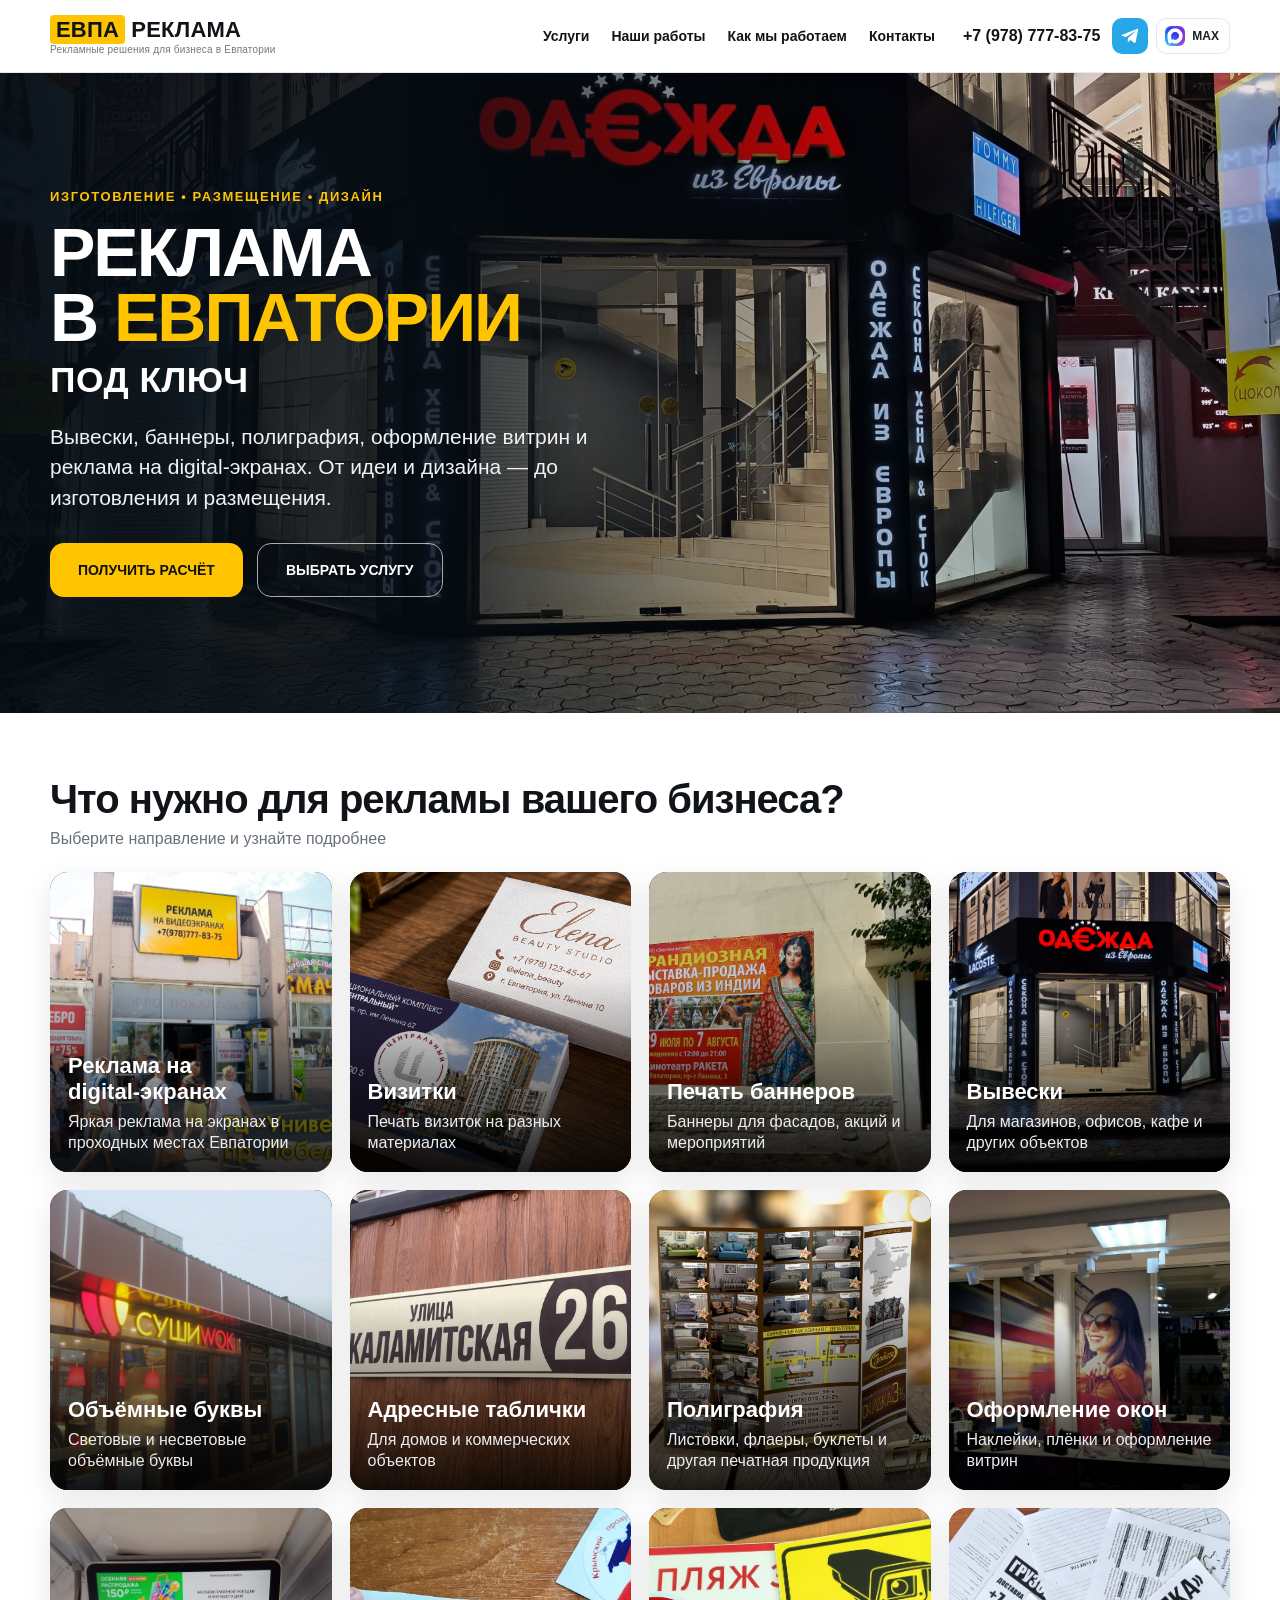
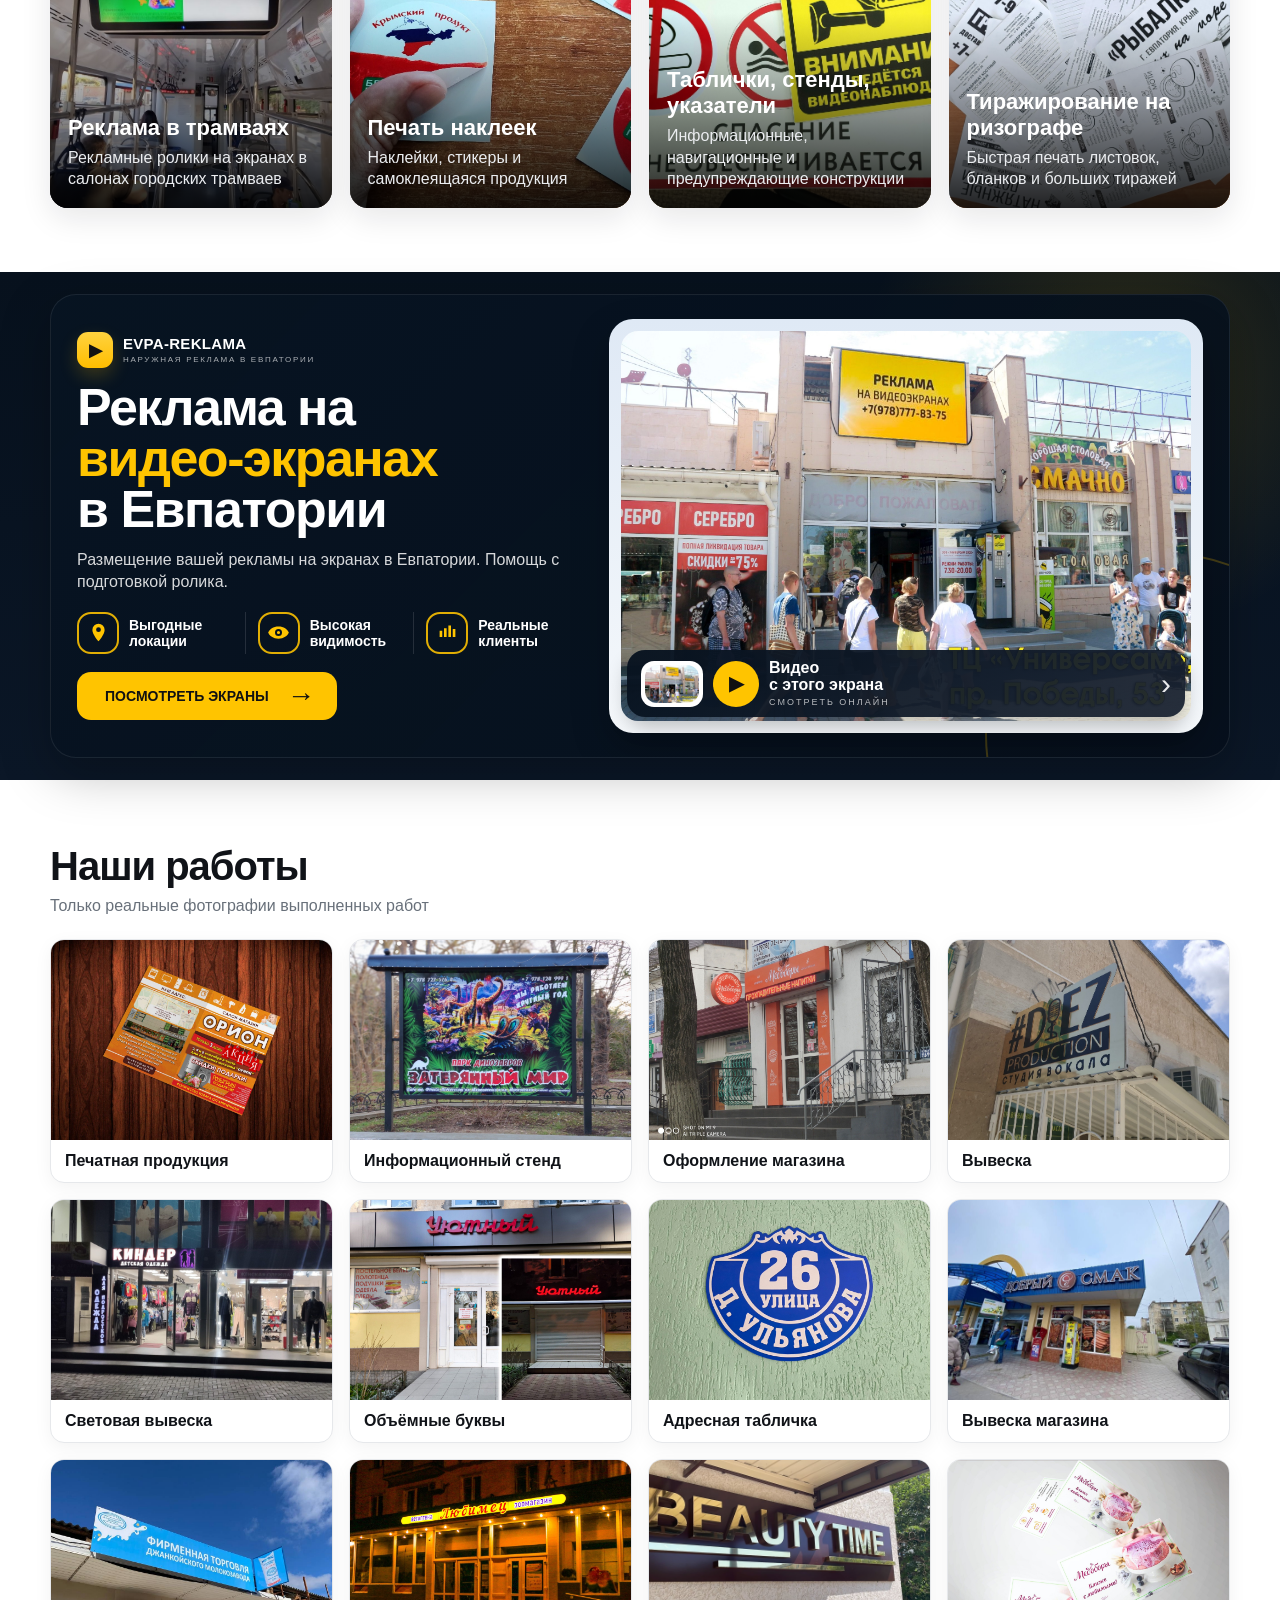
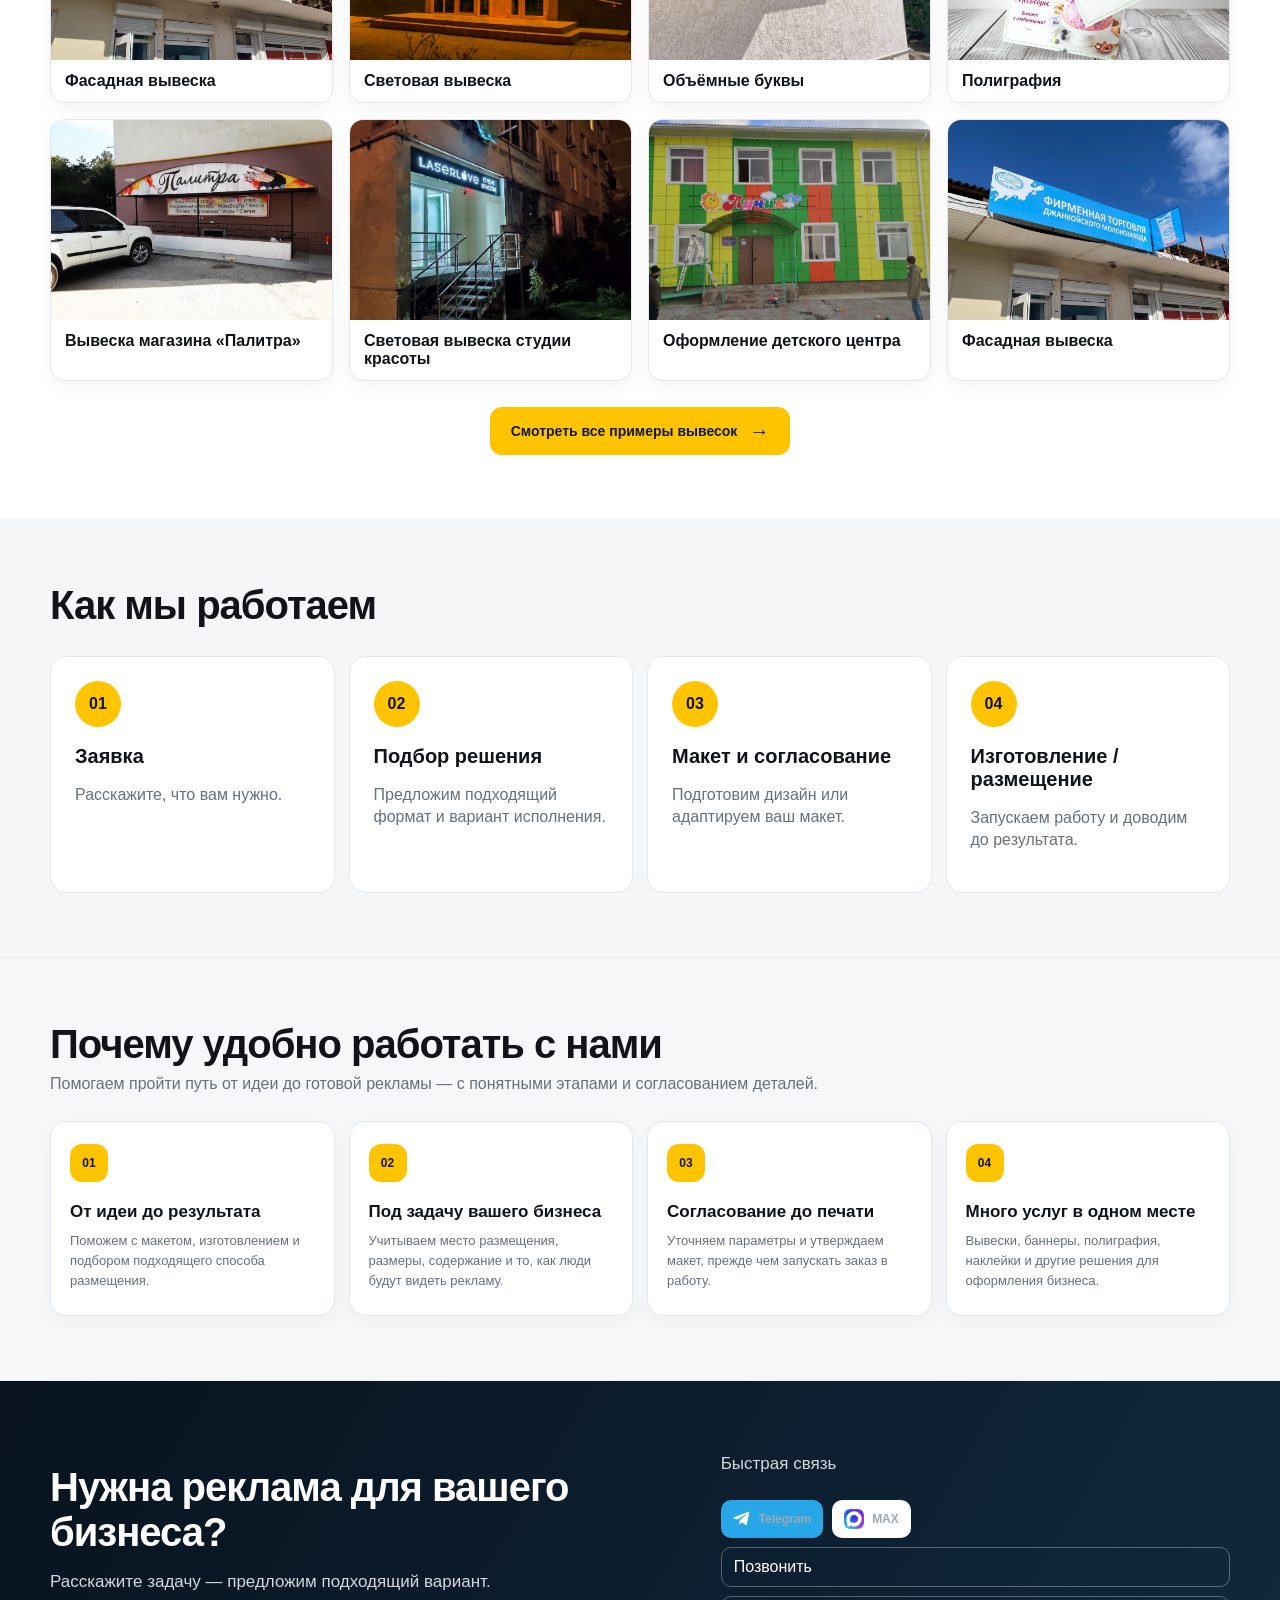
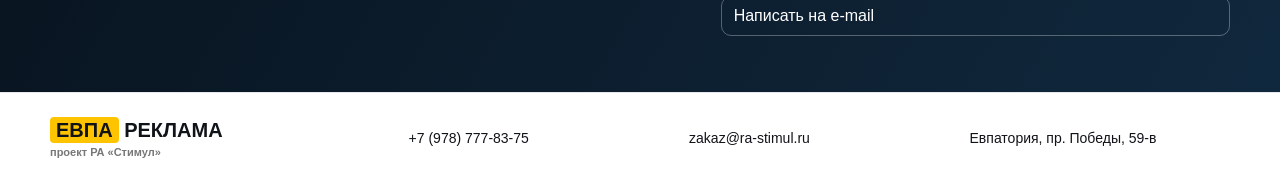
<file: index.html>
<!doctype html>
<html lang="ru">
<head>
  <meta charset="utf-8">
  <meta name="viewport" content="width=device-width, initial-scale=1">
  <title>ЕВПА РЕКЛАМА — реклама для бизнеса в Евпатории</title>
  <meta name="description" content="Вывески, баннеры, полиграфия, оформление витрин и реклама на digital-экранах в Евпатории.">
  <link rel="stylesheet" href="styles.css">
</head>
<body>
<header class="site-header">
  <div class="container header-inner">
    <a class="brand" href="#top" aria-label="ЕВПА РЕКЛАМА">
      <span><b>ЕВПА</b> РЕКЛАМА<small>Рекламные решения для бизнеса в Евпатории</small></span>
    </a>
    <nav class="nav">
      <a href="#services">Услуги</a>
      <a href="#works">Наши работы</a>
      <a href="#process">Как мы работаем</a>
      <a href="#contacts">Контакты</a>
    </nav>
    <div class="header-contact">
      <a class="phone" href="tel:+79787778375">+7 (978) 777-83-75</a>
      <div class="messengers" aria-label="Мессенджеры">
        <a class="messenger telegram" href="https://t.me/+79787778375" aria-label="Telegram" title="Telegram">
          <svg viewBox="0 0 24 24" aria-hidden="true"><path d="M21.7 3.2 18.5 19c-.24 1.12-.88 1.4-1.78.87l-4.88-3.6-2.35 2.27c-.26.26-.48.48-.98.48l.35-4.97 9.05-8.18c.39-.35-.09-.55-.61-.2L6.12 12.7l-4.82-1.51c-1.05-.33-1.07-1.05.22-1.55L20.4 2.37c.87-.32 1.64.2 1.3.83Z"/></svg>
        </a>
        <a class="messenger max" href="https://max.ru/u/f9LHodD0cOL3rLwKmiMOt76GYYzFVZUFxRwOXgvEC0HCrl1jHLdD-e60m8U" aria-label="MAX" title="MAX">
          <img src="assets/max-logo.png" alt="MAX">
          <span class="max-text">MAX</span>
        </a>
      </div>
    </div>
  </div>
</header>

<main id="top">
  <section class="hero">
    <img class="hero-photo" src="assets/hero-sushiwok.jpg" alt="Реальная вывеска Суши WOK в Евпатории">
    <div class="hero-overlay"></div>
    <div class="container hero-content">
      <div class="eyebrow">ИЗГОТОВЛЕНИЕ • РАЗМЕЩЕНИЕ • ДИЗАЙН</div>
      <h1>Реклама<br>в <span>Евпатории</span><small class="hero-subline">под ключ</small></h1>
      <p>Вывески, баннеры, полиграфия, оформление витрин и реклама на digital‑экранах. От идеи и дизайна — до изготовления и размещения.</p>
      <div class="hero-actions">
        <a class="btn primary" href="#lead">Получить расчёт</a>
        <a class="btn ghost" href="#services">Выбрать услугу</a>
      </div>
</div>
  </section>

  <section class="section" id="services">
    <div class="container">
      <div class="section-head">
        <div>
          <h2>Что нужно для рекламы вашего бизнеса?</h2>
          <p>Выберите направление и узнайте подробнее</p>
        </div>
      </div>
      <div class="service-grid">
        <a class="service-card" href="digital-ekrany/index.html">
          <img src="assets/service-digital.jpg" alt="Реклама на digital-экранах">
          <div class="card-copy"><h3>Реклама на digital‑экранах</h3><p>Яркая реклама на экранах в проходных местах Евпатории</p></div>
        </a>
        <a class="service-card" href="vizitki/index.html">
          <img src="assets/service-cards.png" alt="Визитки">
          <div class="card-copy"><h3>Визитки</h3><p>Печать визиток на разных материалах</p></div>
        </a>
        <a class="service-card" href="banner/index.html">
          <img src="assets/service-banner.jpg" alt="Печать баннеров">
          <div class="card-copy"><h3>Печать баннеров</h3><p>Баннеры для фасадов, акций и мероприятий</p></div>
        </a>
        <a class="service-card" href="vyveski/index.html">
          <img src="assets/service-sign.jpg" alt="Вывески">
          <div class="card-copy"><h3>Вывески</h3><p>Для магазинов, офисов, кафе и других объектов</p></div>
        </a>
        <a class="service-card" href="obemnye-bukvy/index.html">
          <img src="assets/service-letters.jpg" alt="Объёмные буквы">
          <div class="card-copy"><h3>Объёмные буквы</h3><p>Световые и несветовые объёмные буквы</p></div>
        </a>
        <a class="service-card" href="adresnye-tablichki/index.html">
          <img src="assets/service-address.jpg" alt="Адресные таблички">
          <div class="card-copy"><h3>Адресные таблички</h3><p>Для домов и коммерческих объектов</p></div>
        </a>
        <a class="service-card" href="poligrafiya/index.html">
          <img src="assets/service-print.jpg" alt="Полиграфия">
          <div class="card-copy"><h3>Полиграфия</h3><p>Листовки, флаеры, буклеты и другая печатная продукция</p></div>
        </a>
        <a class="service-card" href="okna/index.html">
          <img src="assets/service-windows.jpg" alt="Оформление окон">
          <div class="card-copy"><h3>Оформление окон</h3><p>Наклейки, плёнки и оформление витрин</p></div>
        </a>
        <a class="service-card" href="tramvai/index.html">
          <img src="assets/service-tram.jpg" alt="Реклама на экранах в салонах трамваев">
          <div class="card-copy"><h3>Реклама в трамваях</h3><p>Рекламные ролики на экранах в салонах городских трамваев</p></div>
        </a>
        <a class="service-card" href="nakleyki/index.html">
          <img src="assets/service-stickers.jpg" alt="Печать наклеек">
          <div class="card-copy"><h3>Печать наклеек</h3><p>Наклейки, стикеры и самоклеящаяся продукция</p></div>
        </a>
        <a class="service-card" href="tablichki-stendy/index.html">
          <img src="assets/service-signs-stands.jpg" alt="Таблички, стенды, указатели">
          <div class="card-copy"><h3>Таблички, стенды, указатели</h3><p>Информационные, навигационные и предупреждающие конструкции</p></div>
        </a>
        <a class="service-card" href="risograf/index.html">
          <img src="assets/service-risograph.jpg" alt="Тиражирование на ризографе">
          <div class="card-copy"><h3>Тиражирование на ризографе</h3><p>Быстрая печать листовок, бланков и больших тиражей</p></div>
        </a>
      </div>
    </div>
  </section>

  <section class="digital-showcase">
    <div class="container">
      <div class="digital-showcase-card">
        <div class="digital-copy">
          <div class="digital-badge">
            <span class="digital-badge-icon">▶</span>
            <span><strong>EVPA‑REKLAMA</strong><small>наружная реклама в Евпатории</small></span>
          </div>
          <h2>Реклама на <span>видео‑экранах</span><br>в Евпатории</h2>
          <p>Размещение вашей рекламы на экранах в Евпатории. Помощь с подготовкой ролика.</p>
          <div class="digital-features">
            <div class="digital-feature">
              <span class="feature-icon">
                <svg viewBox="0 0 24 24" aria-hidden="true"><path d="M12 2a7 7 0 0 0-7 7c0 5.25 7 13 7 13s7-7.75 7-13a7 7 0 0 0-7-7Zm0 9.5A2.5 2.5 0 1 1 12 6a2.5 2.5 0 0 1 0 5.5Z"/></svg>
              </span>
              <span>Выгодные<br>локации</span>
            </div>
            <div class="digital-feature">
              <span class="feature-icon">
                <svg viewBox="0 0 24 24" aria-hidden="true"><path d="M12 5C6 5 1.73 8.11.18 12c1.55 3.89 5.82 7 11.82 7s10.27-3.11 11.82-7C22.27 8.11 18 5 12 5Zm0 11a4 4 0 1 1 0-8 4 4 0 0 1 0 8Zm0-2.2a1.8 1.8 0 1 0 0-3.6 1.8 1.8 0 0 0 0 3.6Z"/></svg>
              </span>
              <span>Высокая<br>видимость</span>
            </div>
            <div class="digital-feature">
              <span class="feature-icon">
                <svg viewBox="0 0 24 24" aria-hidden="true"><path d="M3 17h3v-7H3v7Zm5 0h3V7H8v10Zm5 0h3V4h-3v13Zm5 0h3v-9h-3v9Z"/></svg>
              </span>
              <span>Реальные<br>клиенты</span>
            </div>
          </div>
          <a class="btn primary showcase-btn" href="digital-ekrany/index.html">Посмотреть экраны</a>
        </div>
        <div class="digital-media">
          <div class="digital-frame">
            <img src="assets/service-digital.jpg" alt="Реклама на видео‑экранах в Евпатории">
            <a class="digital-video-card" href="digital-ekrany/index.html">
              <span class="video-thumb"><img src="assets/service-digital.jpg" alt="Миниатюра экрана"></span>
              <span class="video-play" aria-hidden="true">▶</span>
              <span class="video-text"><strong>Видео<br>с этого экрана</strong><small>Смотреть онлайн</small></span>
              <span class="video-arrow" aria-hidden="true">›</span>
            </a>
          </div>
        </div>
      </div>
    </div>
  </section>

  <section class="section" id="works">
    <div class="container">
      <div class="section-head">
        <div>
          <h2>Наши работы</h2>
          <p>Только реальные фотографии выполненных работ</p>
        </div>
      </div>
      <div class="works-grid">
        <figure><img src="assets/work-flyer.jpg" alt="Печатная продукция"><figcaption>Печатная продукция</figcaption></figure>
        <figure><img src="assets/work-dino.jpg" alt="Информационный стенд"><figcaption>Информационный стенд</figcaption></figure>
        <figure><img src="assets/work-medobori.jpg" alt="Оформление магазина Медоборы"><figcaption>Оформление магазина</figcaption></figure>
        <figure><img src="assets/work-deez.jpg" alt="Вывеска студии вокала"><figcaption>Вывеска</figcaption></figure>
        <figure><img src="assets/work-kinder.jpg" alt="Вывеска магазина Киндер"><figcaption>Световая вывеска</figcaption></figure>
        <figure><img src="assets/work-uyutniy.jpg" alt="Вывеска Уютный"><figcaption>Объёмные буквы</figcaption></figure>
        <figure><img src="assets/work-address.jpg" alt="Адресная табличка"><figcaption>Адресная табличка</figcaption></figure>
        <figure><img src="assets/work-dobriy.jpg" alt="Вывеска Добрый смак"><figcaption>Вывеска магазина</figcaption></figure>
        <figure><img src="assets/work-moloko.jpg" alt="Вывеска фирменной торговли"><figcaption>Фасадная вывеска</figcaption></figure>
        <figure><img src="assets/work-petshop.jpg" alt="Световая вывеска зоомагазина"><figcaption>Световая вывеска</figcaption></figure>
        <figure><img src="assets/work-beauty.jpg" alt="Объёмные буквы Beauty Time"><figcaption>Объёмные буквы</figcaption></figure>
        <figure><img src="assets/work-medobori-print.jpg" alt="Полиграфия Медоборы"><figcaption>Полиграфия</figcaption></figure>
        <figure><img src="assets/sign-palitra.jpg" alt="Вывеска художественного магазина «Палитра»" loading="lazy"><figcaption>Вывеска магазина «Палитра»</figcaption></figure>
        <figure><img src="assets/sign-laserlove.jpg" alt="Световая вывеска студии красоты LASERLOVE" loading="lazy"><figcaption>Световая вывеска студии красоты</figcaption></figure>
        <figure><img src="assets/sign-luchik.jpg" alt="Оформление детского центра «Лучик»" loading="lazy"><figcaption>Оформление детского центра</figcaption></figure>
        <figure><img src="assets/sign-dzhankoy-milk-facade.jpg" alt="Фасадная вывеска фирменной торговли" loading="lazy"><figcaption>Фасадная вывеска</figcaption></figure>
      </div>
      <div class="works-more-wrap"><a class="works-more-link" href="vyveski/index.html#examples">Смотреть все примеры вывесок <span aria-hidden="true">→</span></a></div>
    </div>
  </section>

  <section class="section process" id="process">
    <div class="container">
      <h2>Как мы работаем</h2>
      <div class="steps">
        <div><span>01</span><h3>Заявка</h3><p>Расскажите, что вам нужно.</p></div>
        <div><span>02</span><h3>Подбор решения</h3><p>Предложим подходящий формат и вариант исполнения.</p></div>
        <div><span>03</span><h3>Макет и согласование</h3><p>Подготовим дизайн или адаптируем ваш макет.</p></div>
        <div><span>04</span><h3>Изготовление / размещение</h3><p>Запускаем работу и доводим до результата.</p></div>
      </div>
    </div>
  </section>

  <section class="section advantages-section" id="advantages">
    <div class="container">
      <div class="section-head">
        <div>
          <h2>Почему удобно работать с нами</h2>
          <p>Помогаем пройти путь от идеи до готовой рекламы — с понятными этапами и согласованием деталей.</p>
        </div>
      </div>
      <div class="advantages-grid">
        <article class="advantage-card">
          <span class="advantage-mark">01</span>
          <h3>От идеи до результата</h3>
          <p>Поможем с макетом, изготовлением и подбором подходящего способа размещения.</p>
        </article>
        <article class="advantage-card">
          <span class="advantage-mark">02</span>
          <h3>Под задачу вашего бизнеса</h3>
          <p>Учитываем место размещения, размеры, содержание и то, как люди будут видеть рекламу.</p>
        </article>
        <article class="advantage-card">
          <span class="advantage-mark">03</span>
          <h3>Согласование до печати</h3>
          <p>Уточняем параметры и утверждаем макет, прежде чем запускать заказ в работу.</p>
        </article>
        <article class="advantage-card">
          <span class="advantage-mark">04</span>
          <h3>Много услуг в одном месте</h3>
          <p>Вывески, баннеры, полиграфия, наклейки и другие решения для оформления бизнеса.</p>
        </article>
      </div>
    </div>
  </section>

  <section class="lead" id="lead">
    <div class="container lead-grid">
      <div>
        <h2>Нужна реклама для вашего бизнеса?</h2>
        <p>Расскажите задачу — предложим подходящий вариант.</p>
      </div>
<div class="quick">
        <p>Быстрая связь</p>
        <div class="quick-messengers">
          <a class="quick-msg telegram" href="https://t.me/+79787778375" aria-label="Telegram">
            <svg viewBox="0 0 24 24" aria-hidden="true"><path d="M21.7 3.2 18.5 19c-.24 1.12-.88 1.4-1.78.87l-4.88-3.6-2.35 2.27c-.26.26-.48.48-.98.48l.35-4.97 9.05-8.18c.39-.35-.09-.55-.61-.2L6.12 12.7l-4.82-1.51c-1.05-.33-1.07-1.05.22-1.55L20.4 2.37c.87-.32 1.64.2 1.3.83Z"/></svg>
            <span>Telegram</span>
          </a>
          <a class="quick-msg max" href="https://max.ru/u/f9LHodD0cOL3rLwKmiMOt76GYYzFVZUFxRwOXgvEC0HCrl1jHLdD-e60m8U" aria-label="MAX">
            <img src="assets/max-logo.png" alt="MAX">
            <span>MAX</span>
          </a>
        </div>
        <a href="tel:+79787778375">Позвонить</a>
        <a href="mailto:zakaz@ra-stimul.ru">Написать на e‑mail</a>
      </div>
    </div>
  </section>
</main>

<footer id="contacts">
  <div class="container footer-inner">
    <div class="footer-brand"><b>ЕВПА</b> РЕКЛАМА <small>проект РА «Стимул»</small></div>
    <div>+7 (978) 777-83-75</div>
    <div>zakaz@ra-stimul.ru</div>
    <div>Евпатория, пр. Победы, 59‑в</div>
  </div>
</footer>
</body>
</html>
</file>
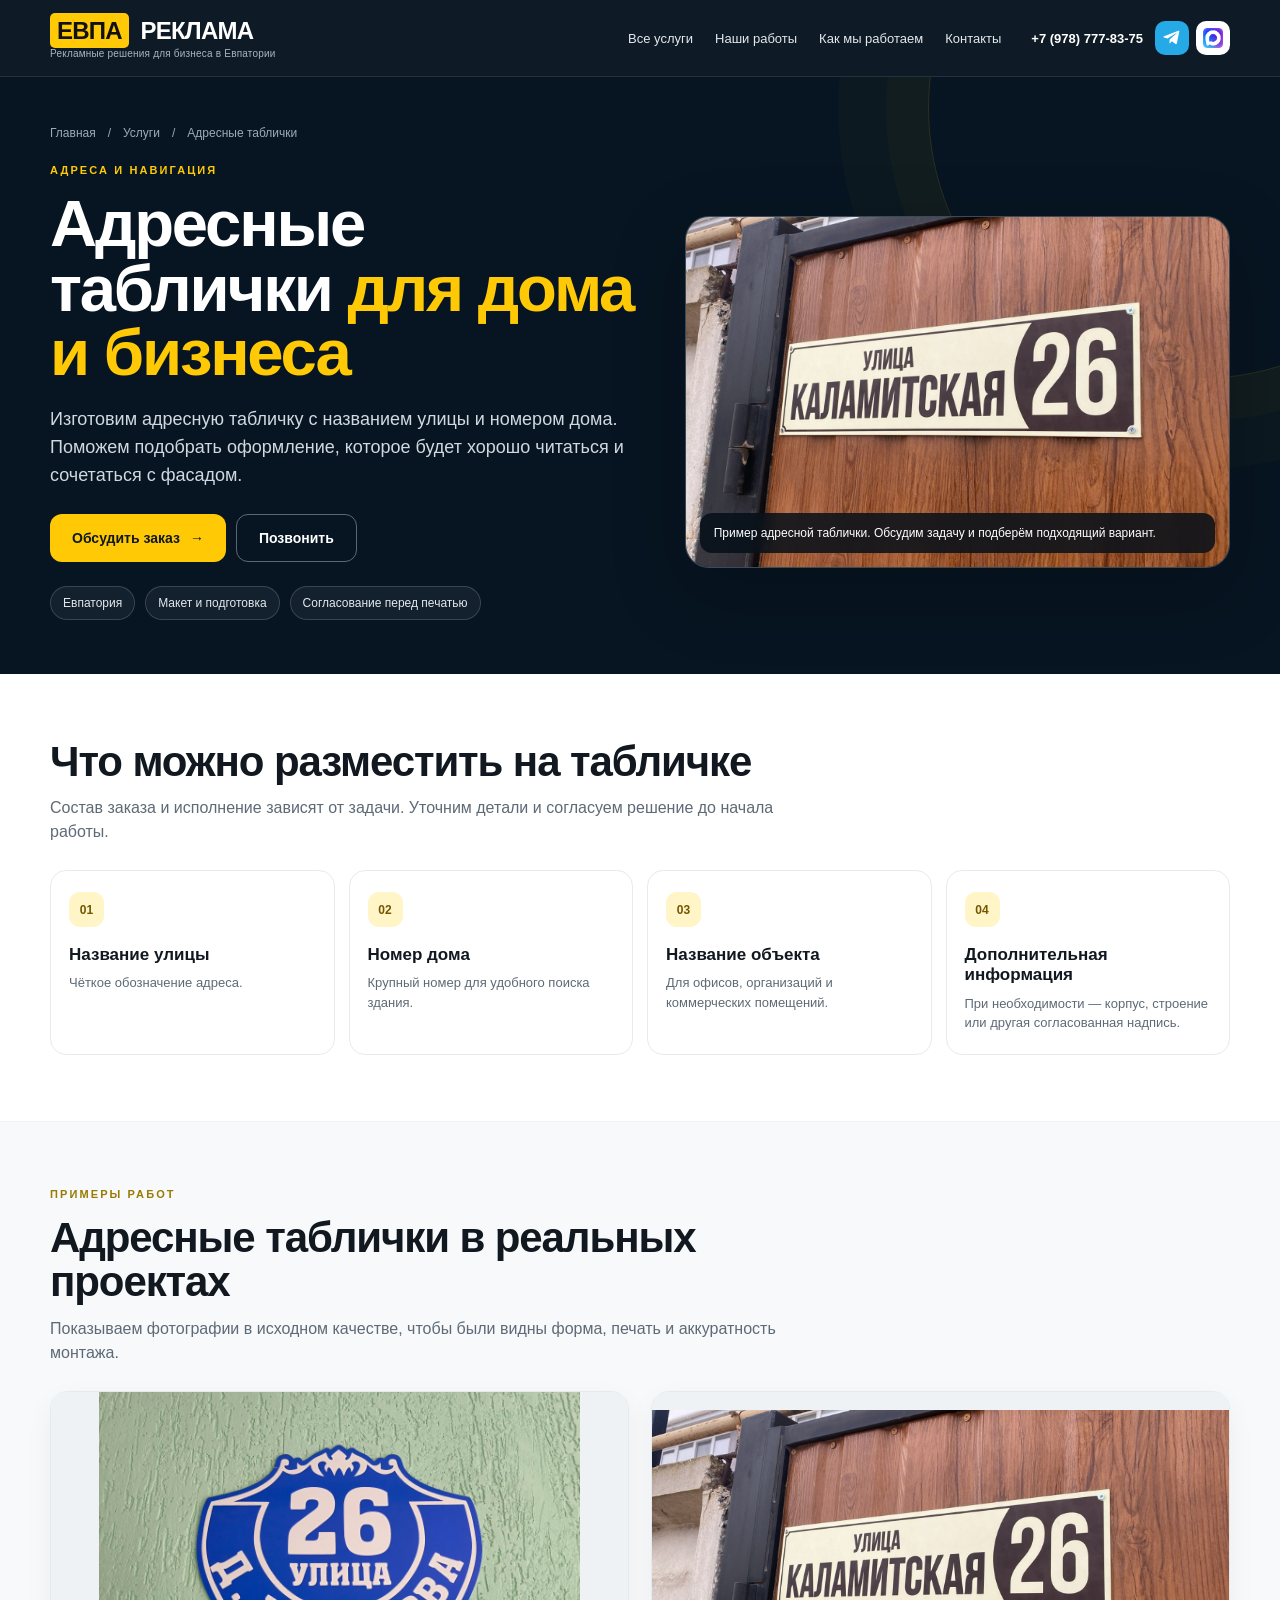
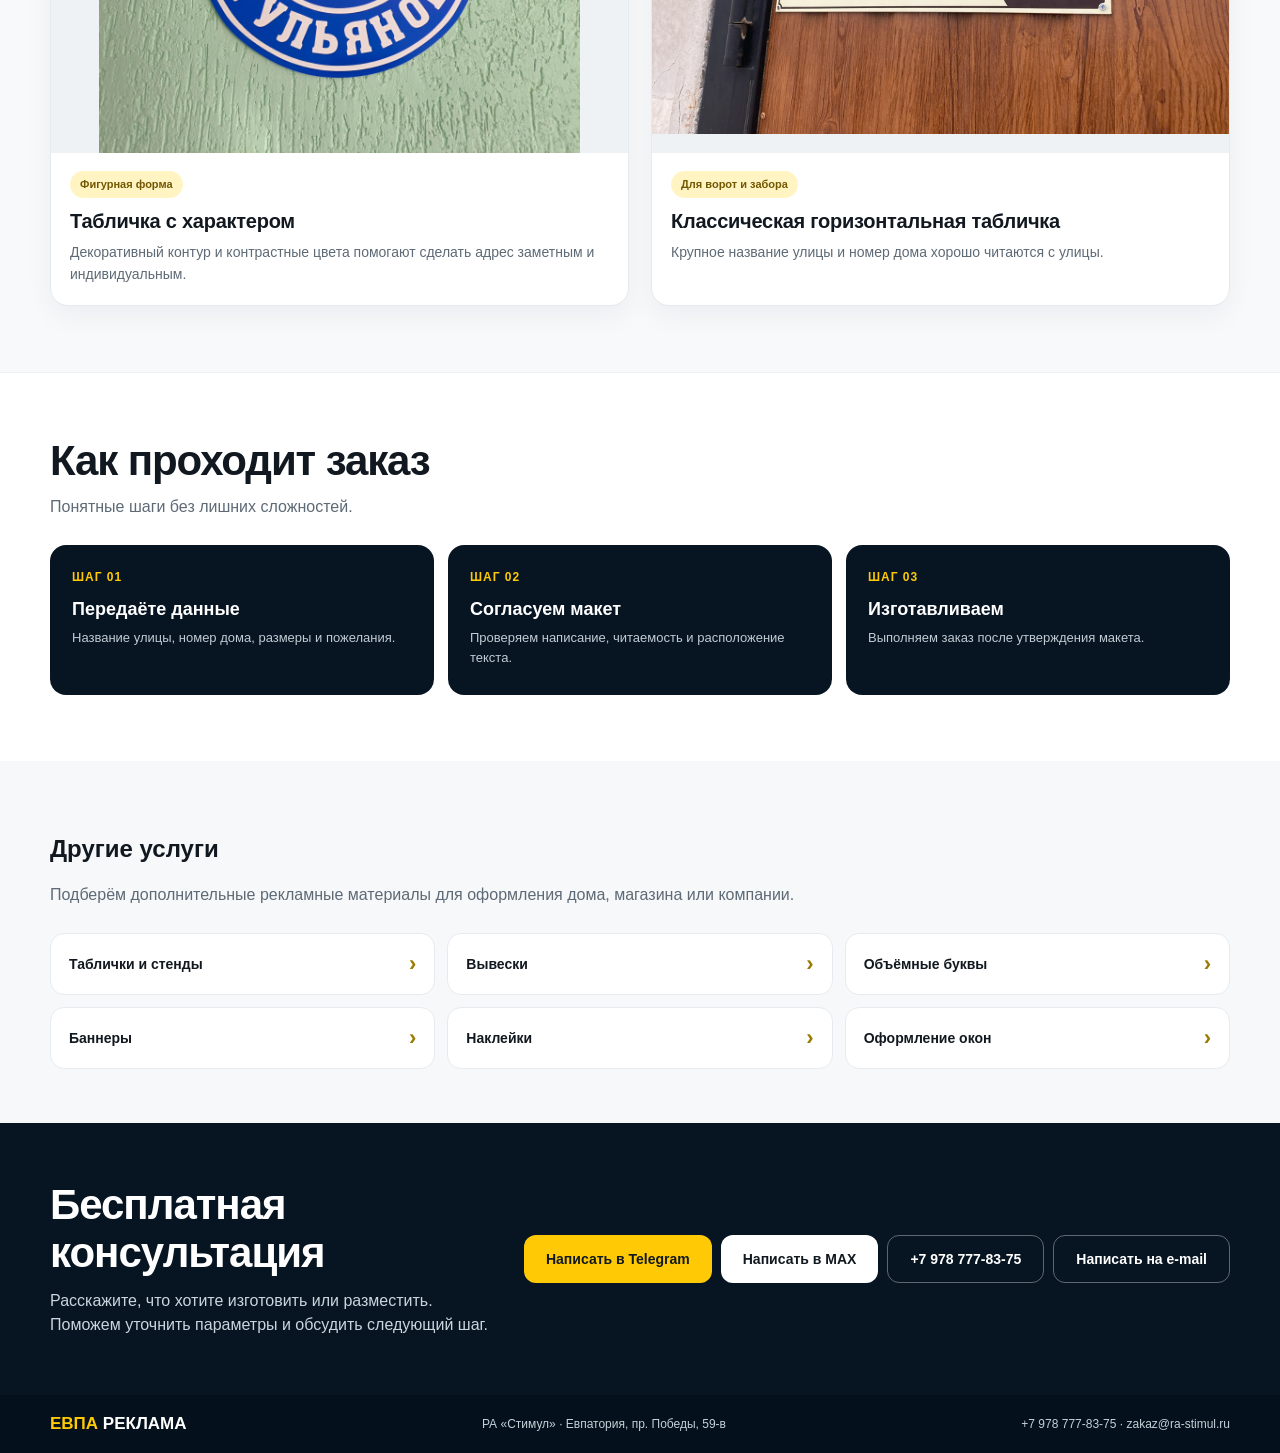
<file: adresnye-tablichki/index.html>
<!doctype html>
<html lang="ru"><head><meta charset="utf-8"><meta name="viewport" content="width=device-width, initial-scale=1"><title>Адресные таблички в Евпатории — ЕВПА РЕКЛАМА</title><meta name="description" content="Изготовление адресных табличек для частных домов, зданий и коммерческих объектов в Евпатории."><link rel="stylesheet" href="../service.css"></head>
<body>
<header class="site-header"><div class="container header-inner">
<a class="brand" href="../index.html"><span><b>ЕВПА</b> РЕКЛАМА<small>Рекламные решения для бизнеса в Евпатории</small></span></a>
<nav class="nav"><a href="../index.html#services">Все услуги</a><a href="../index.html#works">Наши работы</a><a href="#how">Как мы работаем</a><a href="#contacts">Контакты</a></nav>
<div class="header-contact"><a class="phone" href="tel:+79787778375">+7 (978) 777-83-75</a><div class="messengers"><a class="messenger telegram" href="https://t.me/+79787778375" aria-label="Telegram"><svg viewBox="0 0 24 24"><path d="M21.7 3.2 18.5 19c-.24 1.12-.88 1.4-1.78.87l-4.88-3.6-2.35 2.27c-.26.26-.48.48-.98.48l.35-4.97 9.05-8.18c.39-.35-.09-.55-.61-.2L6.12 12.7l-4.82-1.51c-1.05-.33-1.07-1.05.22-1.55L20.4 2.37c.87-.32 1.64.2 1.3.83Z"/></svg></a><a class="messenger max" href="https://max.ru/u/f9LHodD0cOL3rLwKmiMOt76GYYzFVZUFxRwOXgvEC0HCrl1jHLdD-e60m8U" aria-label="MAX"><img src="../assets/max-logo.png" alt="MAX"/></a></div></div>
</div></header>
<main>
<section class="service-hero"><div class="container"><div class="breadcrumbs"><a href="../index.html">Главная</a>　/　<a href="../index.html#services">Услуги</a>　/　Адресные таблички</div>
<div class="hero-grid"><div class="hero-copy"><div class="eyebrow">АДРЕСА И НАВИГАЦИЯ</div><h1>Адресные таблички <span>для дома и бизнеса</span></h1><p class="intro">Изготовим адресную табличку с названием улицы и номером дома. Поможем подобрать оформление, которое будет хорошо читаться и сочетаться с фасадом.</p><div class="hero-actions"><a class="btn btn-primary" href="#contacts">Обсудить заказ <span style="margin-left:10px">→</span></a><a class="btn btn-secondary" href="tel:+79787778375">Позвонить</a></div><div class="hero-points"><span>Евпатория</span><span>Макет и подготовка</span><span>Согласование перед печатью</span></div></div>
<div class="hero-image"><img src="../assets/service-address.jpg" alt="Пример адресной таблички"><div class="image-caption">Пример адресной таблички. Обсудим задачу и подберём подходящий вариант.</div></div></div></div></section>
<section class="section"><div class="container"><div class="section-head"><h2>Что можно разместить на табличке</h2><p>Состав заказа и исполнение зависят от задачи. Уточним детали и согласуем решение до начала работы.</p></div><div class="item-grid"><article class="item-card"><span class="item-number">01</span><h3>Название улицы</h3><p>Чёткое обозначение адреса.</p></article><article class="item-card"><span class="item-number">02</span><h3>Номер дома</h3><p>Крупный номер для удобного поиска здания.</p></article><article class="item-card"><span class="item-number">03</span><h3>Название объекта</h3><p>Для офисов, организаций и коммерческих помещений.</p></article><article class="item-card"><span class="item-number">04</span><h3>Дополнительная информация</h3><p>При необходимости — корпус, строение или другая согласованная надпись.</p></article></div></div></section>
<section class="section section-portfolio" id="examples"><div class="container"><div class="section-head"><div class="eyebrow" style="color:#9a7a00">ПРИМЕРЫ РАБОТ</div><h2>Адресные таблички в реальных проектах</h2><p>Показываем фотографии в исходном качестве, чтобы были видны форма, печать и аккуратность монтажа.</p></div><div class="address-example-grid">
<article class="address-example-card"><div class="address-example-media"><img src="../assets/work-address.jpg" alt="Фигурная синяя адресная табличка «26, улица Ульяновская» на фасаде" loading="lazy"></div><div class="address-example-copy"><span class="address-example-tag">Фигурная форма</span><h3>Табличка с характером</h3><p>Декоративный контур и контрастные цвета помогают сделать адрес заметным и индивидуальным.</p></div></article>
<article class="address-example-card"><div class="address-example-media"><img src="../assets/service-address.jpg" alt="Горизонтальная адресная табличка «улица Каламитская, 26» на воротах" loading="lazy"></div><div class="address-example-copy"><span class="address-example-tag">Для ворот и забора</span><h3>Классическая горизонтальная табличка</h3><p>Крупное название улицы и номер дома хорошо читаются с улицы.</p></div></article>
</div></div></section>
<section class="section" id="how"><div class="container"><div class="section-head"><h2>Как проходит заказ</h2><p>Понятные шаги без лишних сложностей.</p></div><div class="steps-grid"><article class="step-card"><span class="step-num">ШАГ 01</span><h3>Передаёте данные</h3><p>Название улицы, номер дома, размеры и пожелания.</p></article><article class="step-card"><span class="step-num">ШАГ 02</span><h3>Согласуем макет</h3><p>Проверяем написание, читаемость и расположение текста.</p></article><article class="step-card"><span class="step-num">ШАГ 03</span><h3>Изготавливаем</h3><p>Выполняем заказ после утверждения макета.</p></article></div></div></section>
<section class="related"><div class="container"><div class="section-head"><h2>Другие услуги</h2><p>Подберём дополнительные рекламные материалы для оформления дома, магазина или компании.</p></div><div class="related-grid">
<a class="related-link" href="../tablichki-stendy/index.html">Таблички и стенды<span>›</span></a>
<a class="related-link" href="../vyveski/index.html">Вывески<span>›</span></a>
<a class="related-link" href="../obemnye-bukvy/index.html">Объёмные буквы<span>›</span></a>
<a class="related-link" href="../banner/index.html">Баннеры<span>›</span></a>
<a class="related-link" href="../nakleyki/index.html">Наклейки<span>›</span></a>
<a class="related-link" href="../okna/index.html">Оформление окон<span>›</span></a>
</div></div></section>
<section class="contact-section" id="contacts"><div class="container contact-grid"><div><h2>Бесплатная консультация</h2><p>Расскажите, что хотите изготовить или разместить. Поможем уточнить параметры и обсудить следующий шаг.</p></div><div class="contact-actions"><a class="btn btn-primary" href="https://t.me/+79787778375">Написать в Telegram</a><a class="btn btn-light" href="https://max.ru/u/f9LHodD0cOL3rLwKmiMOt76GYYzFVZUFxRwOXgvEC0HCrl1jHLdD-e60m8U">Написать в MAX</a><a class="btn btn-secondary" href="tel:+79787778375">+7 978 777-83-75</a><a class="btn btn-secondary" href="mailto:zakaz@ra-stimul.ru">Написать на e-mail</a></div></div></section>
</main><footer class="footer"><div class="container footer-inner"><a class="footer-brand" href="../index.html"><b>ЕВПА</b> РЕКЛАМА</a><span>РА «Стимул» · Евпатория, пр. Победы, 59-в</span><span><a href="tel:+79787778375">+7 978 777-83-75</a> · <a href="mailto:zakaz@ra-stimul.ru">zakaz@ra-stimul.ru</a></span></div></footer>
</body></html>
</file>
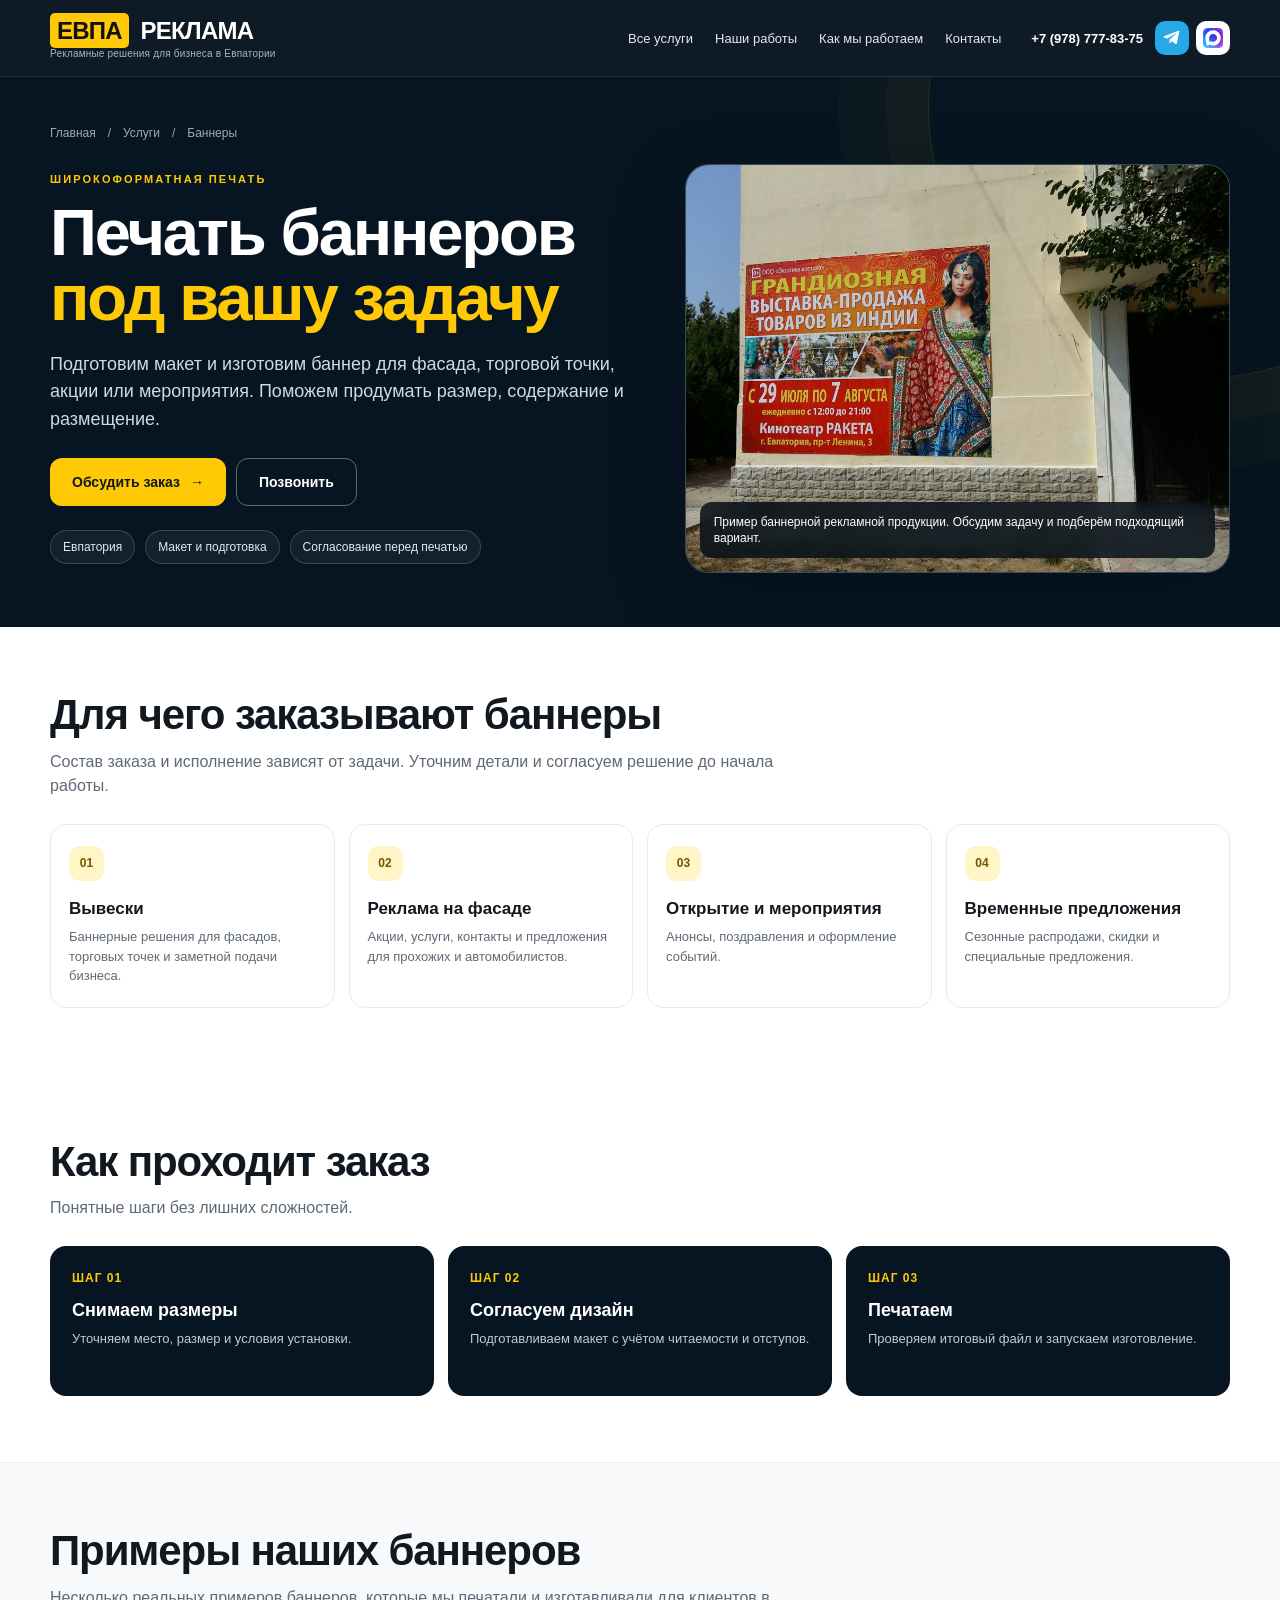
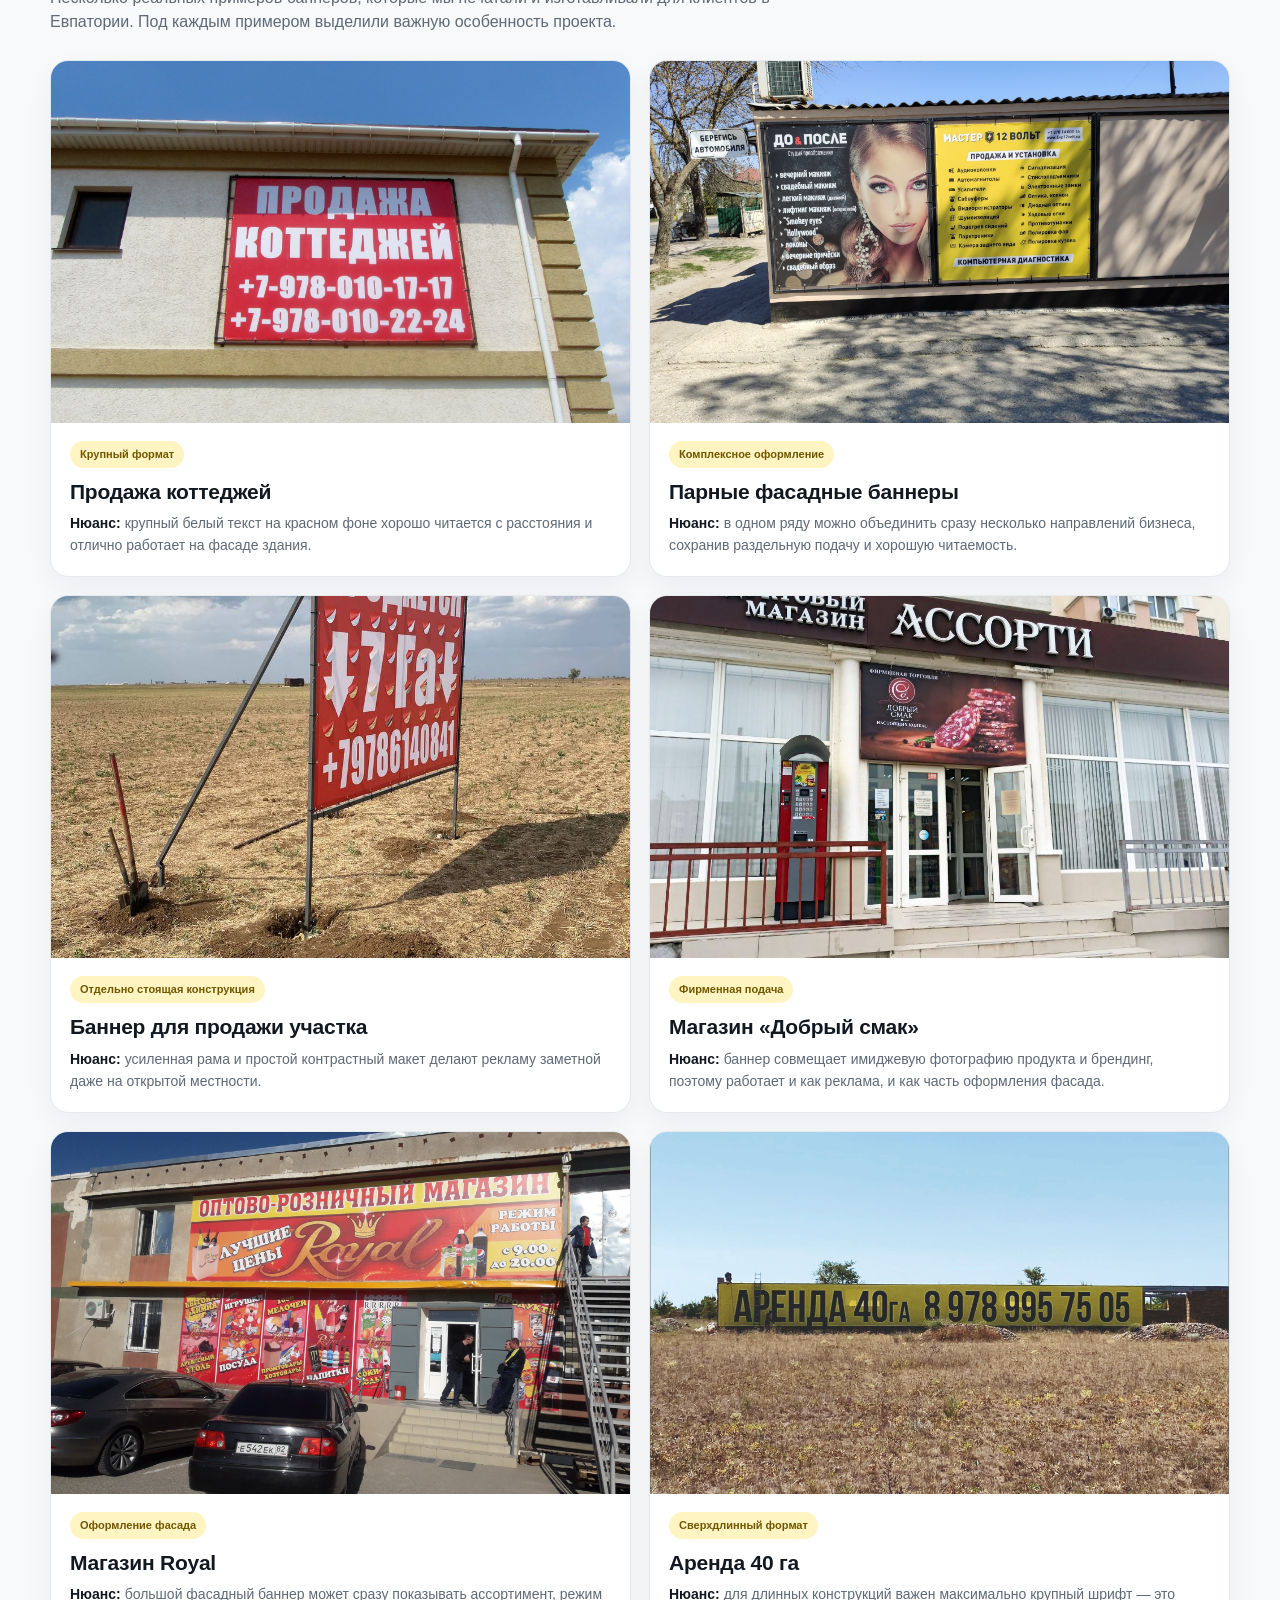
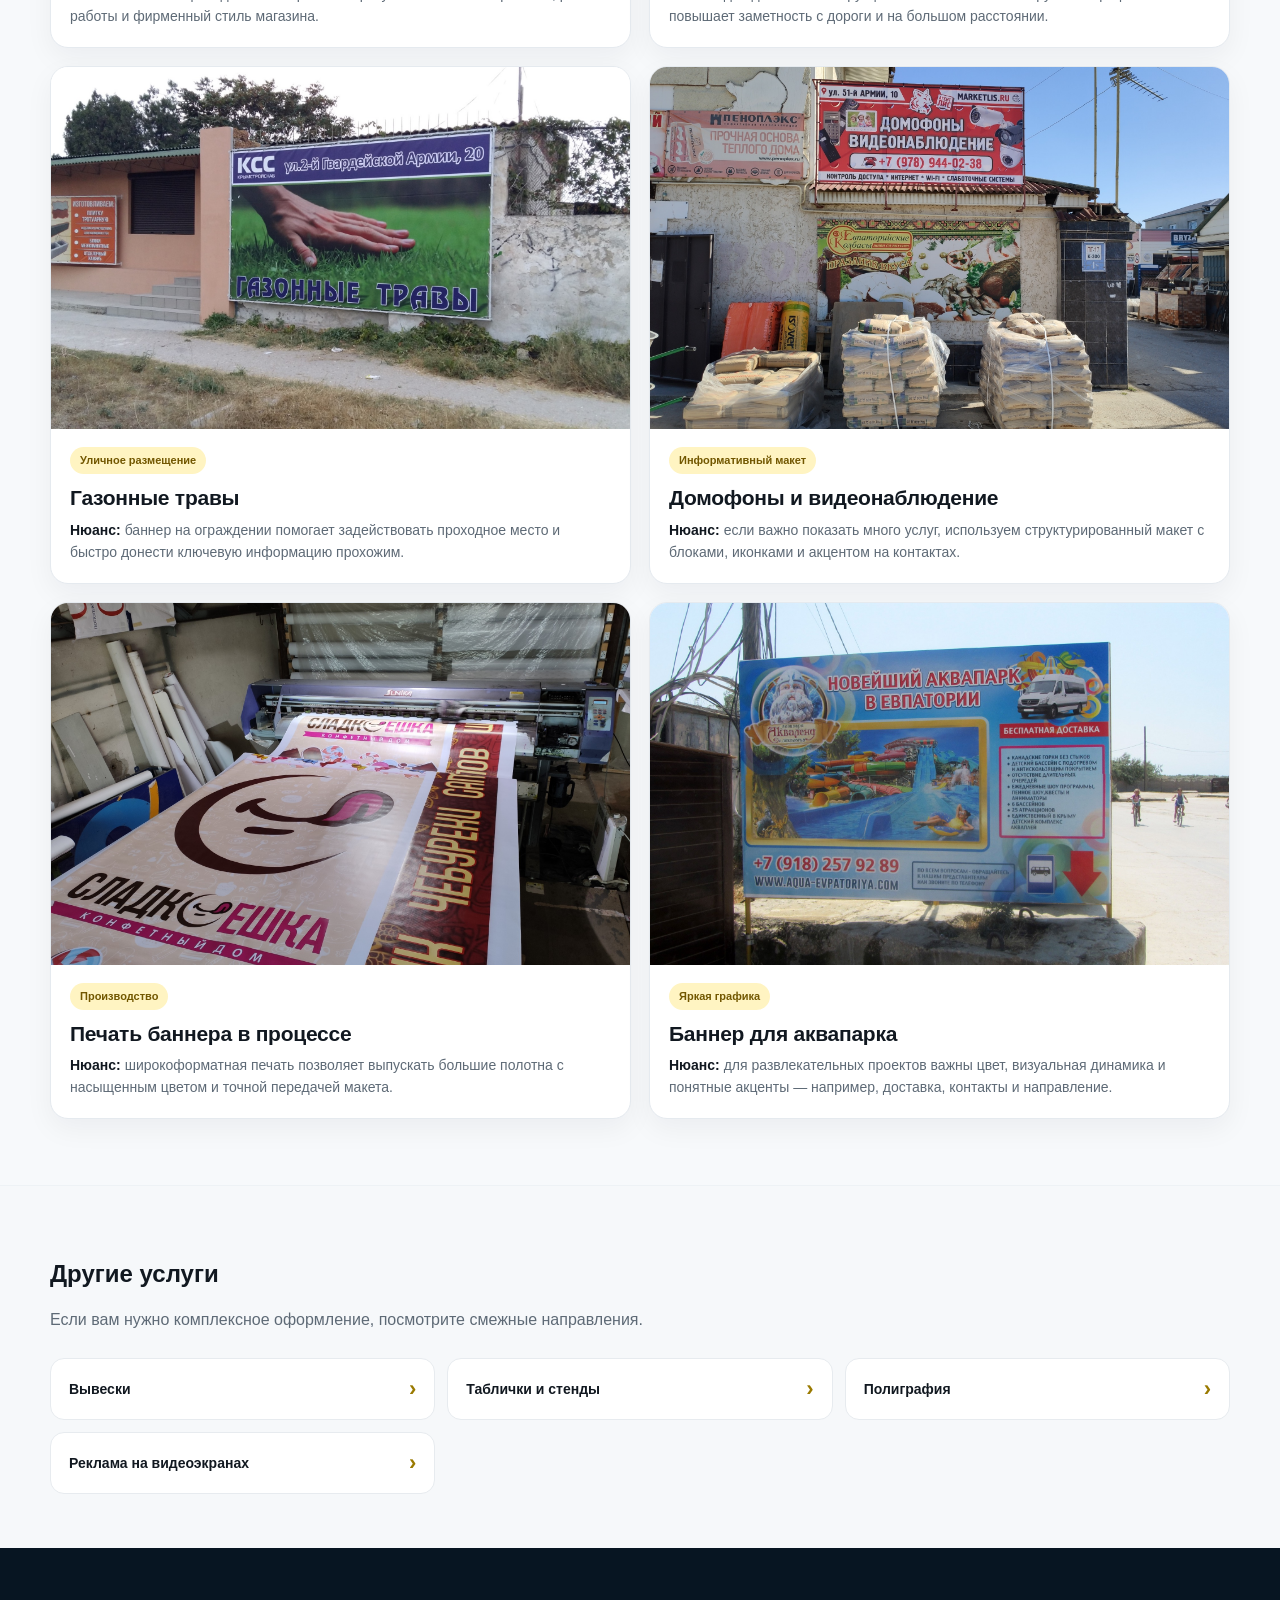
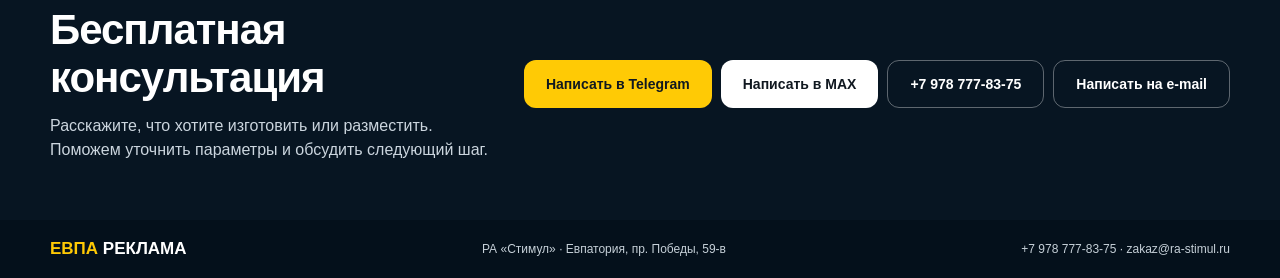
<file: banner/index.html>
<!doctype html>
<html lang="ru"><head><meta charset="utf-8"><meta name="viewport" content="width=device-width, initial-scale=1"><title>Печать баннеров в Евпатории — ЕВПА РЕКЛАМА</title><meta name="description" content="Печать и изготовление рекламных баннеров в Евпатории для фасадов, акций и мероприятий."><link rel="stylesheet" href="../service.css"></head>
<body>
<header class="site-header"><div class="container header-inner">
<a class="brand" href="../index.html"><span><b>ЕВПА</b> РЕКЛАМА<small>Рекламные решения для бизнеса в Евпатории</small></span></a>
<nav class="nav"><a href="../index.html#services">Все услуги</a><a href="../index.html#works">Наши работы</a><a href="#how">Как мы работаем</a><a href="#contacts">Контакты</a></nav>
<div class="header-contact"><a class="phone" href="tel:+79787778375">+7 (978) 777-83-75</a><div class="messengers"><a class="messenger telegram" href="https://t.me/+79787778375" aria-label="Telegram"><svg viewBox="0 0 24 24"><path d="M21.7 3.2 18.5 19c-.24 1.12-.88 1.4-1.78.87l-4.88-3.6-2.35 2.27c-.26.26-.48.48-.98.48l.35-4.97 9.05-8.18c.39-.35-.09-.55-.61-.2L6.12 12.7l-4.82-1.51c-1.05-.33-1.07-1.05.22-1.55L20.4 2.37c.87-.32 1.64.2 1.3.83Z"/></svg></a><a class="messenger max" href="https://max.ru/u/f9LHodD0cOL3rLwKmiMOt76GYYzFVZUFxRwOXgvEC0HCrl1jHLdD-e60m8U" aria-label="MAX"><img src="../assets/max-logo.png" alt="MAX"/></a></div></div>
</div></header>
<main>
<section class="service-hero"><div class="container"><div class="breadcrumbs"><a href="../index.html">Главная</a>　/　<a href="../index.html#services">Услуги</a>　/　Баннеры</div>
<div class="hero-grid"><div class="hero-copy"><div class="eyebrow">ШИРОКОФОРМАТНАЯ ПЕЧАТЬ</div><h1>Печать баннеров <span>под вашу задачу</span></h1><p class="intro">Подготовим макет и изготовим баннер для фасада, торговой точки, акции или мероприятия. Поможем продумать размер, содержание и размещение.</p><div class="hero-actions"><a class="btn btn-primary" href="#contacts">Обсудить заказ <span style="margin-left:10px">→</span></a><a class="btn btn-secondary" href="tel:+79787778375">Позвонить</a></div><div class="hero-points"><span>Евпатория</span><span>Макет и подготовка</span><span>Согласование перед печатью</span></div></div>
<div class="hero-image"><img src="../assets/service-banner.jpg" alt="Пример баннерной рекламной продукции"><div class="image-caption">Пример баннерной рекламной продукции. Обсудим задачу и подберём подходящий вариант.</div></div></div></div></section>
<section class="section"><div class="container"><div class="section-head"><h2>Для чего заказывают баннеры</h2><p>Состав заказа и исполнение зависят от задачи. Уточним детали и согласуем решение до начала работы.</p></div><div class="item-grid"><article class="item-card"><span class="item-number">01</span><h3>Вывески</h3><p>Баннерные решения для фасадов, торговых точек и заметной подачи бизнеса.</p></article><article class="item-card"><span class="item-number">02</span><h3>Реклама на фасаде</h3><p>Акции, услуги, контакты и предложения для прохожих и автомобилистов.</p></article><article class="item-card"><span class="item-number">03</span><h3>Открытие и мероприятия</h3><p>Анонсы, поздравления и оформление событий.</p></article><article class="item-card"><span class="item-number">04</span><h3>Временные предложения</h3><p>Сезонные распродажи, скидки и специальные предложения.</p></article></div></div></section>

<section class="section" id="how"><div class="container"><div class="section-head"><h2>Как проходит заказ</h2><p>Понятные шаги без лишних сложностей.</p></div><div class="steps-grid"><article class="step-card"><span class="step-num">ШАГ 01</span><h3>Снимаем размеры</h3><p>Уточняем место, размер и условия установки.</p></article><article class="step-card"><span class="step-num">ШАГ 02</span><h3>Согласуем дизайн</h3><p>Подготавливаем макет с учётом читаемости и отступов.</p></article><article class="step-card"><span class="step-num">ШАГ 03</span><h3>Печатаем</h3><p>Проверяем итоговый файл и запускаем изготовление.</p></article></div></div></section>
<section class="section section-portfolio"><div class="container"><div class="section-head"><h2>Примеры наших баннеров</h2><p>Несколько реальных примеров баннеров, которые мы печатали и изготавливали для клиентов в Евпатории. Под каждым примером выделили важную особенность проекта.</p></div><div class="banner-example-grid"><article class="banner-example-card"><div class="banner-example-media"><img src="../assets/banner-example-cottages.jpg" alt="Баннер продажа коттеджей на фасаде здания"></div><div class="banner-example-copy"><span class="banner-detail">Крупный формат</span><h3>Продажа коттеджей</h3><p><b>Нюанс:</b> крупный белый текст на красном фоне хорошо читается с расстояния и отлично работает на фасаде здания.</p></div></article><article class="banner-example-card"><div class="banner-example-media"><img src="../assets/banner-example-beauty-auto.jpg" alt="Два баннера на фасаде с разными услугами"></div><div class="banner-example-copy"><span class="banner-detail">Комплексное оформление</span><h3>Парные фасадные баннеры</h3><p><b>Нюанс:</b> в одном ряду можно объединить сразу несколько направлений бизнеса, сохранив раздельную подачу и хорошую читаемость.</p></div></article><article class="banner-example-card"><div class="banner-example-media"><img src="../assets/banner-example-field-sale.jpg" alt="Отдельно стоящий баннер продается 1.7 га в поле"></div><div class="banner-example-copy"><span class="banner-detail">Отдельно стоящая конструкция</span><h3>Баннер для продажи участка</h3><p><b>Нюанс:</b> усиленная рама и простой контрастный макет делают рекламу заметной даже на открытой местности.</p></div></article><article class="banner-example-card"><div class="banner-example-media"><img src="../assets/banner-example-dobriy-smak.jpg" alt="Фирменный баннер для мясного магазина"></div><div class="banner-example-copy"><span class="banner-detail">Фирменная подача</span><h3>Магазин «Добрый смак»</h3><p><b>Нюанс:</b> баннер совмещает имиджевую фотографию продукта и брендинг, поэтому работает и как реклама, и как часть оформления фасада.</p></div></article><article class="banner-example-card"><div class="banner-example-media"><img src="../assets/banner-example-royal.jpg" alt="Большой баннер оптово-розничного магазина Royal"></div><div class="banner-example-copy"><span class="banner-detail">Оформление фасада</span><h3>Магазин Royal</h3><p><b>Нюанс:</b> большой фасадный баннер может сразу показывать ассортимент, режим работы и фирменный стиль магазина.</p></div></article><article class="banner-example-card"><div class="banner-example-media"><img src="../assets/banner-example-arenda-40ga.jpg" alt="Очень длинный баннер аренда 40 га"></div><div class="banner-example-copy"><span class="banner-detail">Сверхдлинный формат</span><h3>Аренда 40 га</h3><p><b>Нюанс:</b> для длинных конструкций важен максимально крупный шрифт — это повышает заметность с дороги и на большом расстоянии.</p></div></article><article class="banner-example-card"><div class="banner-example-media"><img src="../assets/banner-example-gazon.jpg" alt="Баннер газонные травы на ограждении"></div><div class="banner-example-copy"><span class="banner-detail">Уличное размещение</span><h3>Газонные травы</h3><p><b>Нюанс:</b> баннер на ограждении помогает задействовать проходное место и быстро донести ключевую информацию прохожим.</p></div></article><article class="banner-example-card"><div class="banner-example-media"><img src="../assets/banner-example-domofony.jpg" alt="Баннер домофоны видеонаблюдение на фасаде"></div><div class="banner-example-copy"><span class="banner-detail">Информативный макет</span><h3>Домофоны и видеонаблюдение</h3><p><b>Нюанс:</b> если важно показать много услуг, используем структурированный макет с блоками, иконками и акцентом на контактах.</p></div></article><article class="banner-example-card"><div class="banner-example-media"><img src="../assets/banner-example-print-process.jpg" alt="Печать баннера на широкоформатном принтере"></div><div class="banner-example-copy"><span class="banner-detail">Производство</span><h3>Печать баннера в процессе</h3><p><b>Нюанс:</b> широкоформатная печать позволяет выпускать большие полотна с насыщенным цветом и точной передачей макета.</p></div></article><article class="banner-example-card"><div class="banner-example-media"><img src="../assets/banner-example-aquapark.jpg" alt="Яркий рекламный баннер аквапарка"></div><div class="banner-example-copy"><span class="banner-detail">Яркая графика</span><h3>Баннер для аквапарка</h3><p><b>Нюанс:</b> для развлекательных проектов важны цвет, визуальная динамика и понятные акценты — например, доставка, контакты и направление.</p></div></article></div></div></section><section class="related"><div class="container"><div class="section-head"><h2>Другие услуги</h2><p>Если вам нужно комплексное оформление, посмотрите смежные направления.</p></div><div class="related-grid"><a class="related-link" href="../vyveski/index.html">Вывески<span>›</span></a><a class="related-link" href="../tablichki-stendy/index.html">Таблички и стенды<span>›</span></a><a class="related-link" href="../poligrafiya/index.html">Полиграфия<span>›</span></a><a class="related-link" href="../digital-ekrany/index.html">Реклама на видеоэкранах<span>›</span></a></div></div></section>
<section class="contact-section" id="contacts"><div class="container contact-grid"><div><h2>Бесплатная консультация</h2><p>Расскажите, что хотите изготовить или разместить. Поможем уточнить параметры и обсудить следующий шаг.</p></div><div class="contact-actions"><a class="btn btn-primary" href="https://t.me/+79787778375">Написать в Telegram</a><a class="btn btn-light" href="https://max.ru/u/f9LHodD0cOL3rLwKmiMOt76GYYzFVZUFxRwOXgvEC0HCrl1jHLdD-e60m8U">Написать в MAX</a><a class="btn btn-secondary" href="tel:+79787778375">+7 978 777-83-75</a><a class="btn btn-secondary" href="mailto:zakaz@ra-stimul.ru">Написать на e-mail</a></div></div></section>
</main><footer class="footer"><div class="container footer-inner"><a class="footer-brand" href="../index.html"><b>ЕВПА</b> РЕКЛАМА</a><span>РА «Стимул» · Евпатория, пр. Победы, 59-в</span><span><a href="tel:+79787778375">+7 978 777-83-75</a> · <a href="mailto:zakaz@ra-stimul.ru">zakaz@ra-stimul.ru</a></span></div></footer>
</body></html>
</file>
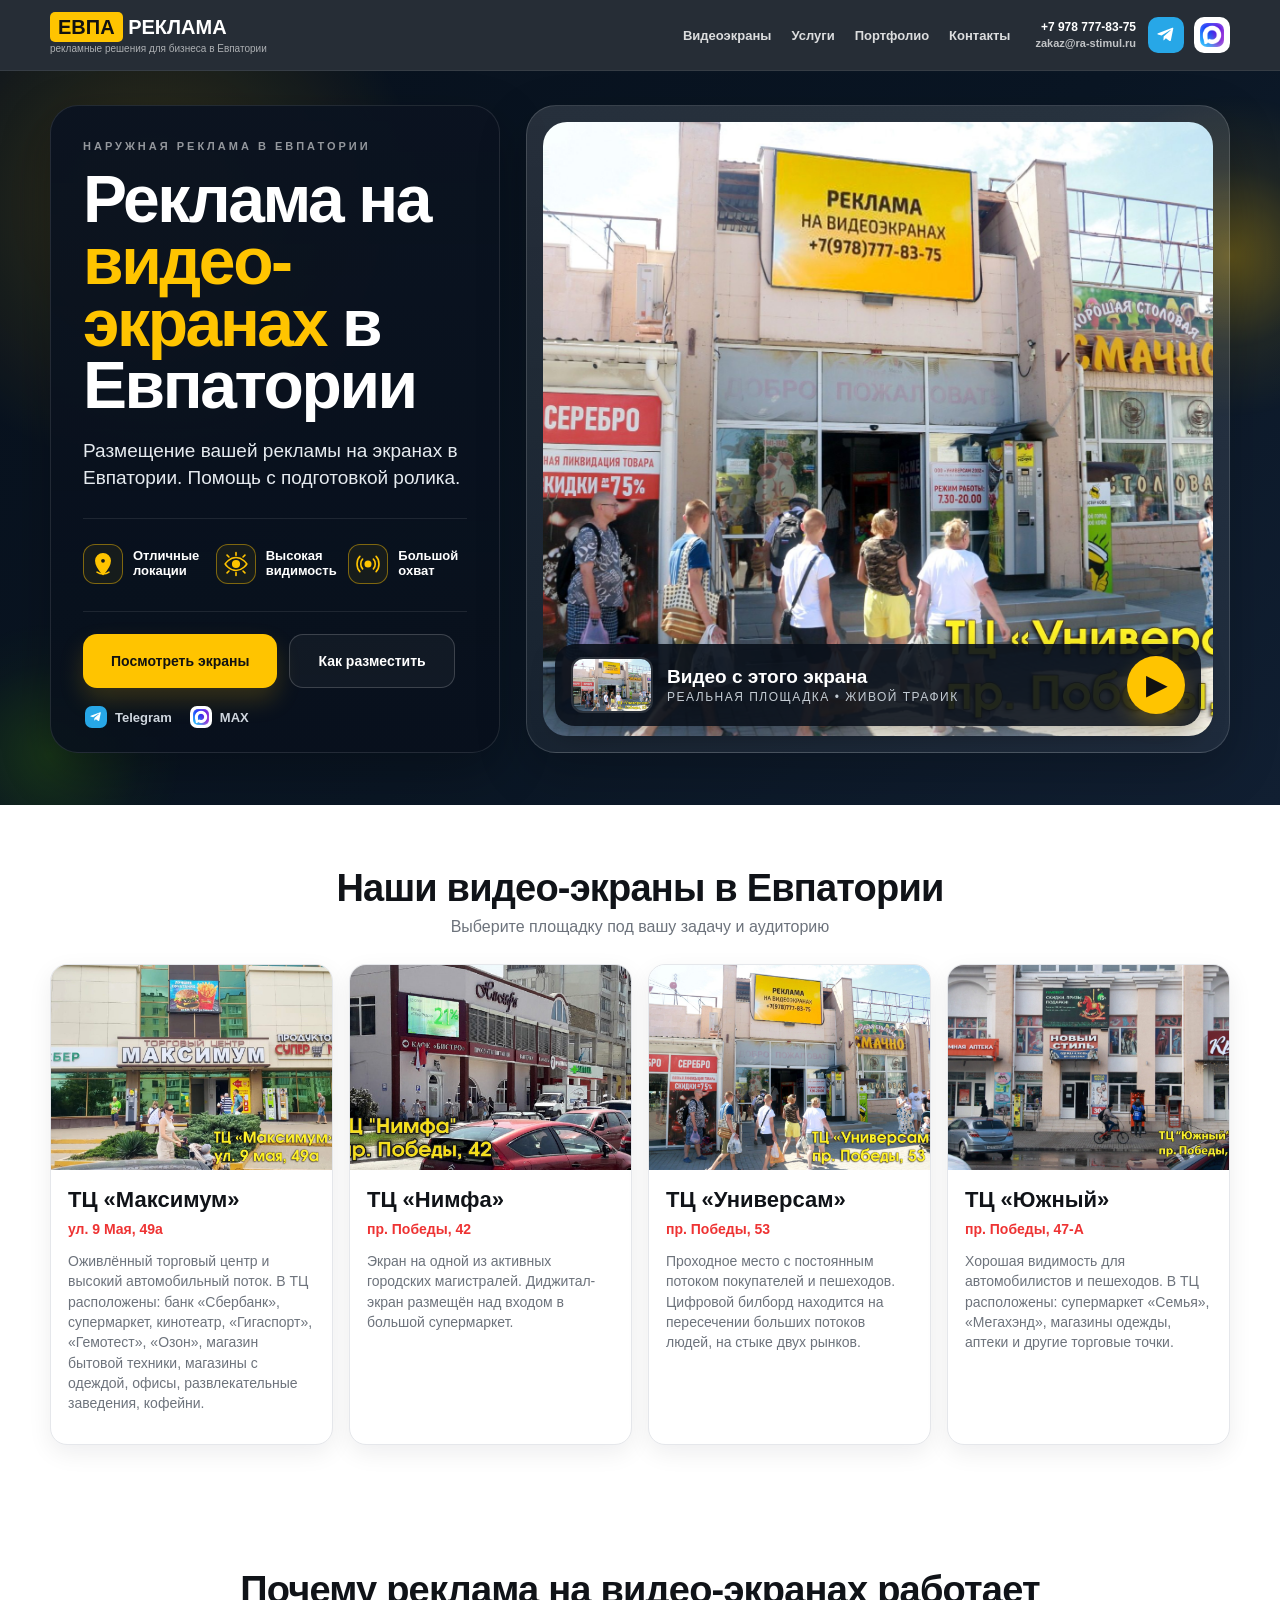
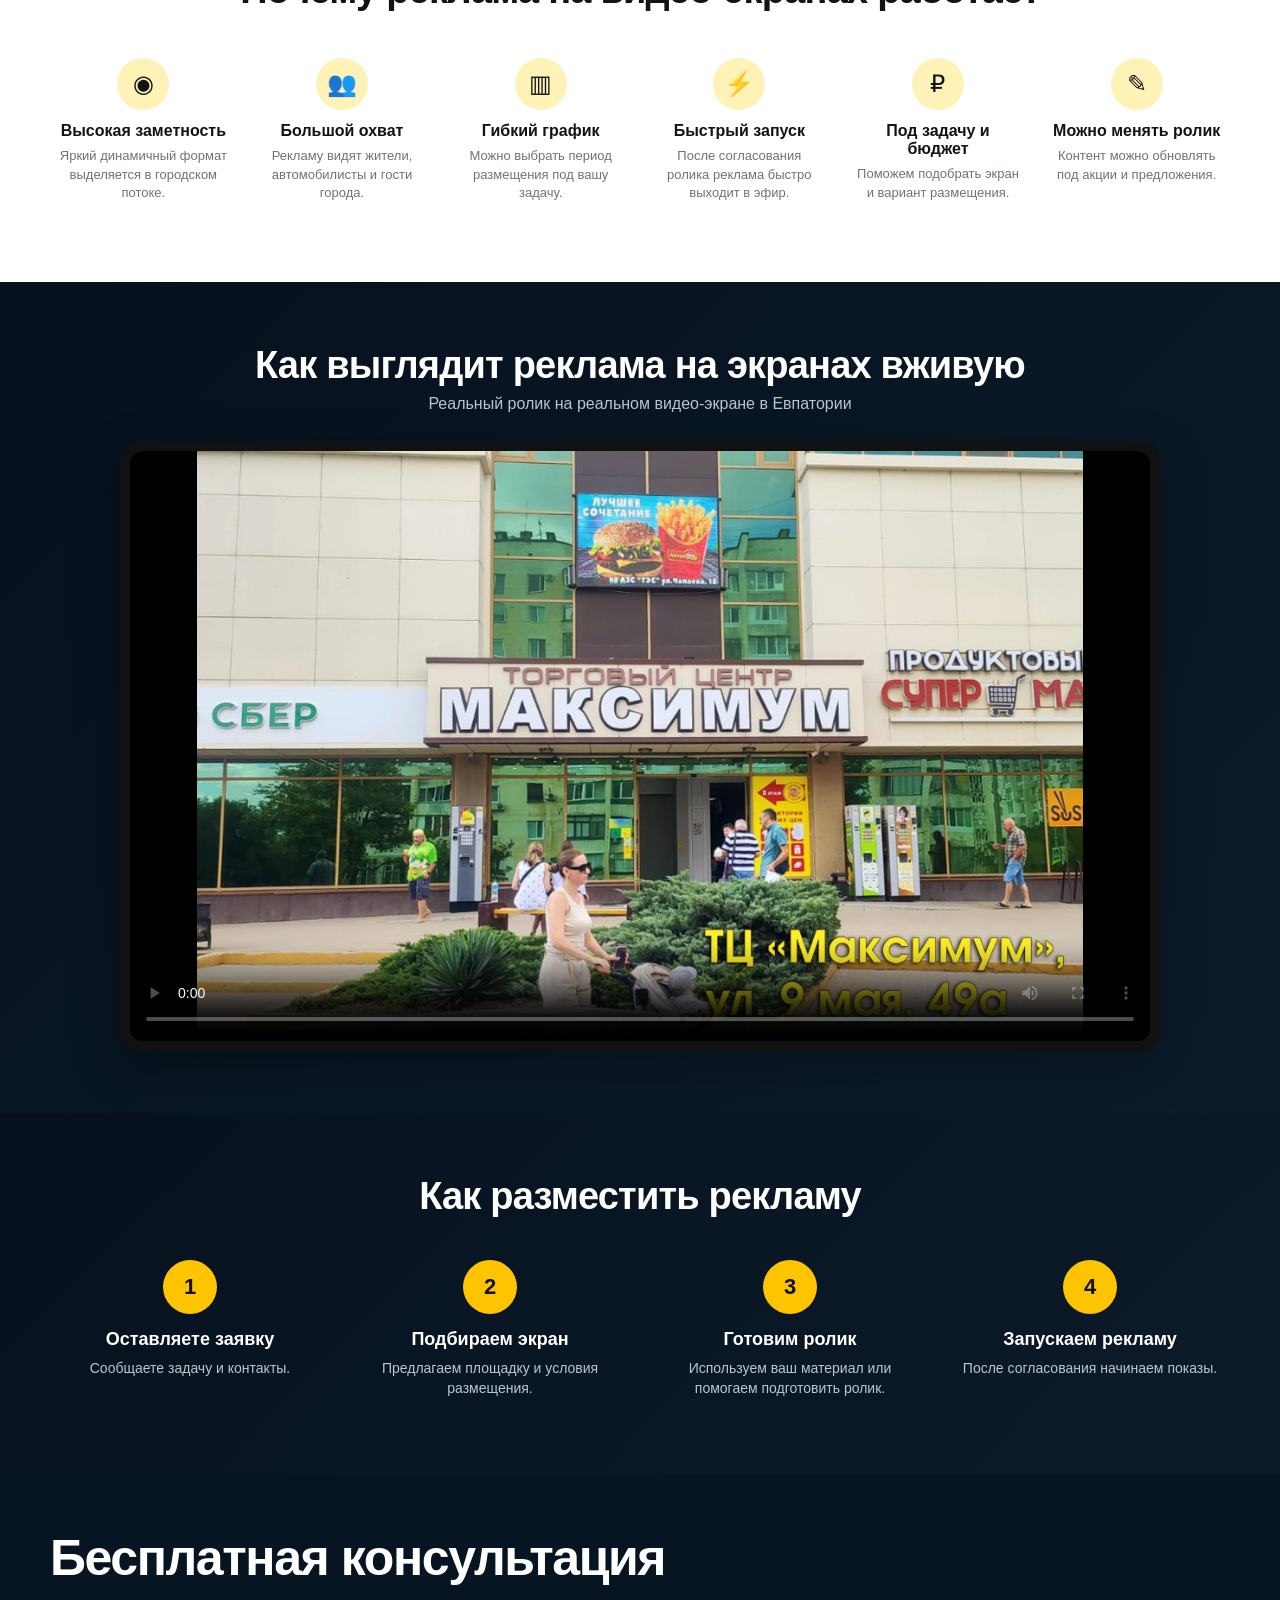
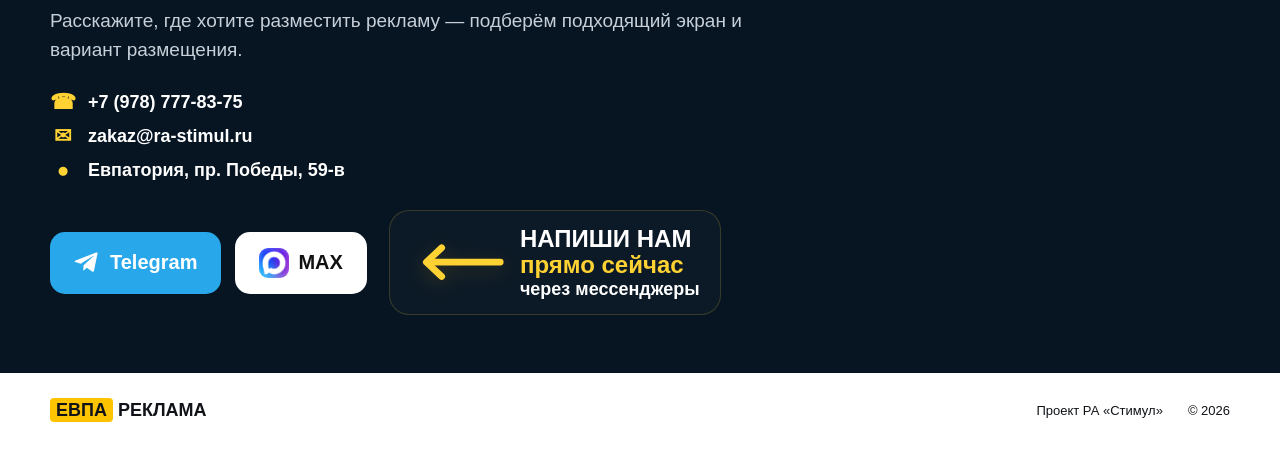
<file: digital-ekrany/index.html>
<!doctype html>
<html lang="ru">
<head>
  <meta charset="utf-8">
  <meta name="viewport" content="width=device-width,initial-scale=1">
  <title>Реклама на видео-экранах в Евпатории — ЕВПА РЕКЛАМА</title>
  <meta name="description" content="Размещение рекламы на видео-экранах в Евпатории. ТЦ Максимум, Нимфа, Универсам и Южный. Помощь с подготовкой ролика.">
  <link rel="stylesheet" href="digital.css">
</head>
<body>
<header class="topbar">
  <div class="wrap navrow">
    <a class="brand" href="../index.html"><b>ЕВПА</b> РЕКЛАМА<small>рекламные решения для бизнеса в Евпатории</small></a>
    <nav>
      <a href="#screens">Видеоэкраны</a>
      <a href="#services">Услуги</a>
      <a href="#live">Портфолио</a>
      <a href="#contacts">Контакты</a>
    </nav>
    <div class="head-contact">
      <div class="header-contact-text">
        <a href="tel:+79787778375">+7 978 777-83-75</a>
        <a href="mailto:zakaz@ra-stimul.ru">zakaz@ra-stimul.ru</a>
      </div>
      <a class="tg round" href="https://t.me/+79787778375" aria-label="Telegram"><svg viewBox="0 0 24 24"><path d="M21.7 3.2 18.5 19c-.24 1.12-.88 1.4-1.78.87l-4.88-3.6-2.35 2.27c-.26.26-.48.48-.98.48l.35-4.97 9.05-8.18c.39-.35-.09-.55-.61-.2L6.12 12.7l-4.82-1.51c-1.05-.33-1.07-1.05.22-1.55L20.4 2.37c.87-.32 1.64.2 1.3.83Z"/></svg></a>
      <a class="max round" href="https://max.ru/u/f9LHodD0cOL3rLwKmiMOt76GYYzFVZUFxRwOXgvEC0HCrl1jHLdD-e60m8U" aria-label="MAX"><img src="../assets/max-logo.png" alt="MAX"></a>
    </div>
  </div>
</header>
<main>
<section class="hero">
  <div class="hero-decor decor-left"></div>
  <div class="hero-decor decor-right"></div>
  <div class="wrap hero-wrap">
    <div class="hero-layout">
      <div class="hero-card">
        <div class="kicker">НАРУЖНАЯ РЕКЛАМА В ЕВПАТОРИИ</div>
        <h1>Реклама на <span>видео-экранах</span> в Евпатории</h1>
        <p>Размещение вашей рекламы на экранах в Евпатории. Помощь с подготовкой ролика.</p>

        <div class="hero-features">
          <div class="feature-item">
            <span class="feature-icon" aria-hidden="true">
              <svg viewBox="0 0 48 48">
                <path d="M24 5c-7.3 0-13.2 5.9-13.2 13.2 0 10.1 13.2 24.8 13.2 24.8s13.2-14.7 13.2-24.8C37.2 10.9 31.3 5 24 5Zm0 18.2a5 5 0 1 1 0-10 5 5 0 0 1 0 10Z"/>
                <path d="M13 39c2.9 2 6.8 3.2 11 3.2s8.1-1.2 11-3.2"/>
              </svg>
            </span>
            <strong>Отличные<br>локации</strong>
          </div>
          <div class="feature-item">
            <span class="feature-icon" aria-hidden="true">
              <svg viewBox="0 0 48 48">
                <path d="M4 24s7.5-12 20-12 20 12 20 12-7.5 12-20 12S4 24 4 24Z"/>
                <circle cx="24" cy="24" r="6"/>
                <path d="M24 3v5M24 40v5M7.5 7.5l3.5 3.5M37 37l3.5 3.5M40.5 7.5 37 11M11 37l-3.5 3.5"/>
              </svg>
            </span>
            <strong>Высокая<br>видимость</strong>
          </div>
          <div class="feature-item">
            <span class="feature-icon" aria-hidden="true">
              <svg viewBox="0 0 48 48">
                <circle cx="24" cy="24" r="5"/>
                <path d="M14 15c-4.5 4.5-4.5 13.5 0 18M34 15c4.5 4.5 4.5 13.5 0 18M9 10c-7 7-7 21 0 28M39 10c7 7 7 21 0 28"/>
              </svg>
            </span>
            <strong>Большой<br>охват</strong>
          </div>
        </div>

        <div class="hero-actions">
          <a class="btn yellow" href="#screens">Посмотреть экраны</a>
          <a class="btn ghost" href="#how">Как разместить</a>
        </div>

        <div class="hero-socials">
          <a class="social-link" href="https://t.me/+79787778375">
            <span class="social-chip tg-chip"><svg viewBox="0 0 24 24"><path d="M21.7 3.2 18.5 19c-.24 1.12-.88 1.4-1.78.87l-4.88-3.6-2.35 2.27c-.26.26-.48.48-.98.48l.35-4.97 9.05-8.18c.39-.35-.09-.55-.61-.2L6.12 12.7l-4.82-1.51c-1.05-.33-1.07-1.05.22-1.55L20.4 2.37c.87-.32 1.64.2 1.3.83Z"/></svg></span>
            <span>Telegram</span>
          </a>
          <a class="social-link" href="https://max.ru/u/f9LHodD0cOL3rLwKmiMOt76GYYzFVZUFxRwOXgvEC0HCrl1jHLdD-e60m8U">
            <span class="social-chip max-chip"><img src="../assets/max-logo.png" alt="MAX"></span>
            <span>MAX</span>
          </a>
        </div>
      </div>

      <div class="hero-media">
        <img src="../assets/screen-universam.jpg" alt="Видеоэкран в Евпатории">
        <div class="hero-media-bottom">
          <div class="mini-screen">
            <img src="../assets/screen-universam.jpg" alt="Миниатюра экрана">
          </div>
          <div class="mini-copy">
            <strong>Видео с этого экрана</strong>
            <span>реальная площадка • живой трафик</span>
          </div>
          <a class="play-pill" href="#live" aria-label="Смотреть видео">▶</a>
        </div>
      </div>
    </div>
  </div>
</section>
<section id="screens" class="section white"><div class="wrap">
  <div class="section-title"><h2>Наши видео-экраны в Евпатории</h2><p>Выберите площадку под вашу задачу и аудиторию</p></div>
  <div class="screen-grid">
    <article class="screen-card"><img src="../assets/screen-maximum.jpg" alt="ТЦ Максимум, ул. 9 Мая, 49а"><div class="screen-body"><h3>ТЦ «Максимум»</h3><div class="addr">ул. 9 Мая, 49а</div><p>Оживлённый торговый центр и высокий автомобильный поток. В ТЦ расположены: банк «Сбербанк», супермаркет, кинотеатр, «Гигаспорт», «Гемотест», «Озон», магазин бытовой техники, магазины с одеждой, офисы, развлекательные заведения, кофейни.</p></div></article>
    <article class="screen-card"><img src="../assets/screen-nimfa.jpg" alt="ТЦ Нимфа, пр. Победы, 42"><div class="screen-body"><h3>ТЦ «Нимфа»</h3><div class="addr">пр. Победы, 42</div><p>Экран на одной из активных городских магистралей. Диджитал-экран размещён над входом в большой супермаркет.</p></div></article>
    <article class="screen-card"><img src="../assets/screen-universam.jpg" alt="ТЦ Универсам, пр. Победы, 53"><div class="screen-body"><h3>ТЦ «Универсам»</h3><div class="addr">пр. Победы, 53</div><p>Проходное место с постоянным потоком покупателей и пешеходов. Цифровой билборд находится на пересечении больших потоков людей, на стыке двух рынков.</p></div></article>
    <article class="screen-card"><img src="../assets/screen-yuzhniy.jpg" alt="ТЦ Южный, пр. Победы, 47-А"><div class="screen-body"><h3>ТЦ «Южный»</h3><div class="addr">пр. Победы, 47-А</div><p>Хорошая видимость для автомобилистов и пешеходов. В ТЦ расположены: супермаркет «Семья», «Мегахэнд», магазины одежды, аптеки и другие торговые точки.</p></div></article>
  </div>
</div></section>
<section id="services" class="section white benefits"><div class="wrap">
  <div class="section-title"><h2>Почему реклама на видео-экранах работает</h2></div>
  <div class="benefit-grid">
    <div><span>◉</span><h3>Высокая заметность</h3><p>Яркий динамичный формат выделяется в городском потоке.</p></div>
    <div><span>👥</span><h3>Большой охват</h3><p>Рекламу видят жители, автомобилисты и гости города.</p></div>
    <div><span>▥</span><h3>Гибкий график</h3><p>Можно выбрать период размещения под вашу задачу.</p></div>
    <div><span>⚡</span><h3>Быстрый запуск</h3><p>После согласования ролика реклама быстро выходит в эфир.</p></div>
    <div><span>₽</span><h3>Под задачу и бюджет</h3><p>Поможем подобрать экран и вариант размещения.</p></div>
    <div><span>✎</span><h3>Можно менять ролик</h3><p>Контент можно обновлять под акции и предложения.</p></div>
  </div>
</div></section>
<section id="live" class="section dark"><div class="wrap live-wrap">
  <div class="section-title on-dark"><h2>Как выглядит реклама на экранах вживую</h2><p>Реальный ролик на реальном видео-экране в Евпатории</p></div>
  <div class="video-shell"><video controls poster="../assets/screen-maximum.jpg" preload="metadata"><source src="../assets/screens-video.mp4" type="video/mp4">Ваш браузер не поддерживает видео.</video></div>
</div></section>
<section id="how" class="section how"><div class="wrap">
  <div class="section-title on-dark"><h2>Как разместить рекламу</h2></div>
  <div class="steps">
    <div><b>1</b><h3>Оставляете заявку</h3><p>Сообщаете задачу и контакты.</p></div>
    <div><b>2</b><h3>Подбираем экран</h3><p>Предлагаем площадку и условия размещения.</p></div>
    <div><b>3</b><h3>Готовим ролик</h3><p>Используем ваш материал или помогаем подготовить ролик.</p></div>
    <div><b>4</b><h3>Запускаем рекламу</h3><p>После согласования начинаем показы.</p></div>
  </div>
</div></section>
<section id="contacts" class="contacts">
  <div class="wrap contact-panel">
    <div class="contact-copy">
      <h2>Бесплатная консультация</h2>
      <p>Расскажите, где хотите разместить рекламу — подберём подходящий экран и вариант размещения.</p>
      <div class="contact-lines contact-lines-icons">
        <a href="tel:+79787778375"><span class="contact-symbol">☎</span><span>+7 (978) 777-83-75</span></a>
        <a href="mailto:zakaz@ra-stimul.ru"><span class="contact-symbol">✉</span><span>zakaz@ra-stimul.ru</span></a>
        <span><span class="contact-symbol">●</span><span>Евпатория, пр. Победы, 59-в</span></span>
      </div>
      <div class="messenger-row">
        <div class="socials">
          <a class="tg pill messenger-big" href="https://t.me/+79787778375" aria-label="Telegram">
            <svg viewBox="0 0 24 24" aria-hidden="true"><path d="M21.7 3.2 18.5 19c-.24 1.12-.88 1.4-1.78.87l-4.88-3.6-2.35 2.27c-.26.26-.48.48-.98.48l.35-4.97 9.05-8.18c.39-.35-.09-.55-.61-.2L6.12 12.7l-4.82-1.51c-1.05-.33-1.07-1.05.22-1.55L20.4 2.37c.87-.32 1.64.2 1.3.83Z"/></svg>
            <span>Telegram</span>
          </a>
          <a class="max pill messenger-big" href="https://max.ru/u/f9LHodD0cOL3rLwKmiMOt76GYYzFVZUFxRwOXgvEC0HCrl1jHLdD-e60m8U" aria-label="MAX">
            <img src="../assets/max-logo.png" alt="MAX"><span>MAX</span>
          </a>
        </div>
        <div class="messenger-callout" aria-hidden="true">
          <svg class="messenger-arrow" viewBox="0 0 100 44" fill="none" xmlns="http://www.w3.org/2000/svg">
            <path d="M94 22H18" stroke="#FFD233" stroke-width="7" stroke-linecap="round"/>
            <path d="M33 7L17 22L33 37" stroke="#FFD233" stroke-width="7" stroke-linecap="round" stroke-linejoin="round"/>
          </svg>
          <div class="messenger-copy"><strong>НАПИШИ НАМ</strong><b>прямо сейчас</b><span>через мессенджеры</span></div>
        </div>
      </div>
    </div>
  </div>
</section>
</main>
<footer><div class="wrap foot"><a href="../index.html"><b>ЕВПА</b> РЕКЛАМА</a><span>Проект РА «Стимул»</span><span>© 2026</span></div></footer>
</body></html>
</file>
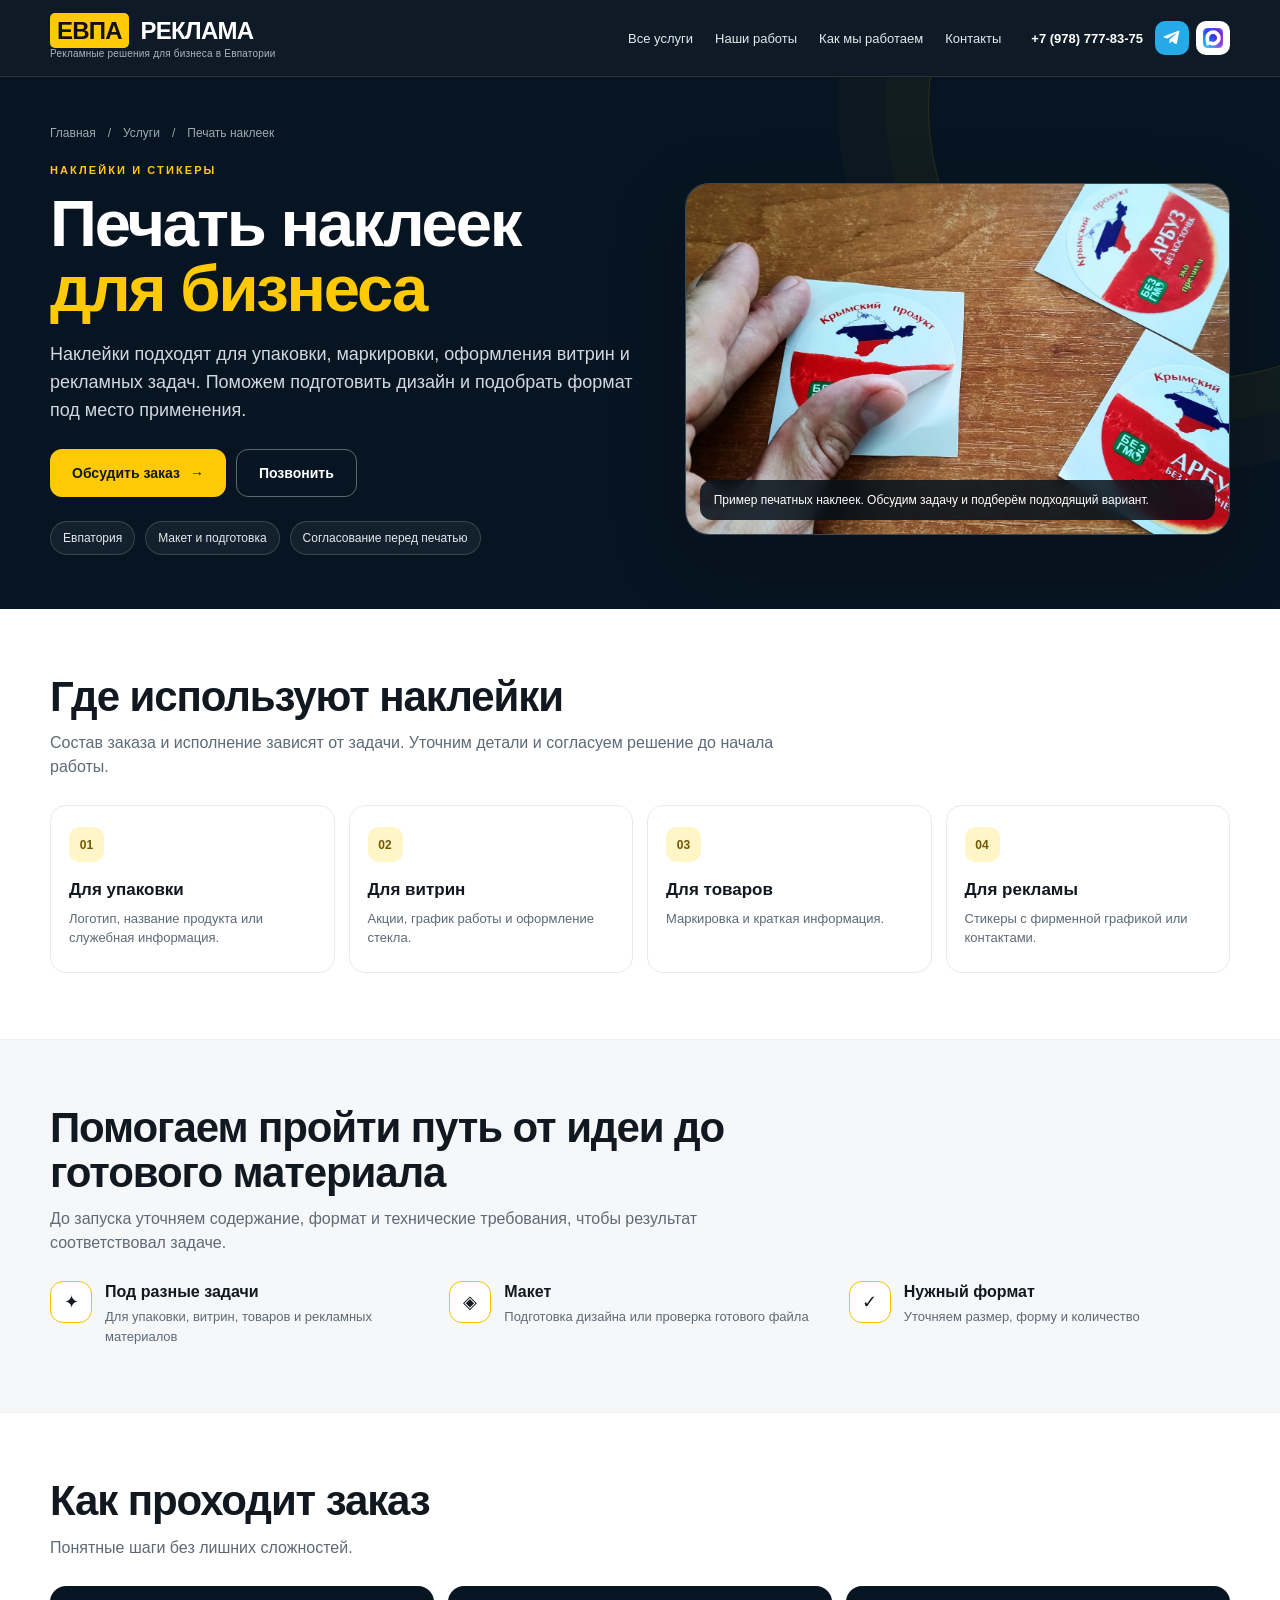
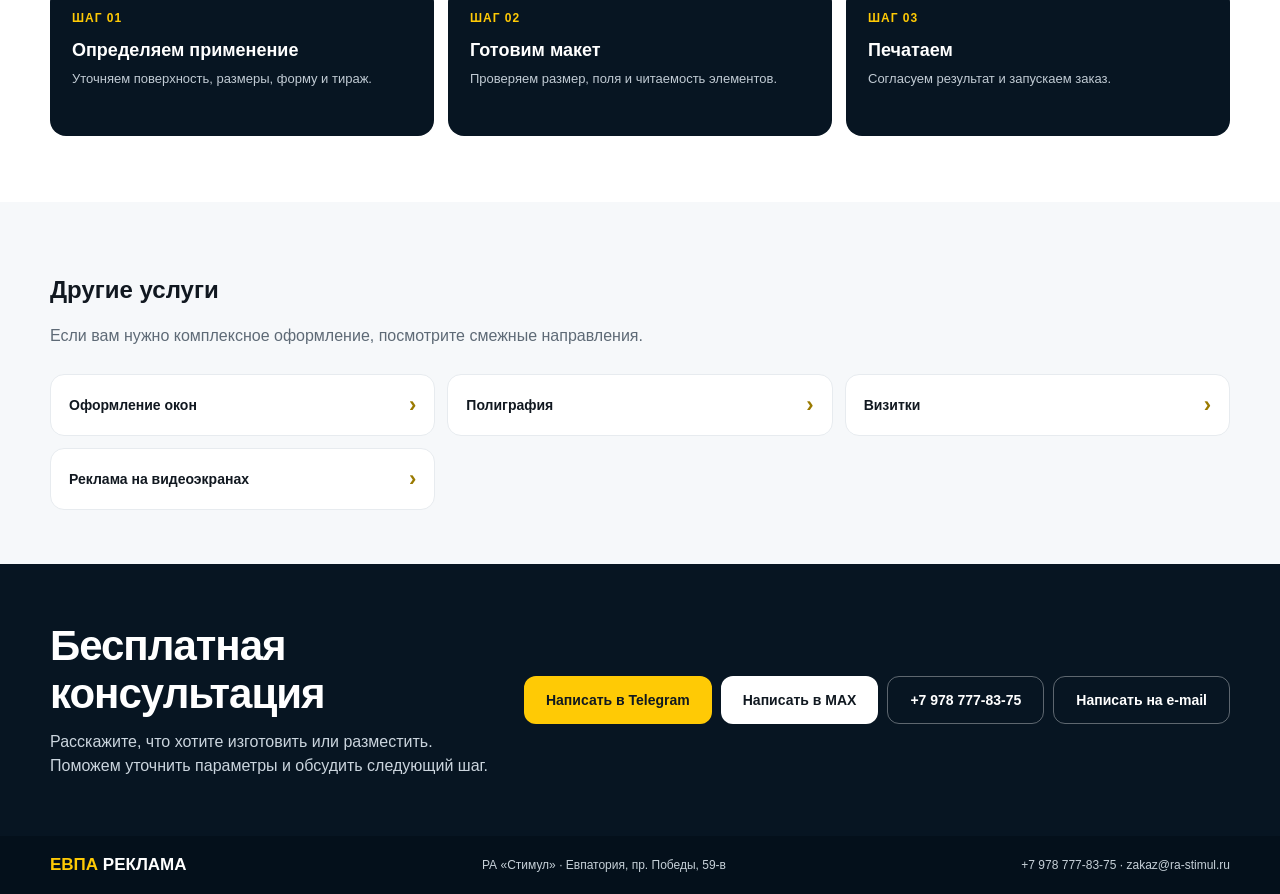
<file: nakleyki/index.html>
<!doctype html>
<html lang="ru"><head><meta charset="utf-8"><meta name="viewport" content="width=device-width, initial-scale=1"><title>Печать наклеек в Евпатории — ЕВПА РЕКЛАМА</title><meta name="description" content="Печать наклеек и стикеров для бизнеса, упаковки, витрин и маркировки в Евпатории."><link rel="stylesheet" href="../service.css"></head>
<body>
<header class="site-header"><div class="container header-inner">
<a class="brand" href="../index.html"><span><b>ЕВПА</b> РЕКЛАМА<small>Рекламные решения для бизнеса в Евпатории</small></span></a>
<nav class="nav"><a href="../index.html#services">Все услуги</a><a href="../index.html#works">Наши работы</a><a href="#how">Как мы работаем</a><a href="#contacts">Контакты</a></nav>
<div class="header-contact"><a class="phone" href="tel:+79787778375">+7 (978) 777-83-75</a><div class="messengers"><a class="messenger telegram" href="https://t.me/+79787778375" aria-label="Telegram"><svg viewBox="0 0 24 24"><path d="M21.7 3.2 18.5 19c-.24 1.12-.88 1.4-1.78.87l-4.88-3.6-2.35 2.27c-.26.26-.48.48-.98.48l.35-4.97 9.05-8.18c.39-.35-.09-.55-.61-.2L6.12 12.7l-4.82-1.51c-1.05-.33-1.07-1.05.22-1.55L20.4 2.37c.87-.32 1.64.2 1.3.83Z"/></svg></a><a class="messenger max" href="https://max.ru/u/f9LHodD0cOL3rLwKmiMOt76GYYzFVZUFxRwOXgvEC0HCrl1jHLdD-e60m8U" aria-label="MAX"><img src="../assets/max-logo.png" alt="MAX"/></a></div></div>
</div></header>
<main>
<section class="service-hero"><div class="container"><div class="breadcrumbs"><a href="../index.html">Главная</a>　/　<a href="../index.html#services">Услуги</a>　/　Печать наклеек</div>
<div class="hero-grid"><div class="hero-copy"><div class="eyebrow">НАКЛЕЙКИ И СТИКЕРЫ</div><h1>Печать наклеек <span>для бизнеса</span></h1><p class="intro">Наклейки подходят для упаковки, маркировки, оформления витрин и рекламных задач. Поможем подготовить дизайн и подобрать формат под место применения.</p><div class="hero-actions"><a class="btn btn-primary" href="#contacts">Обсудить заказ <span style="margin-left:10px">→</span></a><a class="btn btn-secondary" href="tel:+79787778375">Позвонить</a></div><div class="hero-points"><span>Евпатория</span><span>Макет и подготовка</span><span>Согласование перед печатью</span></div></div>
<div class="hero-image"><img src="../assets/service-stickers.jpg" alt="Пример печатных наклеек"><div class="image-caption">Пример печатных наклеек. Обсудим задачу и подберём подходящий вариант.</div></div></div></div></section>
<section class="section"><div class="container"><div class="section-head"><h2>Где используют наклейки</h2><p>Состав заказа и исполнение зависят от задачи. Уточним детали и согласуем решение до начала работы.</p></div><div class="item-grid"><article class="item-card"><span class="item-number">01</span><h3>Для упаковки</h3><p>Логотип, название продукта или служебная информация.</p></article><article class="item-card"><span class="item-number">02</span><h3>Для витрин</h3><p>Акции, график работы и оформление стекла.</p></article><article class="item-card"><span class="item-number">03</span><h3>Для товаров</h3><p>Маркировка и краткая информация.</p></article><article class="item-card"><span class="item-number">04</span><h3>Для рекламы</h3><p>Стикеры с фирменной графикой или контактами.</p></article></div></div></section>
<section class="section feature-band"><div class="container"><div class="section-head"><h2>Помогаем пройти путь от идеи до готового материала</h2><p>До запуска уточняем содержание, формат и технические требования, чтобы результат соответствовал задаче.</p></div><div class="feature-grid"><article class="feature"><span class="feature-icon">✦</span><div><h3>Под разные задачи</h3><p>Для упаковки, витрин, товаров и рекламных материалов</p></div></article><article class="feature"><span class="feature-icon">◈</span><div><h3>Макет</h3><p>Подготовка дизайна или проверка готового файла</p></div></article><article class="feature"><span class="feature-icon">✓</span><div><h3>Нужный формат</h3><p>Уточняем размер, форму и количество</p></div></article></div></div></section>
<section class="section" id="how"><div class="container"><div class="section-head"><h2>Как проходит заказ</h2><p>Понятные шаги без лишних сложностей.</p></div><div class="steps-grid"><article class="step-card"><span class="step-num">ШАГ 01</span><h3>Определяем применение</h3><p>Уточняем поверхность, размеры, форму и тираж.</p></article><article class="step-card"><span class="step-num">ШАГ 02</span><h3>Готовим макет</h3><p>Проверяем размер, поля и читаемость элементов.</p></article><article class="step-card"><span class="step-num">ШАГ 03</span><h3>Печатаем</h3><p>Согласуем результат и запускаем заказ.</p></article></div></div></section>
<section class="related"><div class="container"><div class="section-head"><h2>Другие услуги</h2><p>Если вам нужно комплексное оформление, посмотрите смежные направления.</p></div><div class="related-grid"><a class="related-link" href="../okna/index.html">Оформление окон<span>›</span></a><a class="related-link" href="../poligrafiya/index.html">Полиграфия<span>›</span></a><a class="related-link" href="../vizitki/index.html">Визитки<span>›</span></a><a class="related-link" href="../digital-ekrany/index.html">Реклама на видеоэкранах<span>›</span></a></div></div></section>
<section class="contact-section" id="contacts"><div class="container contact-grid"><div><h2>Бесплатная консультация</h2><p>Расскажите, что хотите изготовить или разместить. Поможем уточнить параметры и обсудить следующий шаг.</p></div><div class="contact-actions"><a class="btn btn-primary" href="https://t.me/+79787778375">Написать в Telegram</a><a class="btn btn-light" href="https://max.ru/u/f9LHodD0cOL3rLwKmiMOt76GYYzFVZUFxRwOXgvEC0HCrl1jHLdD-e60m8U">Написать в MAX</a><a class="btn btn-secondary" href="tel:+79787778375">+7 978 777-83-75</a><a class="btn btn-secondary" href="mailto:zakaz@ra-stimul.ru">Написать на e-mail</a></div></div></section>
</main><footer class="footer"><div class="container footer-inner"><a class="footer-brand" href="../index.html"><b>ЕВПА</b> РЕКЛАМА</a><span>РА «Стимул» · Евпатория, пр. Победы, 59-в</span><span><a href="tel:+79787778375">+7 978 777-83-75</a> · <a href="mailto:zakaz@ra-stimul.ru">zakaz@ra-stimul.ru</a></span></div></footer>
</body></html>
</file>
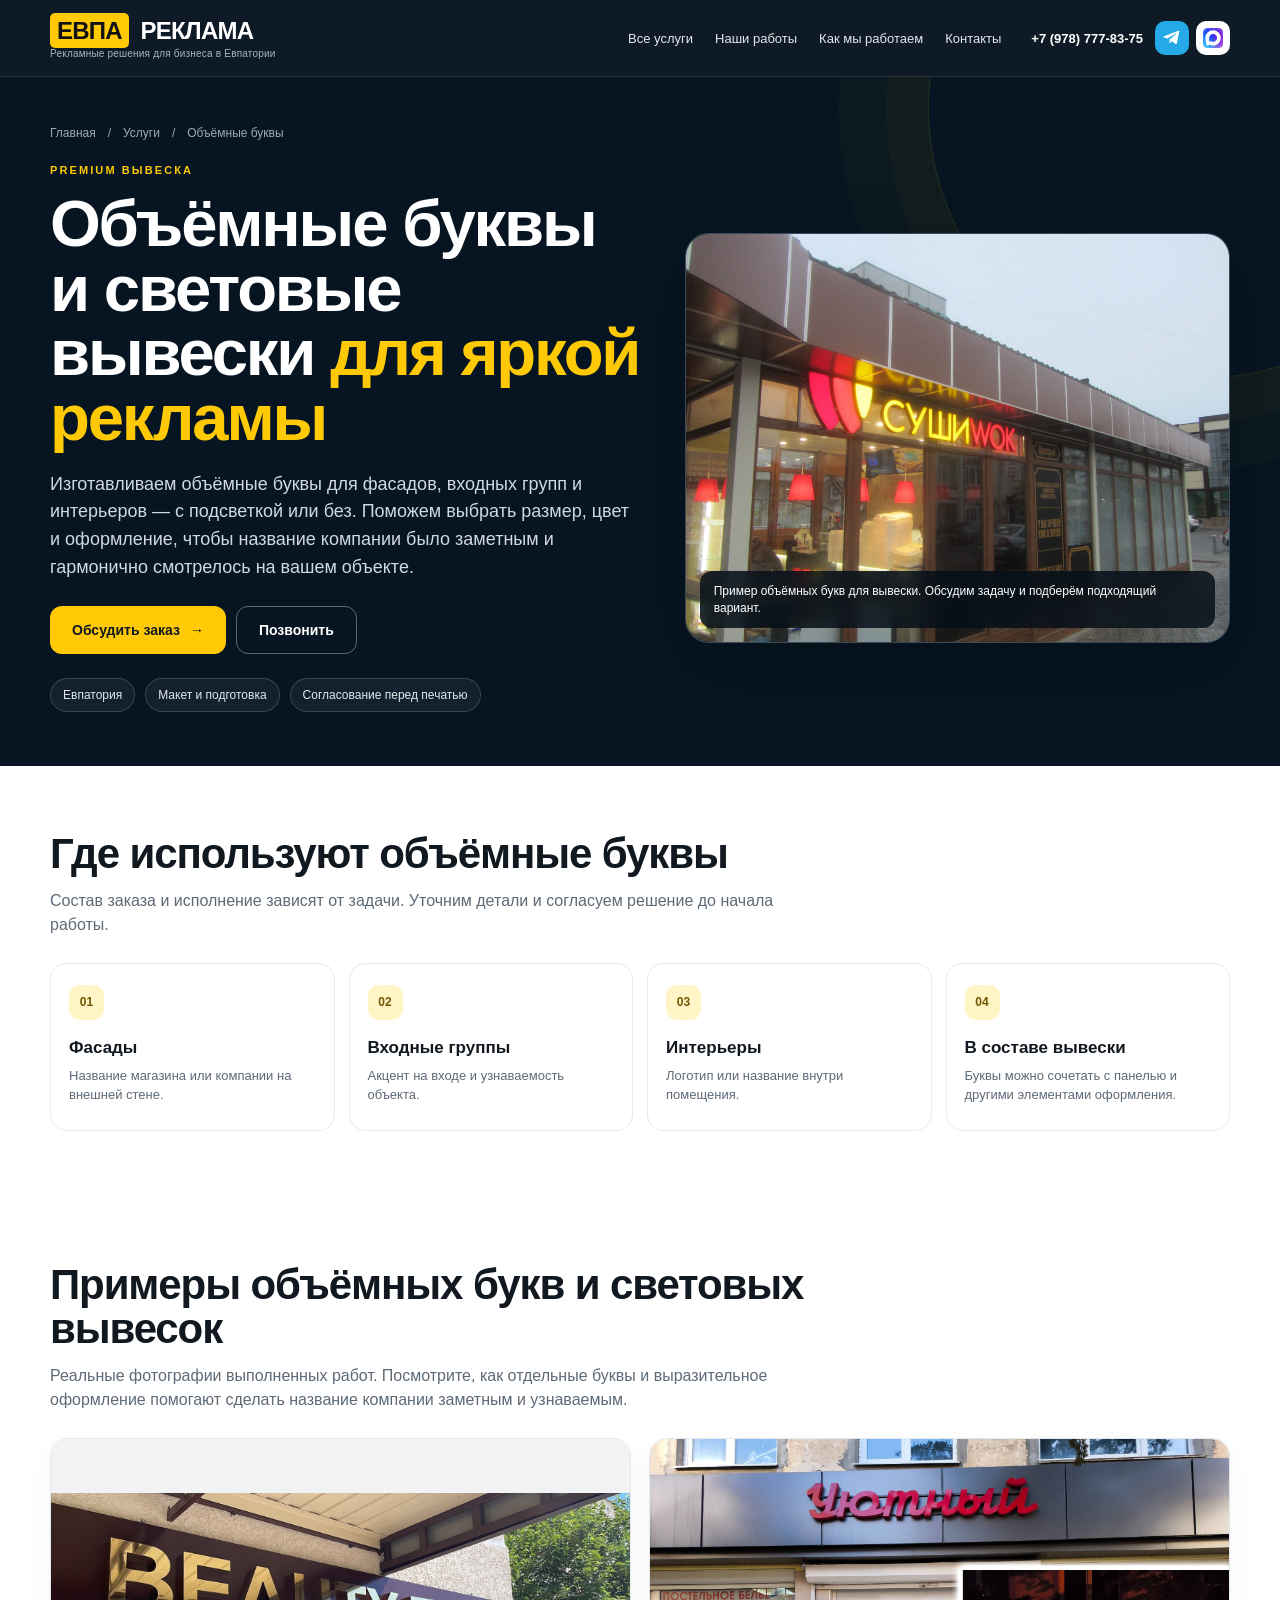
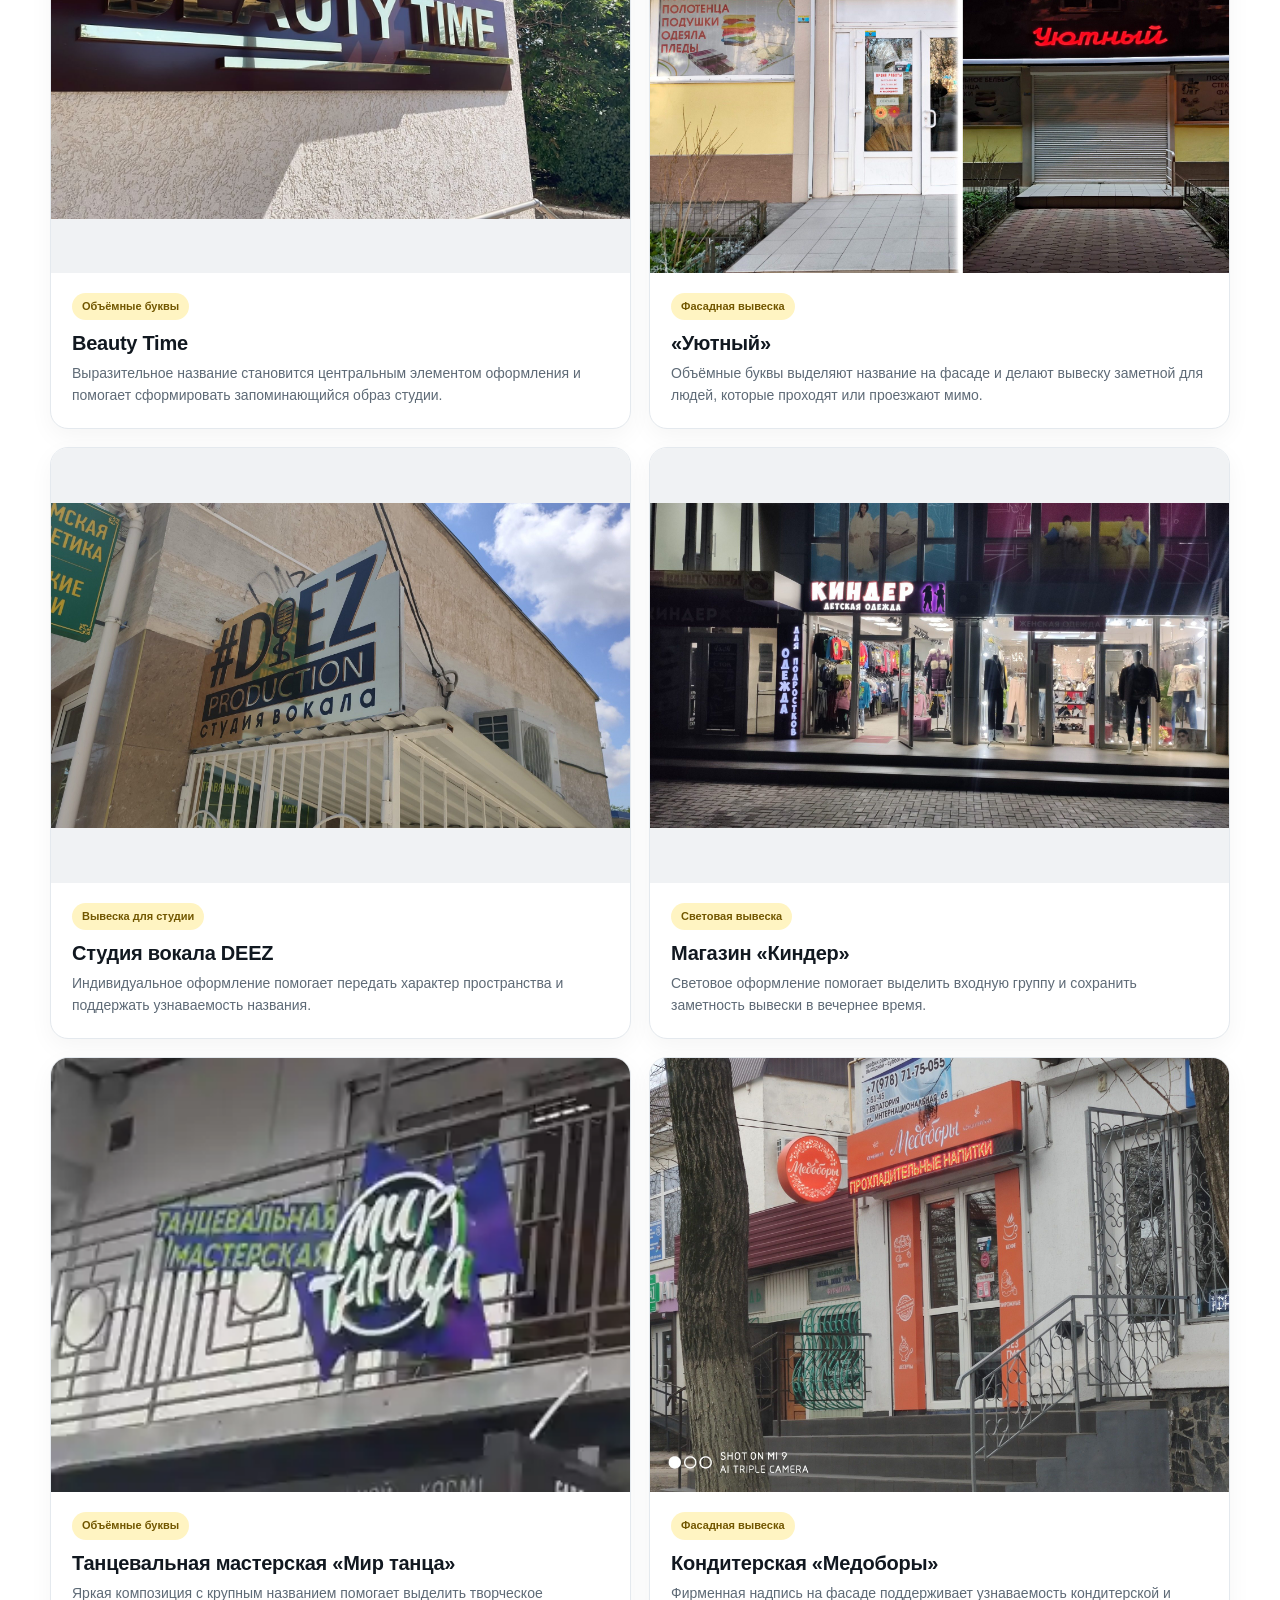
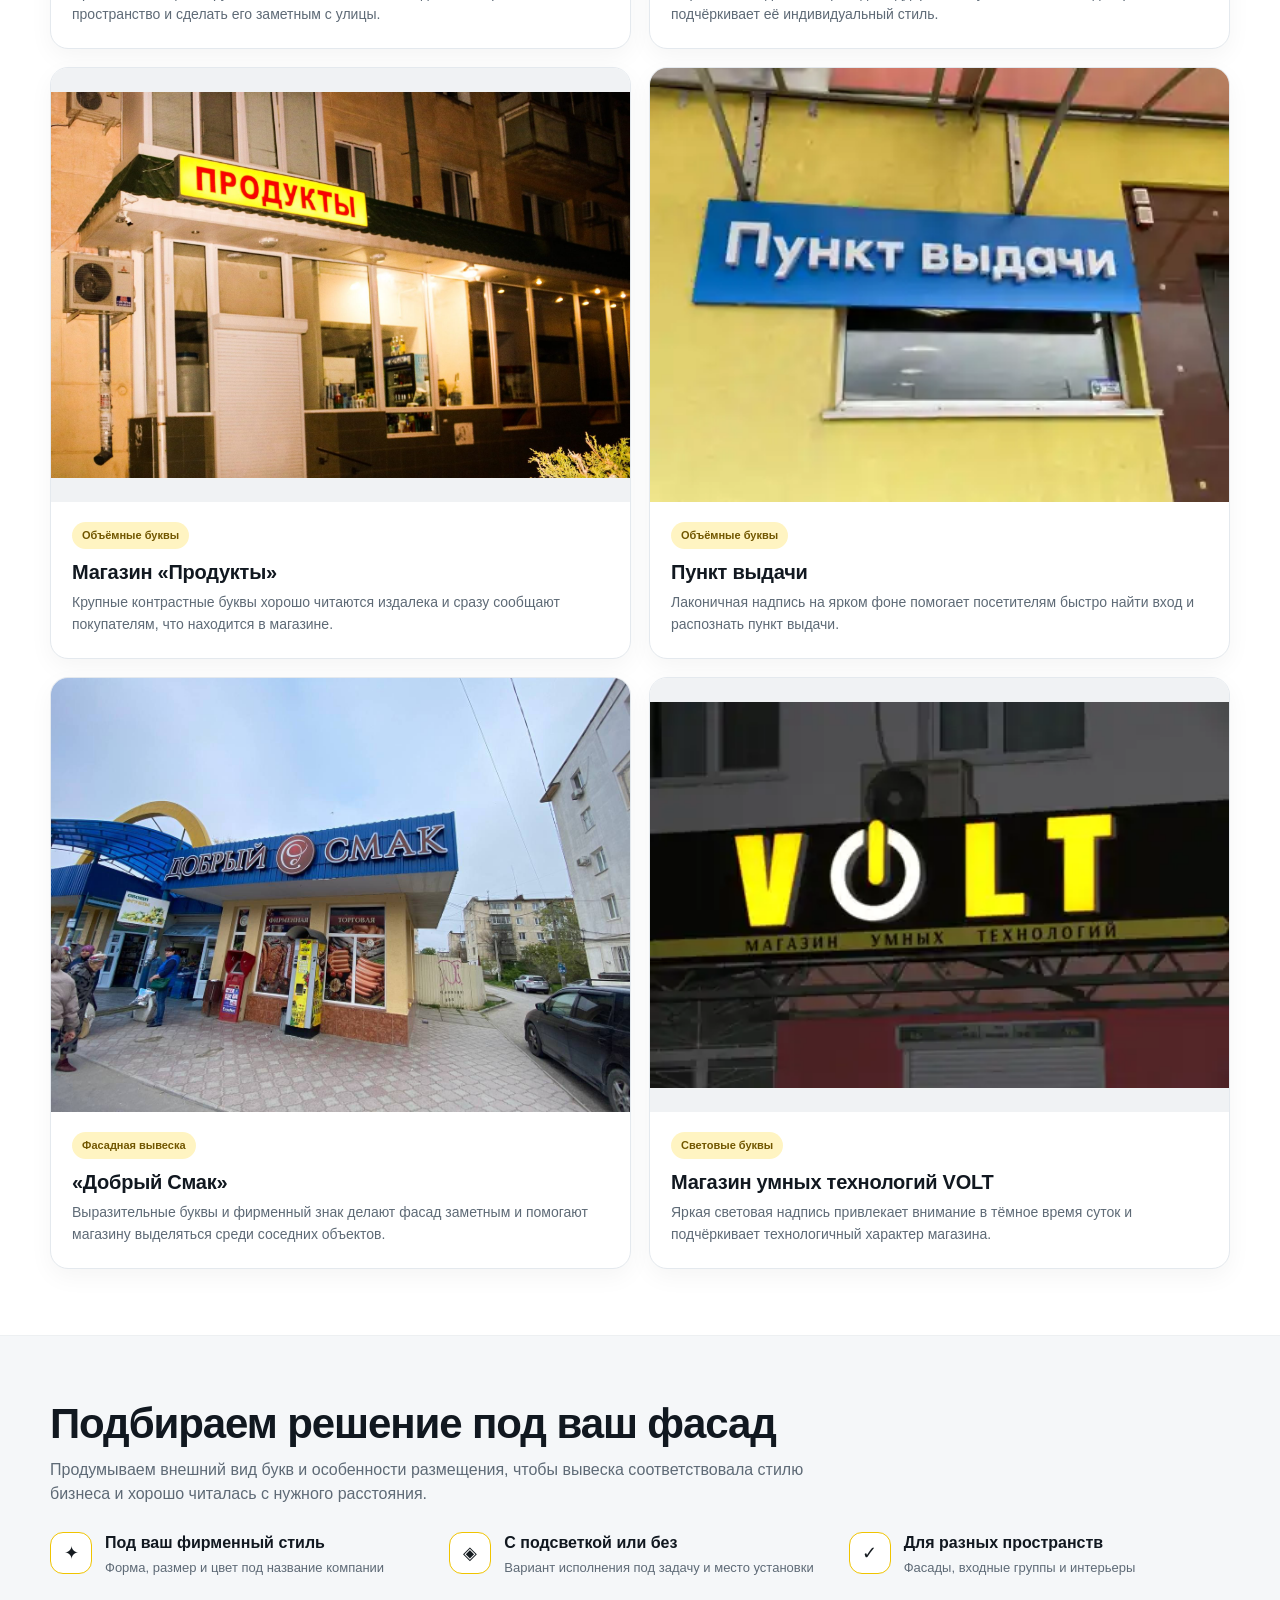
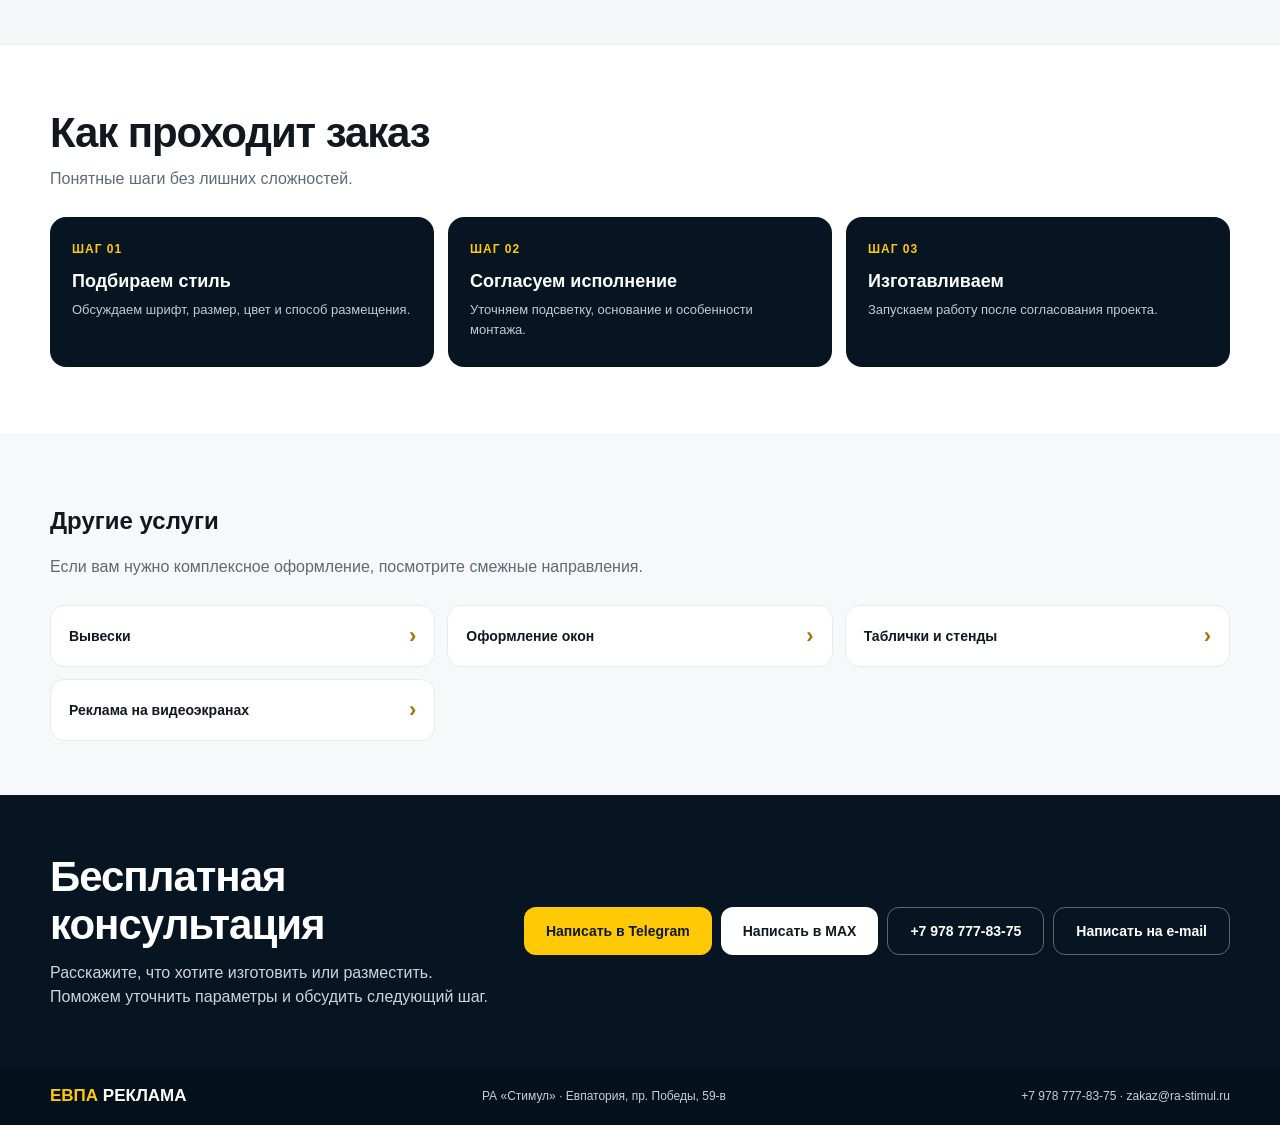
<file: obemnye-bukvy/index.html>
<!doctype html>
<html lang="ru"><head><meta charset="utf-8"><meta name="viewport" content="width=device-width, initial-scale=1"><title>Объёмные буквы в Евпатории — ЕВПА РЕКЛАМА</title><meta name="description" content="Объёмные буквы для фасадов, входных групп и интерьеров бизнеса в Евпатории."><link rel="stylesheet" href="../service.css"></head>
<body>
<header class="site-header"><div class="container header-inner">
<a class="brand" href="../index.html"><span><b>ЕВПА</b> РЕКЛАМА<small>Рекламные решения для бизнеса в Евпатории</small></span></a>
<nav class="nav"><a href="../index.html#services">Все услуги</a><a href="../index.html#works">Наши работы</a><a href="#how">Как мы работаем</a><a href="#contacts">Контакты</a></nav>
<div class="header-contact"><a class="phone" href="tel:+79787778375">+7 (978) 777-83-75</a><div class="messengers"><a class="messenger telegram" href="https://t.me/+79787778375" aria-label="Telegram"><svg viewBox="0 0 24 24"><path d="M21.7 3.2 18.5 19c-.24 1.12-.88 1.4-1.78.87l-4.88-3.6-2.35 2.27c-.26.26-.48.48-.98.48l.35-4.97 9.05-8.18c.39-.35-.09-.55-.61-.2L6.12 12.7l-4.82-1.51c-1.05-.33-1.07-1.05.22-1.55L20.4 2.37c.87-.32 1.64.2 1.3.83Z"/></svg></a><a class="messenger max" href="https://max.ru/u/f9LHodD0cOL3rLwKmiMOt76GYYzFVZUFxRwOXgvEC0HCrl1jHLdD-e60m8U" aria-label="MAX"><img src="../assets/max-logo.png" alt="MAX"/></a></div></div>
</div></header>
<main>
<section class="service-hero"><div class="container"><div class="breadcrumbs"><a href="../index.html">Главная</a>　/　<a href="../index.html#services">Услуги</a>　/　Объёмные буквы</div>
<div class="hero-grid"><div class="hero-copy"><div class="eyebrow">PREMIUM ВЫВЕСКА</div><h1>Объёмные буквы и световые вывески <span>для яркой рекламы</span></h1><p class="intro">Изготавливаем объёмные буквы для фасадов, входных групп и интерьеров — с подсветкой или без. Поможем выбрать размер, цвет и оформление, чтобы название компании было заметным и гармонично смотрелось на вашем объекте.</p><div class="hero-actions"><a class="btn btn-primary" href="#contacts">Обсудить заказ <span style="margin-left:10px">→</span></a><a class="btn btn-secondary" href="tel:+79787778375">Позвонить</a></div><div class="hero-points"><span>Евпатория</span><span>Макет и подготовка</span><span>Согласование перед печатью</span></div></div>
<div class="hero-image"><img src="../assets/service-letters.jpg" alt="Пример объёмных букв для вывески"><div class="image-caption">Пример объёмных букв для вывески. Обсудим задачу и подберём подходящий вариант.</div></div></div></div></section>
<section class="section"><div class="container"><div class="section-head"><h2>Где используют объёмные буквы</h2><p>Состав заказа и исполнение зависят от задачи. Уточним детали и согласуем решение до начала работы.</p></div><div class="item-grid"><article class="item-card"><span class="item-number">01</span><h3>Фасады</h3><p>Название магазина или компании на внешней стене.</p></article><article class="item-card"><span class="item-number">02</span><h3>Входные группы</h3><p>Акцент на входе и узнаваемость объекта.</p></article><article class="item-card"><span class="item-number">03</span><h3>Интерьеры</h3><p>Логотип или название внутри помещения.</p></article><article class="item-card"><span class="item-number">04</span><h3>В составе вывески</h3><p>Буквы можно сочетать с панелью и другими элементами оформления.</p></article></div></div></section>
<section class="section" id="examples">
  <div class="container">
    <div class="section-head">
      <h2>Примеры объёмных букв и световых вывесок</h2>
      <p>Реальные фотографии выполненных работ. Посмотрите, как отдельные буквы и выразительное оформление помогают сделать название компании заметным и узнаваемым.</p>
    </div>
    <div class="card-example-grid signage-gallery">
      <article class="card-example">
        <div class="card-example-media"><img src="../assets/work-beauty.jpg" alt="Объёмные буквы Beauty Time" loading="lazy"></div>
        <div class="card-example-copy"><span class="card-detail">Объёмные буквы</span><h3>Beauty Time</h3><p>Выразительное название становится центральным элементом оформления и помогает сформировать запоминающийся образ студии.</p></div>
      </article>
      <article class="card-example">
        <div class="card-example-media"><img src="../assets/work-uyutniy.jpg" alt="Объёмные буквы на вывеске «Уютный»" loading="lazy"></div>
        <div class="card-example-copy"><span class="card-detail">Фасадная вывеска</span><h3>«Уютный»</h3><p>Объёмные буквы выделяют название на фасаде и делают вывеску заметной для людей, которые проходят или проезжают мимо.</p></div>
      </article>
      <article class="card-example">
        <div class="card-example-media"><img src="../assets/work-deez.jpg" alt="Вывеска студии вокала DEEZ" loading="lazy"></div>
        <div class="card-example-copy"><span class="card-detail">Вывеска для студии</span><h3>Студия вокала DEEZ</h3><p>Индивидуальное оформление помогает передать характер пространства и поддержать узнаваемость названия.</p></div>
      </article>
      <article class="card-example">
        <div class="card-example-media"><img src="../assets/work-kinder.jpg" alt="Световая вывеска магазина «Киндер»" loading="lazy"></div>
        <div class="card-example-copy"><span class="card-detail">Световая вывеска</span><h3>Магазин «Киндер»</h3><p>Световое оформление помогает выделить входную группу и сохранить заметность вывески в вечернее время.</p></div>
      </article>
      <article class="card-example">
        <div class="card-example-media"><img src="../assets/work-mir-tantsa-hq.webp" alt="Объёмная вывеска танцевальной мастерской «Мир танца»" loading="lazy"></div>
        <div class="card-example-copy"><span class="card-detail">Объёмные буквы</span><h3>Танцевальная мастерская «Мир танца»</h3><p>Яркая композиция с крупным названием помогает выделить творческое пространство и сделать его заметным с улицы.</p></div>
      </article>
      <article class="card-example">
        <div class="card-example-media"><img src="../assets/work-medobori.jpg" alt="Фасадная вывеска кондитерской «Медоборы»" loading="lazy"></div>
        <div class="card-example-copy"><span class="card-detail">Фасадная вывеска</span><h3>Кондитерская «Медоборы»</h3><p>Фирменная надпись на фасаде поддерживает узнаваемость кондитерской и подчёркивает её индивидуальный стиль.</p></div>
      </article>
      <article class="card-example">
        <div class="card-example-media"><img src="../assets/sign-products.jpg" alt="Объёмные буквы «Продукты» на фасаде магазина" loading="lazy"></div>
        <div class="card-example-copy"><span class="card-detail">Объёмные буквы</span><h3>Магазин «Продукты»</h3><p>Крупные контрастные буквы хорошо читаются издалека и сразу сообщают покупателям, что находится в магазине.</p></div>
      </article>
      <article class="card-example">
        <div class="card-example-media"><img src="../assets/work-pickup-point-hq.webp" alt="Объёмная вывеска пункта выдачи" loading="lazy"></div>
        <div class="card-example-copy"><span class="card-detail">Объёмные буквы</span><h3>Пункт выдачи</h3><p>Лаконичная надпись на ярком фоне помогает посетителям быстро найти вход и распознать пункт выдачи.</p></div>
      </article>
      <article class="card-example">
        <div class="card-example-media"><img src="../assets/work-dobriy.jpg" alt="Вывеска магазина «Добрый Смак»" loading="lazy"></div>
        <div class="card-example-copy"><span class="card-detail">Фасадная вывеска</span><h3>«Добрый Смак»</h3><p>Выразительные буквы и фирменный знак делают фасад заметным и помогают магазину выделяться среди соседних объектов.</p></div>
      </article>
      <article class="card-example">
        <div class="card-example-media"><img src="../assets/work-volt-hq.webp" alt="Световые объёмные буквы VOLT" loading="lazy"></div>
        <div class="card-example-copy"><span class="card-detail">Световые буквы</span><h3>Магазин умных технологий VOLT</h3><p>Яркая световая надпись привлекает внимание в тёмное время суток и подчёркивает технологичный характер магазина.</p></div>
      </article>
    </div>
  </div>
</section>
<section class="section feature-band"><div class="container"><div class="section-head"><h2>Подбираем решение под ваш фасад</h2><p>Продумываем внешний вид букв и особенности размещения, чтобы вывеска соответствовала стилю бизнеса и хорошо читалась с нужного расстояния.</p></div><div class="feature-grid"><article class="feature"><span class="feature-icon">✦</span><div><h3>Под ваш фирменный стиль</h3><p>Форма, размер и цвет под название компании</p></div></article><article class="feature"><span class="feature-icon">◈</span><div><h3>С подсветкой или без</h3><p>Вариант исполнения под задачу и место установки</p></div></article><article class="feature"><span class="feature-icon">✓</span><div><h3>Для разных пространств</h3><p>Фасады, входные группы и интерьеры</p></div></article></div></div></section>
<section class="section" id="how"><div class="container"><div class="section-head"><h2>Как проходит заказ</h2><p>Понятные шаги без лишних сложностей.</p></div><div class="steps-grid"><article class="step-card"><span class="step-num">ШАГ 01</span><h3>Подбираем стиль</h3><p>Обсуждаем шрифт, размер, цвет и способ размещения.</p></article><article class="step-card"><span class="step-num">ШАГ 02</span><h3>Согласуем исполнение</h3><p>Уточняем подсветку, основание и особенности монтажа.</p></article><article class="step-card"><span class="step-num">ШАГ 03</span><h3>Изготавливаем</h3><p>Запускаем работу после согласования проекта.</p></article></div></div></section>
<section class="related"><div class="container"><div class="section-head"><h2>Другие услуги</h2><p>Если вам нужно комплексное оформление, посмотрите смежные направления.</p></div><div class="related-grid"><a class="related-link" href="../vyveski/index.html">Вывески<span>›</span></a><a class="related-link" href="../okna/index.html">Оформление окон<span>›</span></a><a class="related-link" href="../tablichki-stendy/index.html">Таблички и стенды<span>›</span></a><a class="related-link" href="../digital-ekrany/index.html">Реклама на видеоэкранах<span>›</span></a></div></div></section>
<section class="contact-section" id="contacts"><div class="container contact-grid"><div><h2>Бесплатная консультация</h2><p>Расскажите, что хотите изготовить или разместить. Поможем уточнить параметры и обсудить следующий шаг.</p></div><div class="contact-actions"><a class="btn btn-primary" href="https://t.me/+79787778375">Написать в Telegram</a><a class="btn btn-light" href="https://max.ru/u/f9LHodD0cOL3rLwKmiMOt76GYYzFVZUFxRwOXgvEC0HCrl1jHLdD-e60m8U">Написать в MAX</a><a class="btn btn-secondary" href="tel:+79787778375">+7 978 777-83-75</a><a class="btn btn-secondary" href="mailto:zakaz@ra-stimul.ru">Написать на e-mail</a></div></div></section>
</main><footer class="footer"><div class="container footer-inner"><a class="footer-brand" href="../index.html"><b>ЕВПА</b> РЕКЛАМА</a><span>РА «Стимул» · Евпатория, пр. Победы, 59-в</span><span><a href="tel:+79787778375">+7 978 777-83-75</a> · <a href="mailto:zakaz@ra-stimul.ru">zakaz@ra-stimul.ru</a></span></div></footer>
</body></html>
</file>
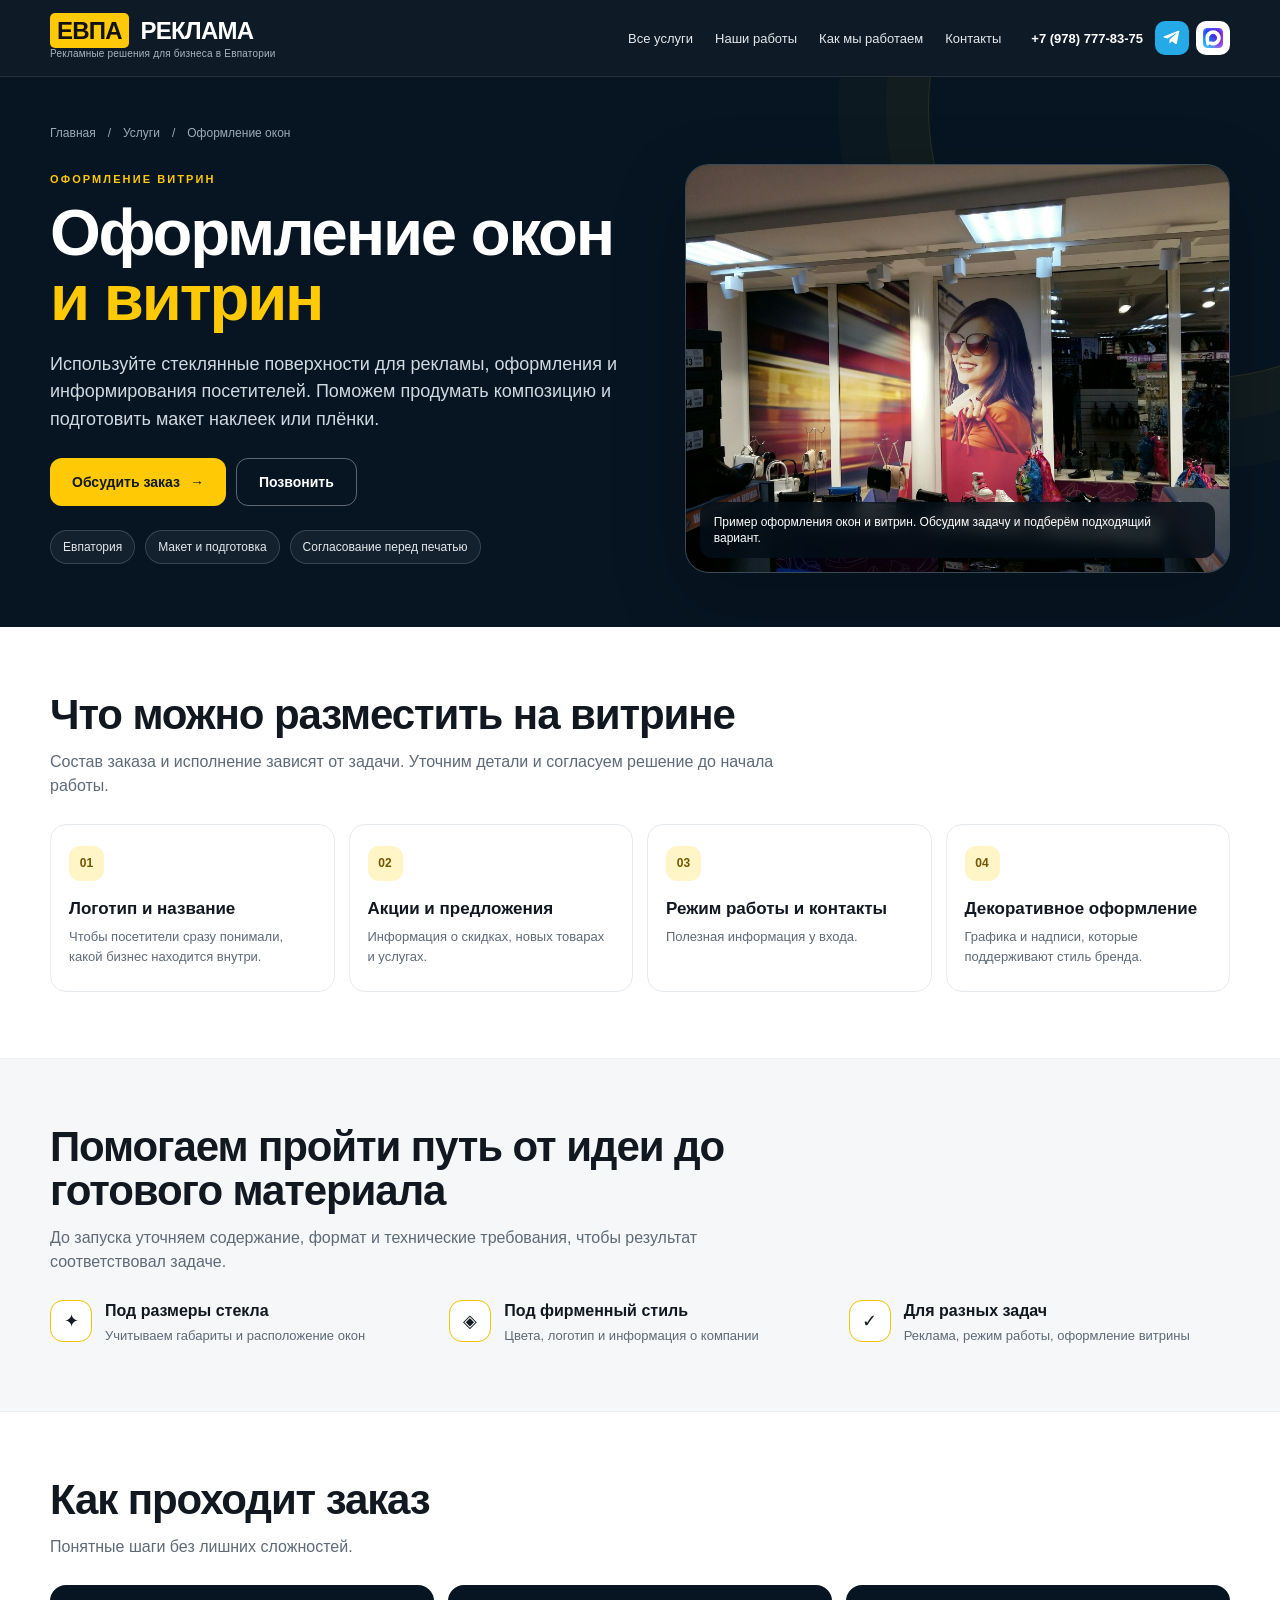
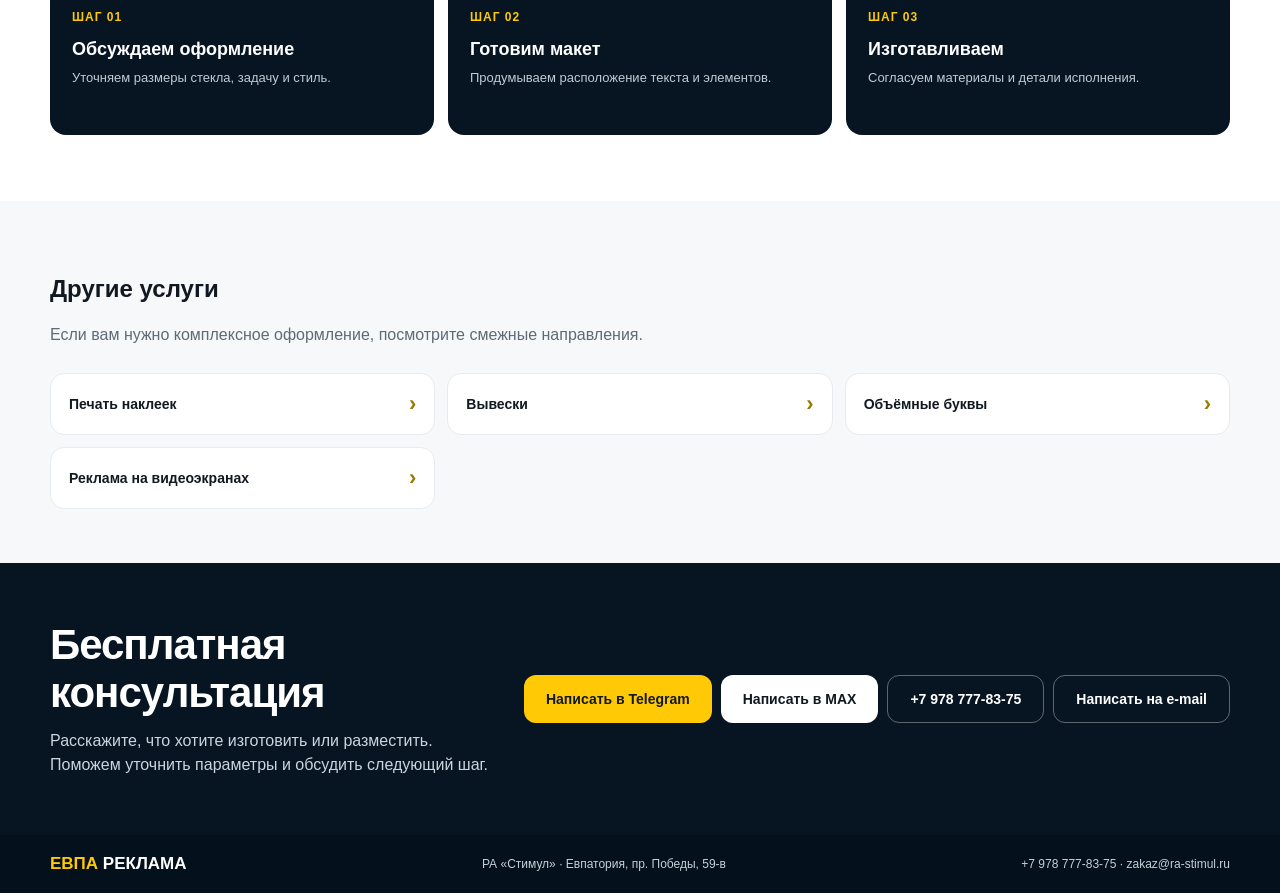
<file: okna/index.html>
<!doctype html>
<html lang="ru"><head><meta charset="utf-8"><meta name="viewport" content="width=device-width, initial-scale=1"><title>Оформление витрин и окон в Евпатории — ЕВПА РЕКЛАМА</title><meta name="description" content="Оформление витрин, окон и стеклянных поверхностей плёнкой и наклейками для бизнеса в Евпатории."><link rel="stylesheet" href="../service.css"></head>
<body>
<header class="site-header"><div class="container header-inner">
<a class="brand" href="../index.html"><span><b>ЕВПА</b> РЕКЛАМА<small>Рекламные решения для бизнеса в Евпатории</small></span></a>
<nav class="nav"><a href="../index.html#services">Все услуги</a><a href="../index.html#works">Наши работы</a><a href="#how">Как мы работаем</a><a href="#contacts">Контакты</a></nav>
<div class="header-contact"><a class="phone" href="tel:+79787778375">+7 (978) 777-83-75</a><div class="messengers"><a class="messenger telegram" href="https://t.me/+79787778375" aria-label="Telegram"><svg viewBox="0 0 24 24"><path d="M21.7 3.2 18.5 19c-.24 1.12-.88 1.4-1.78.87l-4.88-3.6-2.35 2.27c-.26.26-.48.48-.98.48l.35-4.97 9.05-8.18c.39-.35-.09-.55-.61-.2L6.12 12.7l-4.82-1.51c-1.05-.33-1.07-1.05.22-1.55L20.4 2.37c.87-.32 1.64.2 1.3.83Z"/></svg></a><a class="messenger max" href="https://max.ru/u/f9LHodD0cOL3rLwKmiMOt76GYYzFVZUFxRwOXgvEC0HCrl1jHLdD-e60m8U" aria-label="MAX"><img src="../assets/max-logo.png" alt="MAX"/></a></div></div>
</div></header>
<main>
<section class="service-hero"><div class="container"><div class="breadcrumbs"><a href="../index.html">Главная</a>　/　<a href="../index.html#services">Услуги</a>　/　Оформление окон</div>
<div class="hero-grid"><div class="hero-copy"><div class="eyebrow">ОФОРМЛЕНИЕ ВИТРИН</div><h1>Оформление окон <span>и витрин</span></h1><p class="intro">Используйте стеклянные поверхности для рекламы, оформления и информирования посетителей. Поможем продумать композицию и подготовить макет наклеек или плёнки.</p><div class="hero-actions"><a class="btn btn-primary" href="#contacts">Обсудить заказ <span style="margin-left:10px">→</span></a><a class="btn btn-secondary" href="tel:+79787778375">Позвонить</a></div><div class="hero-points"><span>Евпатория</span><span>Макет и подготовка</span><span>Согласование перед печатью</span></div></div>
<div class="hero-image"><img src="../assets/service-windows.jpg" alt="Пример оформления окон и витрин"><div class="image-caption">Пример оформления окон и витрин. Обсудим задачу и подберём подходящий вариант.</div></div></div></div></section>
<section class="section"><div class="container"><div class="section-head"><h2>Что можно разместить на витрине</h2><p>Состав заказа и исполнение зависят от задачи. Уточним детали и согласуем решение до начала работы.</p></div><div class="item-grid"><article class="item-card"><span class="item-number">01</span><h3>Логотип и название</h3><p>Чтобы посетители сразу понимали, какой бизнес находится внутри.</p></article><article class="item-card"><span class="item-number">02</span><h3>Акции и предложения</h3><p>Информация о скидках, новых товарах и услугах.</p></article><article class="item-card"><span class="item-number">03</span><h3>Режим работы и контакты</h3><p>Полезная информация у входа.</p></article><article class="item-card"><span class="item-number">04</span><h3>Декоративное оформление</h3><p>Графика и надписи, которые поддерживают стиль бренда.</p></article></div></div></section>
<section class="section feature-band"><div class="container"><div class="section-head"><h2>Помогаем пройти путь от идеи до готового материала</h2><p>До запуска уточняем содержание, формат и технические требования, чтобы результат соответствовал задаче.</p></div><div class="feature-grid"><article class="feature"><span class="feature-icon">✦</span><div><h3>Под размеры стекла</h3><p>Учитываем габариты и расположение окон</p></div></article><article class="feature"><span class="feature-icon">◈</span><div><h3>Под фирменный стиль</h3><p>Цвета, логотип и информация о компании</p></div></article><article class="feature"><span class="feature-icon">✓</span><div><h3>Для разных задач</h3><p>Реклама, режим работы, оформление витрины</p></div></article></div></div></section>
<section class="section" id="how"><div class="container"><div class="section-head"><h2>Как проходит заказ</h2><p>Понятные шаги без лишних сложностей.</p></div><div class="steps-grid"><article class="step-card"><span class="step-num">ШАГ 01</span><h3>Обсуждаем оформление</h3><p>Уточняем размеры стекла, задачу и стиль.</p></article><article class="step-card"><span class="step-num">ШАГ 02</span><h3>Готовим макет</h3><p>Продумываем расположение текста и элементов.</p></article><article class="step-card"><span class="step-num">ШАГ 03</span><h3>Изготавливаем</h3><p>Согласуем материалы и детали исполнения.</p></article></div></div></section>
<section class="related"><div class="container"><div class="section-head"><h2>Другие услуги</h2><p>Если вам нужно комплексное оформление, посмотрите смежные направления.</p></div><div class="related-grid"><a class="related-link" href="../nakleyki/index.html">Печать наклеек<span>›</span></a><a class="related-link" href="../vyveski/index.html">Вывески<span>›</span></a><a class="related-link" href="../obemnye-bukvy/index.html">Объёмные буквы<span>›</span></a><a class="related-link" href="../digital-ekrany/index.html">Реклама на видеоэкранах<span>›</span></a></div></div></section>
<section class="contact-section" id="contacts"><div class="container contact-grid"><div><h2>Бесплатная консультация</h2><p>Расскажите, что хотите изготовить или разместить. Поможем уточнить параметры и обсудить следующий шаг.</p></div><div class="contact-actions"><a class="btn btn-primary" href="https://t.me/+79787778375">Написать в Telegram</a><a class="btn btn-light" href="https://max.ru/u/f9LHodD0cOL3rLwKmiMOt76GYYzFVZUFxRwOXgvEC0HCrl1jHLdD-e60m8U">Написать в MAX</a><a class="btn btn-secondary" href="tel:+79787778375">+7 978 777-83-75</a><a class="btn btn-secondary" href="mailto:zakaz@ra-stimul.ru">Написать на e-mail</a></div></div></section>
</main><footer class="footer"><div class="container footer-inner"><a class="footer-brand" href="../index.html"><b>ЕВПА</b> РЕКЛАМА</a><span>РА «Стимул» · Евпатория, пр. Победы, 59-в</span><span><a href="tel:+79787778375">+7 978 777-83-75</a> · <a href="mailto:zakaz@ra-stimul.ru">zakaz@ra-stimul.ru</a></span></div></footer>
</body></html>
</file>
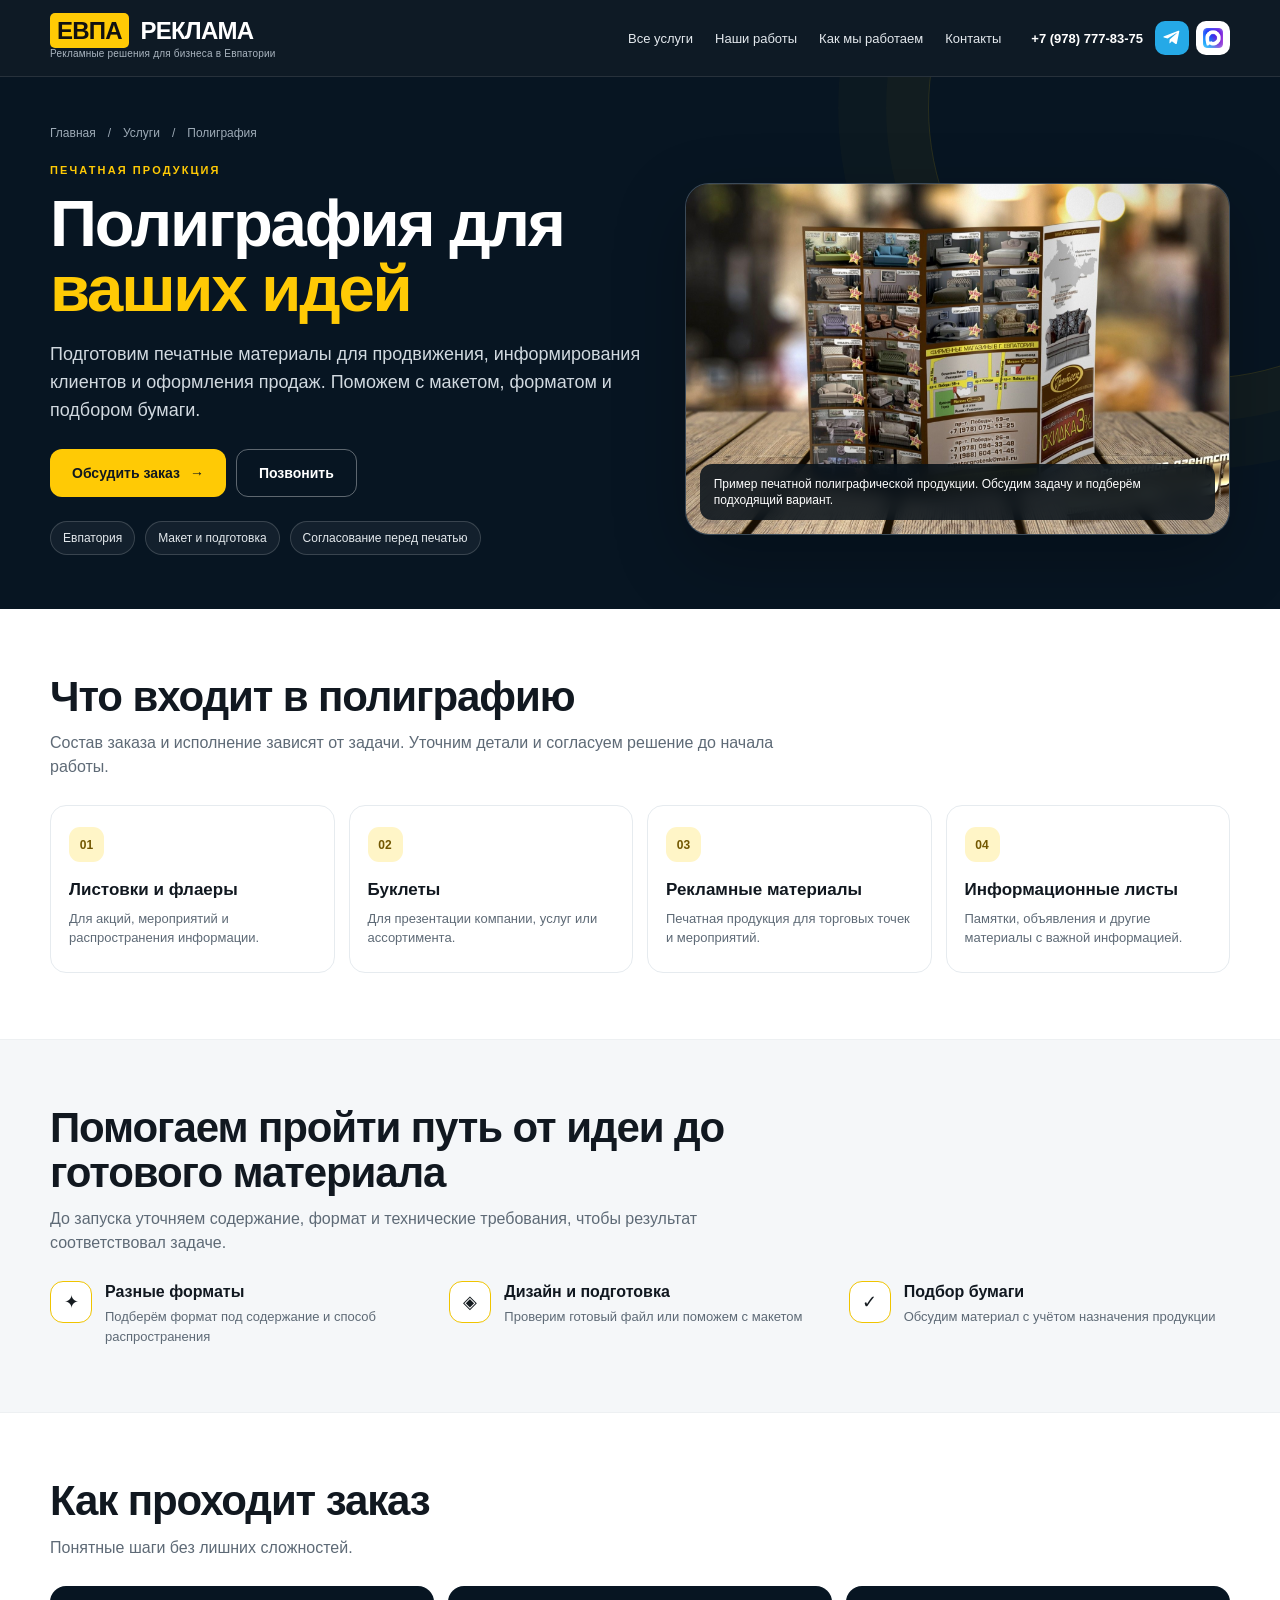
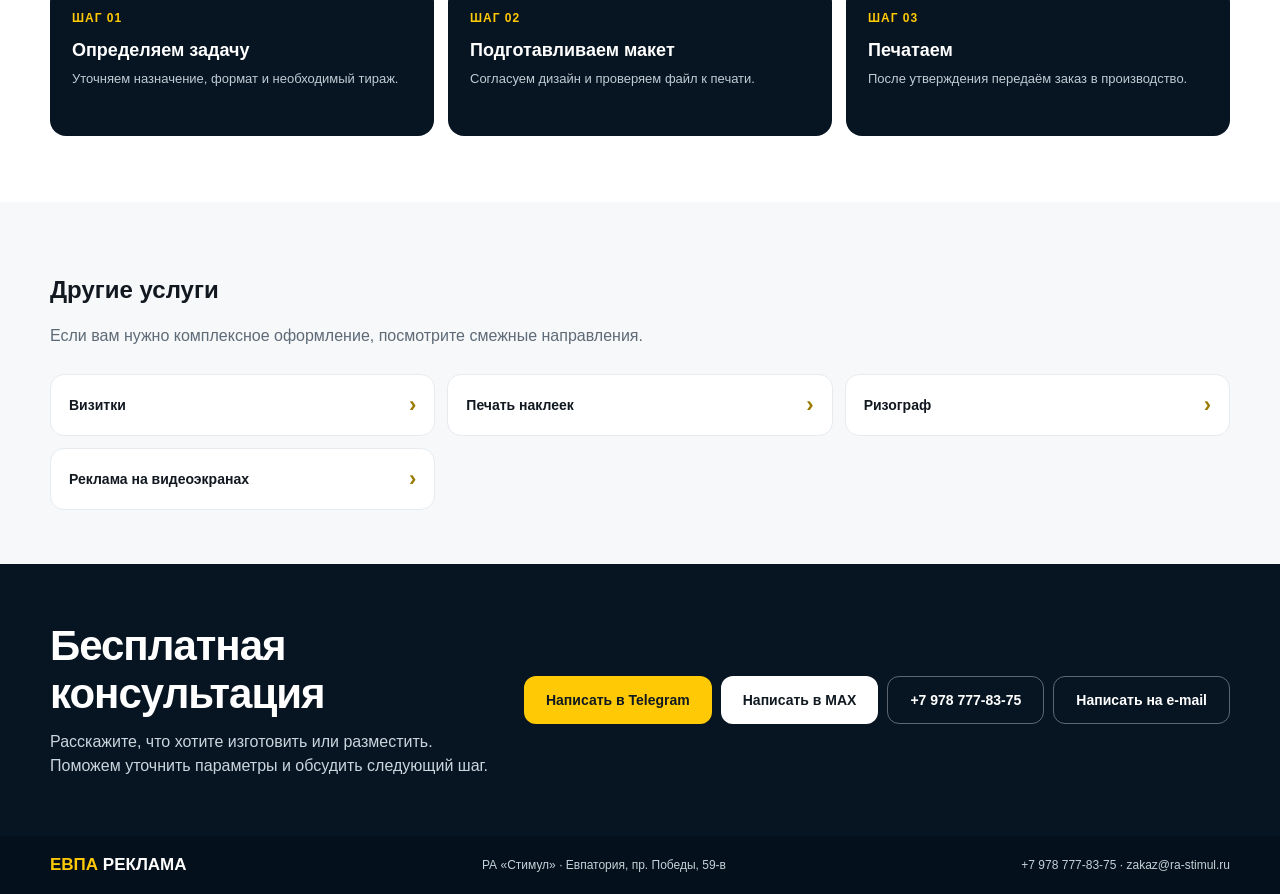
<file: poligrafiya/index.html>
<!doctype html>
<html lang="ru"><head><meta charset="utf-8"><meta name="viewport" content="width=device-width, initial-scale=1"><title>Полиграфия в Евпатории — ЕВПА РЕКЛАМА</title><meta name="description" content="Печатная продукция для бизнеса в Евпатории: листовки, флаеры, буклеты и рекламные материалы."><link rel="stylesheet" href="../service.css"></head>
<body>
<header class="site-header"><div class="container header-inner">
<a class="brand" href="../index.html"><span><b>ЕВПА</b> РЕКЛАМА<small>Рекламные решения для бизнеса в Евпатории</small></span></a>
<nav class="nav"><a href="../index.html#services">Все услуги</a><a href="../index.html#works">Наши работы</a><a href="#how">Как мы работаем</a><a href="#contacts">Контакты</a></nav>
<div class="header-contact"><a class="phone" href="tel:+79787778375">+7 (978) 777-83-75</a><div class="messengers"><a class="messenger telegram" href="https://t.me/+79787778375" aria-label="Telegram"><svg viewBox="0 0 24 24"><path d="M21.7 3.2 18.5 19c-.24 1.12-.88 1.4-1.78.87l-4.88-3.6-2.35 2.27c-.26.26-.48.48-.98.48l.35-4.97 9.05-8.18c.39-.35-.09-.55-.61-.2L6.12 12.7l-4.82-1.51c-1.05-.33-1.07-1.05.22-1.55L20.4 2.37c.87-.32 1.64.2 1.3.83Z"/></svg></a><a class="messenger max" href="https://max.ru/u/f9LHodD0cOL3rLwKmiMOt76GYYzFVZUFxRwOXgvEC0HCrl1jHLdD-e60m8U" aria-label="MAX"><img src="../assets/max-logo.png" alt="MAX"/></a></div></div>
</div></header>
<main>
<section class="service-hero"><div class="container"><div class="breadcrumbs"><a href="../index.html">Главная</a>　/　<a href="../index.html#services">Услуги</a>　/　Полиграфия</div>
<div class="hero-grid"><div class="hero-copy"><div class="eyebrow">ПЕЧАТНАЯ ПРОДУКЦИЯ</div><h1>Полиграфия для <span>ваших идей</span></h1><p class="intro">Подготовим печатные материалы для продвижения, информирования клиентов и оформления продаж. Поможем с макетом, форматом и подбором бумаги.</p><div class="hero-actions"><a class="btn btn-primary" href="#contacts">Обсудить заказ <span style="margin-left:10px">→</span></a><a class="btn btn-secondary" href="tel:+79787778375">Позвонить</a></div><div class="hero-points"><span>Евпатория</span><span>Макет и подготовка</span><span>Согласование перед печатью</span></div></div>
<div class="hero-image"><img src="../assets/service-print.jpg" alt="Пример печатной полиграфической продукции"><div class="image-caption">Пример печатной полиграфической продукции. Обсудим задачу и подберём подходящий вариант.</div></div></div></div></section>
<section class="section"><div class="container"><div class="section-head"><h2>Что входит в полиграфию</h2><p>Состав заказа и исполнение зависят от задачи. Уточним детали и согласуем решение до начала работы.</p></div><div class="item-grid"><article class="item-card"><span class="item-number">01</span><h3>Листовки и флаеры</h3><p>Для акций, мероприятий и распространения информации.</p></article><article class="item-card"><span class="item-number">02</span><h3>Буклеты</h3><p>Для презентации компании, услуг или ассортимента.</p></article><article class="item-card"><span class="item-number">03</span><h3>Рекламные материалы</h3><p>Печатная продукция для торговых точек и мероприятий.</p></article><article class="item-card"><span class="item-number">04</span><h3>Информационные листы</h3><p>Памятки, объявления и другие материалы с важной информацией.</p></article></div></div></section>
<section class="section feature-band"><div class="container"><div class="section-head"><h2>Помогаем пройти путь от идеи до готового материала</h2><p>До запуска уточняем содержание, формат и технические требования, чтобы результат соответствовал задаче.</p></div><div class="feature-grid"><article class="feature"><span class="feature-icon">✦</span><div><h3>Разные форматы</h3><p>Подберём формат под содержание и способ распространения</p></div></article><article class="feature"><span class="feature-icon">◈</span><div><h3>Дизайн и подготовка</h3><p>Проверим готовый файл или поможем с макетом</p></div></article><article class="feature"><span class="feature-icon">✓</span><div><h3>Подбор бумаги</h3><p>Обсудим материал с учётом назначения продукции</p></div></article></div></div></section>
<section class="section" id="how"><div class="container"><div class="section-head"><h2>Как проходит заказ</h2><p>Понятные шаги без лишних сложностей.</p></div><div class="steps-grid"><article class="step-card"><span class="step-num">ШАГ 01</span><h3>Определяем задачу</h3><p>Уточняем назначение, формат и необходимый тираж.</p></article><article class="step-card"><span class="step-num">ШАГ 02</span><h3>Подготавливаем макет</h3><p>Согласуем дизайн и проверяем файл к печати.</p></article><article class="step-card"><span class="step-num">ШАГ 03</span><h3>Печатаем</h3><p>После утверждения передаём заказ в производство.</p></article></div></div></section>
<section class="related"><div class="container"><div class="section-head"><h2>Другие услуги</h2><p>Если вам нужно комплексное оформление, посмотрите смежные направления.</p></div><div class="related-grid"><a class="related-link" href="../vizitki/index.html">Визитки<span>›</span></a><a class="related-link" href="../nakleyki/index.html">Печать наклеек<span>›</span></a><a class="related-link" href="../risograf/index.html">Ризограф<span>›</span></a><a class="related-link" href="../digital-ekrany/index.html">Реклама на видеоэкранах<span>›</span></a></div></div></section>
<section class="contact-section" id="contacts"><div class="container contact-grid"><div><h2>Бесплатная консультация</h2><p>Расскажите, что хотите изготовить или разместить. Поможем уточнить параметры и обсудить следующий шаг.</p></div><div class="contact-actions"><a class="btn btn-primary" href="https://t.me/+79787778375">Написать в Telegram</a><a class="btn btn-light" href="https://max.ru/u/f9LHodD0cOL3rLwKmiMOt76GYYzFVZUFxRwOXgvEC0HCrl1jHLdD-e60m8U">Написать в MAX</a><a class="btn btn-secondary" href="tel:+79787778375">+7 978 777-83-75</a><a class="btn btn-secondary" href="mailto:zakaz@ra-stimul.ru">Написать на e-mail</a></div></div></section>
</main><footer class="footer"><div class="container footer-inner"><a class="footer-brand" href="../index.html"><b>ЕВПА</b> РЕКЛАМА</a><span>РА «Стимул» · Евпатория, пр. Победы, 59-в</span><span><a href="tel:+79787778375">+7 978 777-83-75</a> · <a href="mailto:zakaz@ra-stimul.ru">zakaz@ra-stimul.ru</a></span></div></footer>
</body></html>
</file>
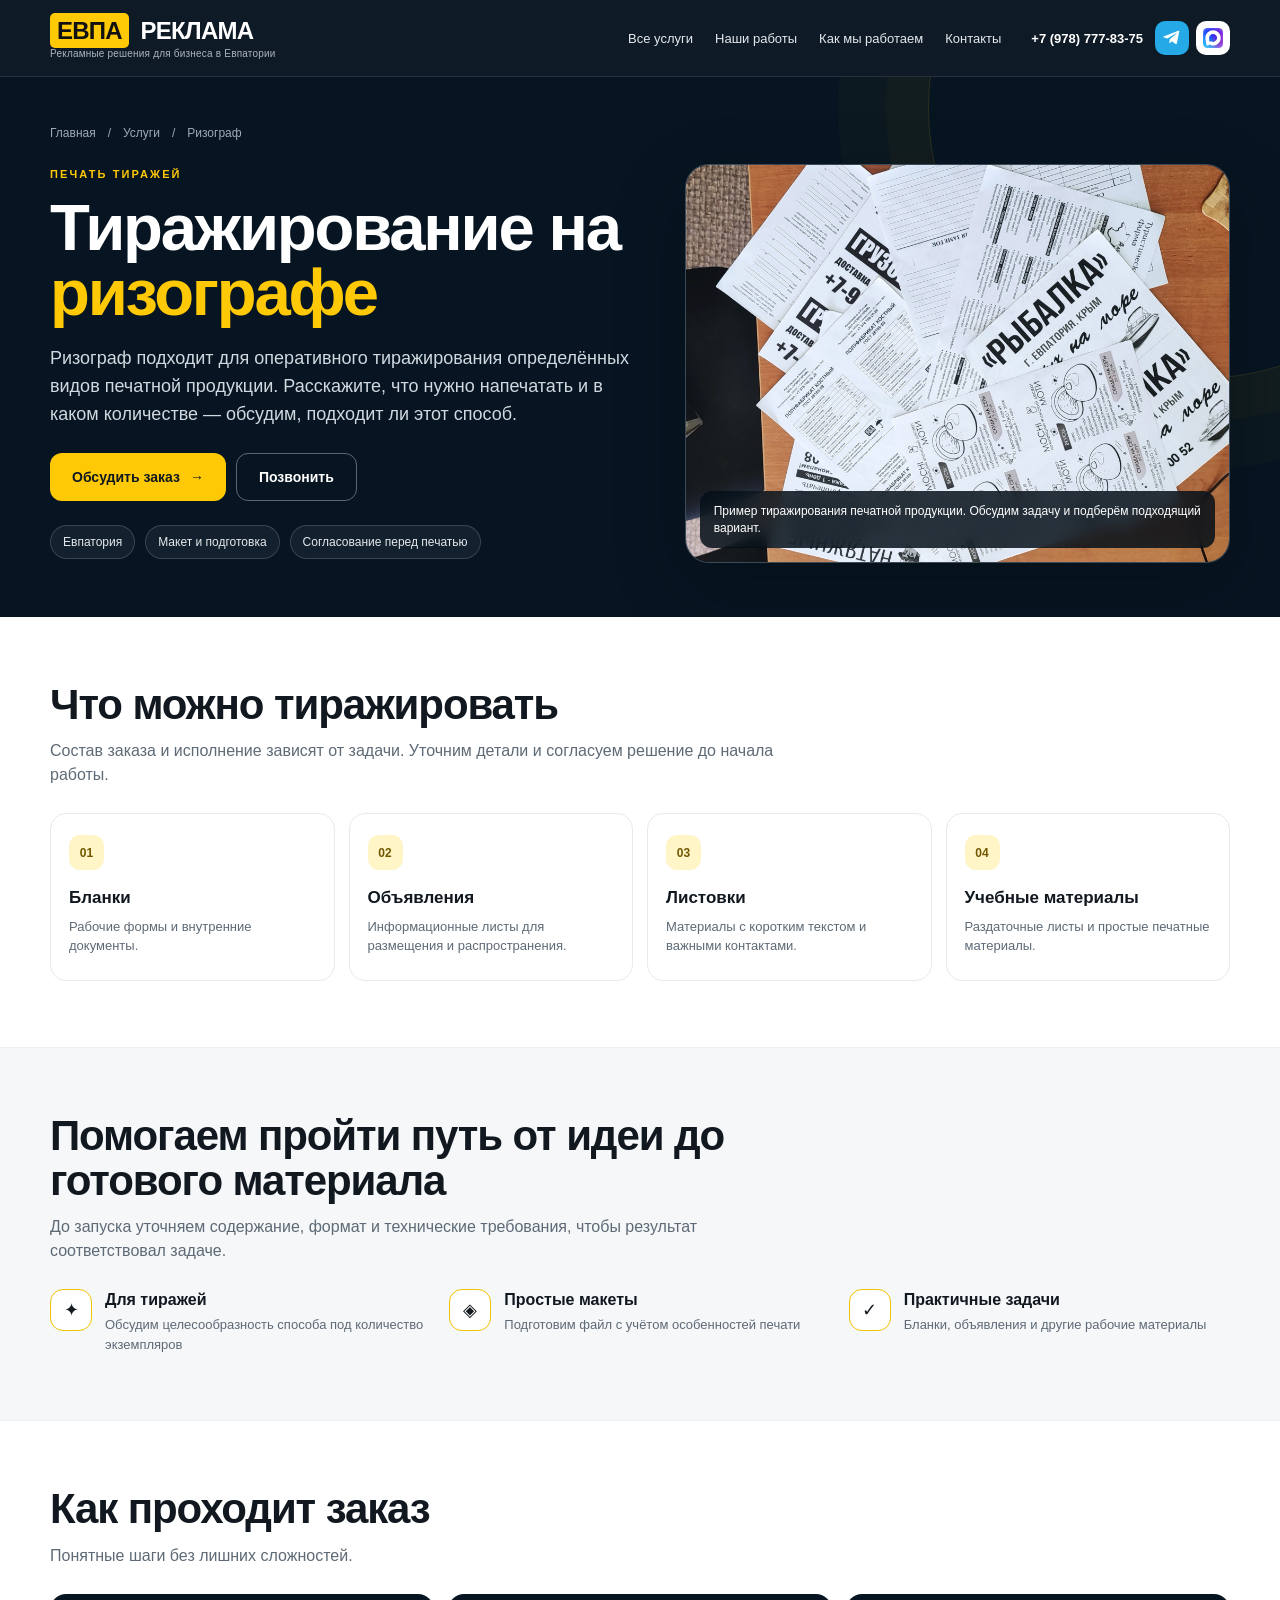
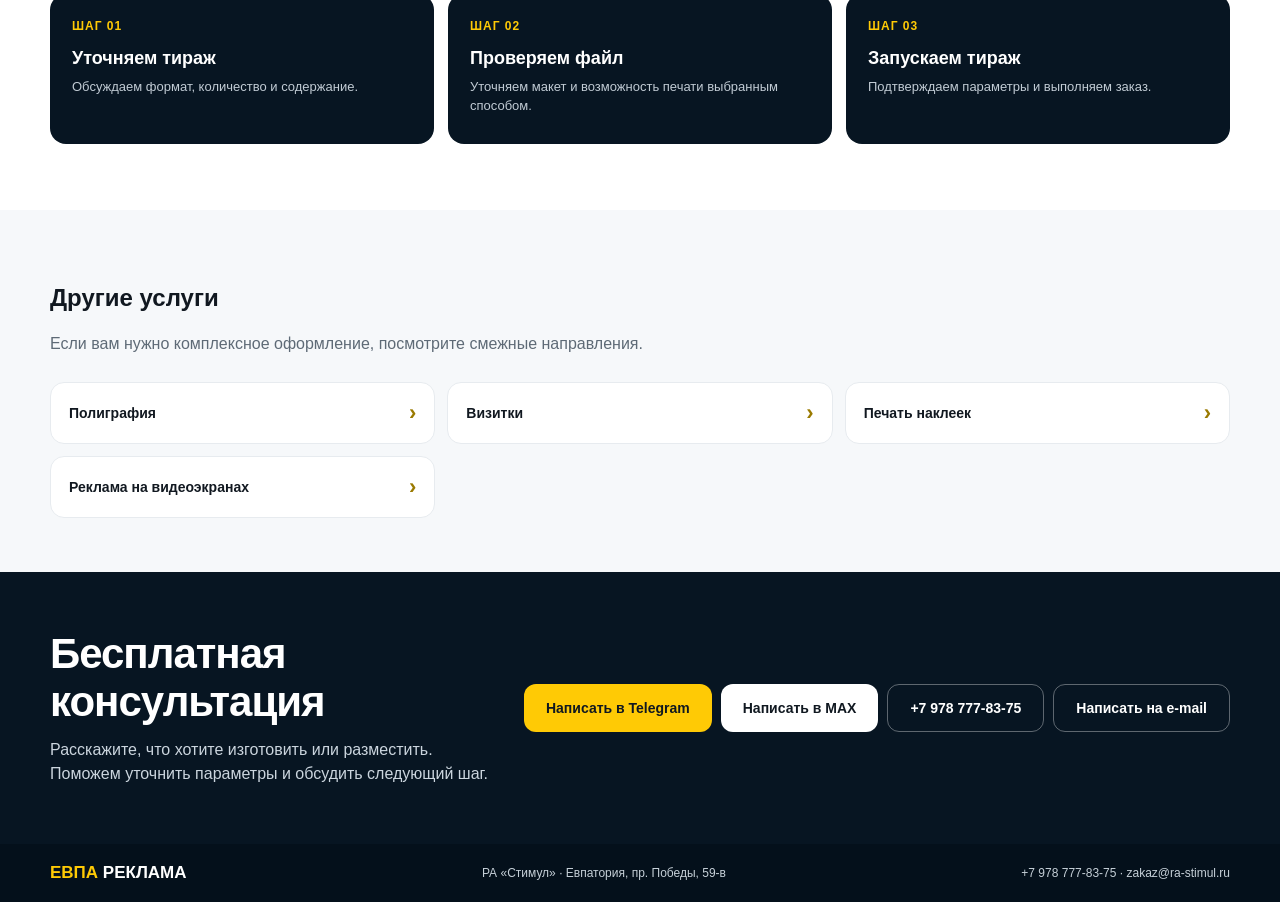
<file: risograf/index.html>
<!doctype html>
<html lang="ru"><head><meta charset="utf-8"><meta name="viewport" content="width=device-width, initial-scale=1"><title>Тиражирование на ризографе в Евпатории — ЕВПА РЕКЛАМА</title><meta name="description" content="Тиражирование на ризографе для листовок, бланков, объявлений и другой печатной продукции в Евпатории."><link rel="stylesheet" href="../service.css"></head>
<body>
<header class="site-header"><div class="container header-inner">
<a class="brand" href="../index.html"><span><b>ЕВПА</b> РЕКЛАМА<small>Рекламные решения для бизнеса в Евпатории</small></span></a>
<nav class="nav"><a href="../index.html#services">Все услуги</a><a href="../index.html#works">Наши работы</a><a href="#how">Как мы работаем</a><a href="#contacts">Контакты</a></nav>
<div class="header-contact"><a class="phone" href="tel:+79787778375">+7 (978) 777-83-75</a><div class="messengers"><a class="messenger telegram" href="https://t.me/+79787778375" aria-label="Telegram"><svg viewBox="0 0 24 24"><path d="M21.7 3.2 18.5 19c-.24 1.12-.88 1.4-1.78.87l-4.88-3.6-2.35 2.27c-.26.26-.48.48-.98.48l.35-4.97 9.05-8.18c.39-.35-.09-.55-.61-.2L6.12 12.7l-4.82-1.51c-1.05-.33-1.07-1.05.22-1.55L20.4 2.37c.87-.32 1.64.2 1.3.83Z"/></svg></a><a class="messenger max" href="https://max.ru/u/f9LHodD0cOL3rLwKmiMOt76GYYzFVZUFxRwOXgvEC0HCrl1jHLdD-e60m8U" aria-label="MAX"><img src="../assets/max-logo.png" alt="MAX"/></a></div></div>
</div></header>
<main>
<section class="service-hero"><div class="container"><div class="breadcrumbs"><a href="../index.html">Главная</a>　/　<a href="../index.html#services">Услуги</a>　/　Ризограф</div>
<div class="hero-grid"><div class="hero-copy"><div class="eyebrow">ПЕЧАТЬ ТИРАЖЕЙ</div><h1>Тиражирование на <span>ризографе</span></h1><p class="intro">Ризограф подходит для оперативного тиражирования определённых видов печатной продукции. Расскажите, что нужно напечатать и в каком количестве — обсудим, подходит ли этот способ.</p><div class="hero-actions"><a class="btn btn-primary" href="#contacts">Обсудить заказ <span style="margin-left:10px">→</span></a><a class="btn btn-secondary" href="tel:+79787778375">Позвонить</a></div><div class="hero-points"><span>Евпатория</span><span>Макет и подготовка</span><span>Согласование перед печатью</span></div></div>
<div class="hero-image"><img src="../assets/service-risograph.jpg" alt="Пример тиражирования печатной продукции"><div class="image-caption">Пример тиражирования печатной продукции. Обсудим задачу и подберём подходящий вариант.</div></div></div></div></section>
<section class="section"><div class="container"><div class="section-head"><h2>Что можно тиражировать</h2><p>Состав заказа и исполнение зависят от задачи. Уточним детали и согласуем решение до начала работы.</p></div><div class="item-grid"><article class="item-card"><span class="item-number">01</span><h3>Бланки</h3><p>Рабочие формы и внутренние документы.</p></article><article class="item-card"><span class="item-number">02</span><h3>Объявления</h3><p>Информационные листы для размещения и распространения.</p></article><article class="item-card"><span class="item-number">03</span><h3>Листовки</h3><p>Материалы с коротким текстом и важными контактами.</p></article><article class="item-card"><span class="item-number">04</span><h3>Учебные материалы</h3><p>Раздаточные листы и простые печатные материалы.</p></article></div></div></section>
<section class="section feature-band"><div class="container"><div class="section-head"><h2>Помогаем пройти путь от идеи до готового материала</h2><p>До запуска уточняем содержание, формат и технические требования, чтобы результат соответствовал задаче.</p></div><div class="feature-grid"><article class="feature"><span class="feature-icon">✦</span><div><h3>Для тиражей</h3><p>Обсудим целесообразность способа под количество экземпляров</p></div></article><article class="feature"><span class="feature-icon">◈</span><div><h3>Простые макеты</h3><p>Подготовим файл с учётом особенностей печати</p></div></article><article class="feature"><span class="feature-icon">✓</span><div><h3>Практичные задачи</h3><p>Бланки, объявления и другие рабочие материалы</p></div></article></div></div></section>
<section class="section" id="how"><div class="container"><div class="section-head"><h2>Как проходит заказ</h2><p>Понятные шаги без лишних сложностей.</p></div><div class="steps-grid"><article class="step-card"><span class="step-num">ШАГ 01</span><h3>Уточняем тираж</h3><p>Обсуждаем формат, количество и содержание.</p></article><article class="step-card"><span class="step-num">ШАГ 02</span><h3>Проверяем файл</h3><p>Уточняем макет и возможность печати выбранным способом.</p></article><article class="step-card"><span class="step-num">ШАГ 03</span><h3>Запускаем тираж</h3><p>Подтверждаем параметры и выполняем заказ.</p></article></div></div></section>
<section class="related"><div class="container"><div class="section-head"><h2>Другие услуги</h2><p>Если вам нужно комплексное оформление, посмотрите смежные направления.</p></div><div class="related-grid"><a class="related-link" href="../poligrafiya/index.html">Полиграфия<span>›</span></a><a class="related-link" href="../vizitki/index.html">Визитки<span>›</span></a><a class="related-link" href="../nakleyki/index.html">Печать наклеек<span>›</span></a><a class="related-link" href="../digital-ekrany/index.html">Реклама на видеоэкранах<span>›</span></a></div></div></section>
<section class="contact-section" id="contacts"><div class="container contact-grid"><div><h2>Бесплатная консультация</h2><p>Расскажите, что хотите изготовить или разместить. Поможем уточнить параметры и обсудить следующий шаг.</p></div><div class="contact-actions"><a class="btn btn-primary" href="https://t.me/+79787778375">Написать в Telegram</a><a class="btn btn-light" href="https://max.ru/u/f9LHodD0cOL3rLwKmiMOt76GYYzFVZUFxRwOXgvEC0HCrl1jHLdD-e60m8U">Написать в MAX</a><a class="btn btn-secondary" href="tel:+79787778375">+7 978 777-83-75</a><a class="btn btn-secondary" href="mailto:zakaz@ra-stimul.ru">Написать на e-mail</a></div></div></section>
</main><footer class="footer"><div class="container footer-inner"><a class="footer-brand" href="../index.html"><b>ЕВПА</b> РЕКЛАМА</a><span>РА «Стимул» · Евпатория, пр. Победы, 59-в</span><span><a href="tel:+79787778375">+7 978 777-83-75</a> · <a href="mailto:zakaz@ra-stimul.ru">zakaz@ra-stimul.ru</a></span></div></footer>
</body></html>
</file>
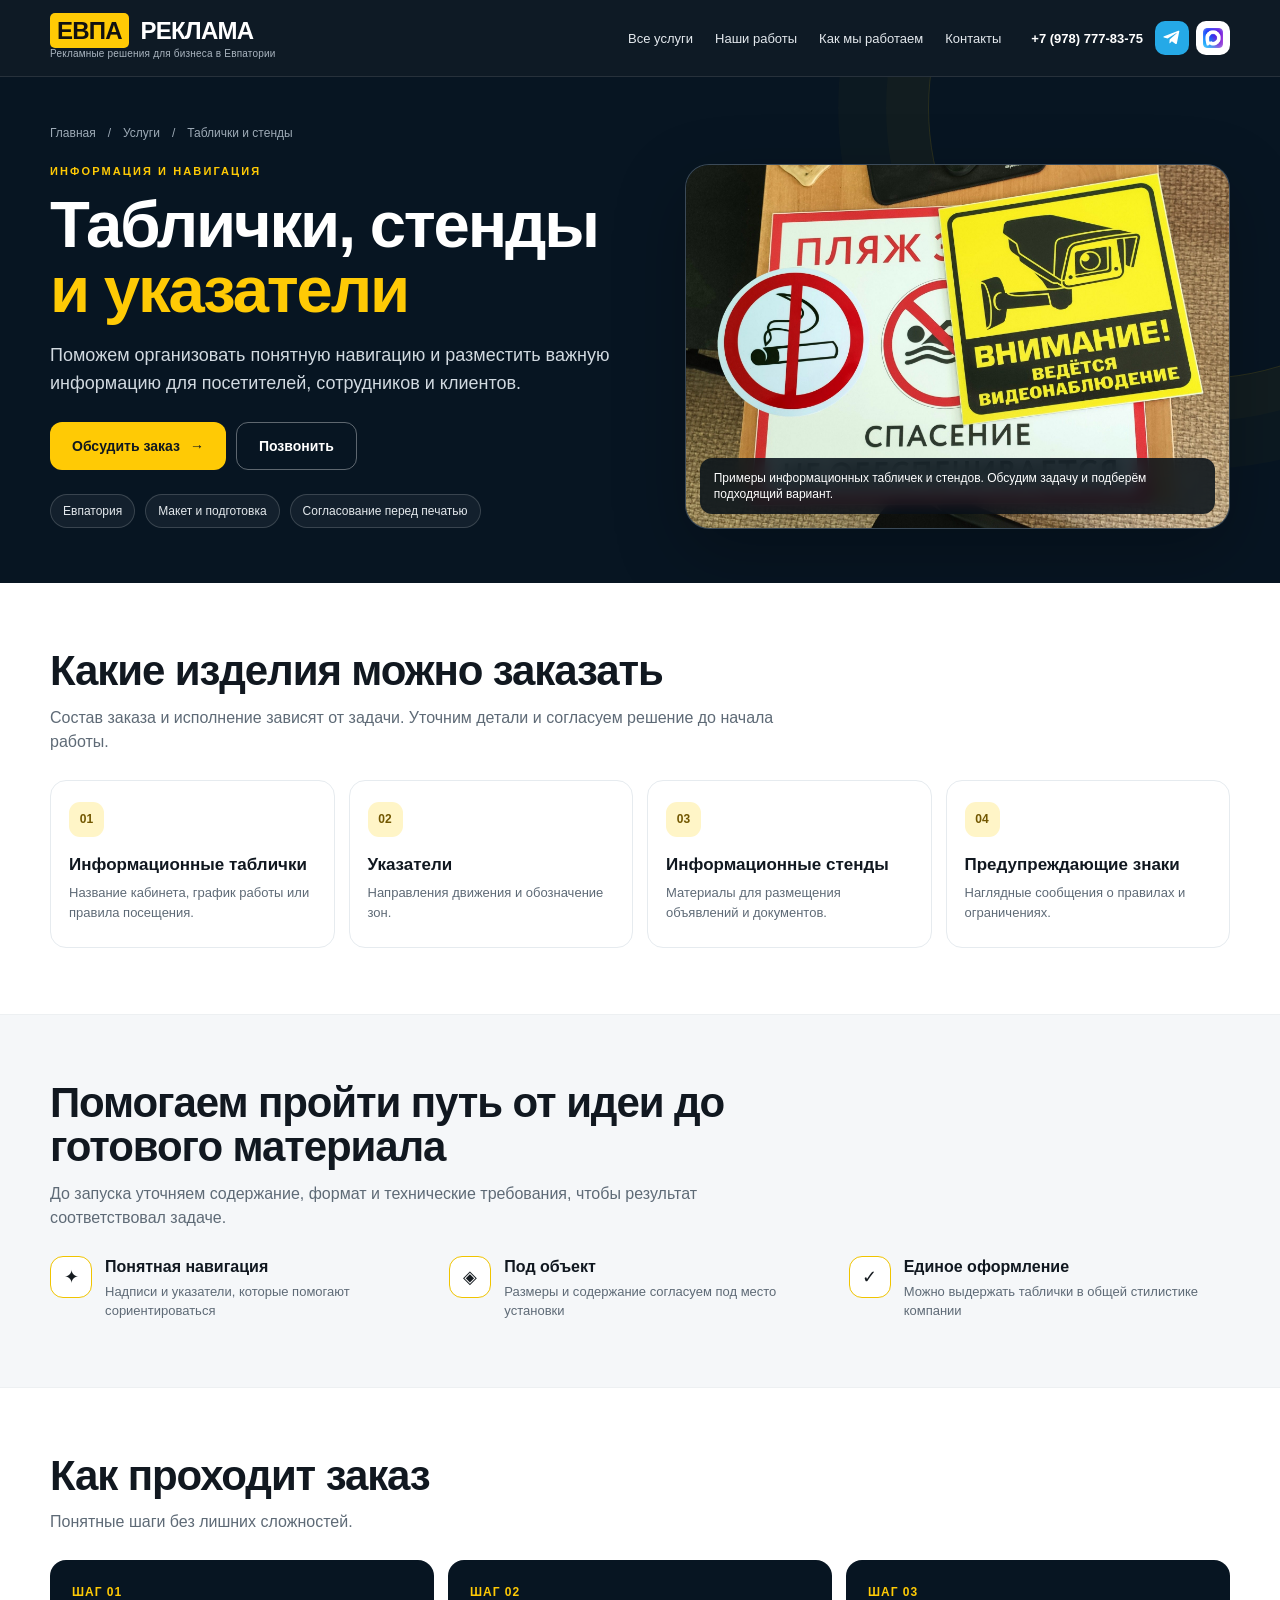
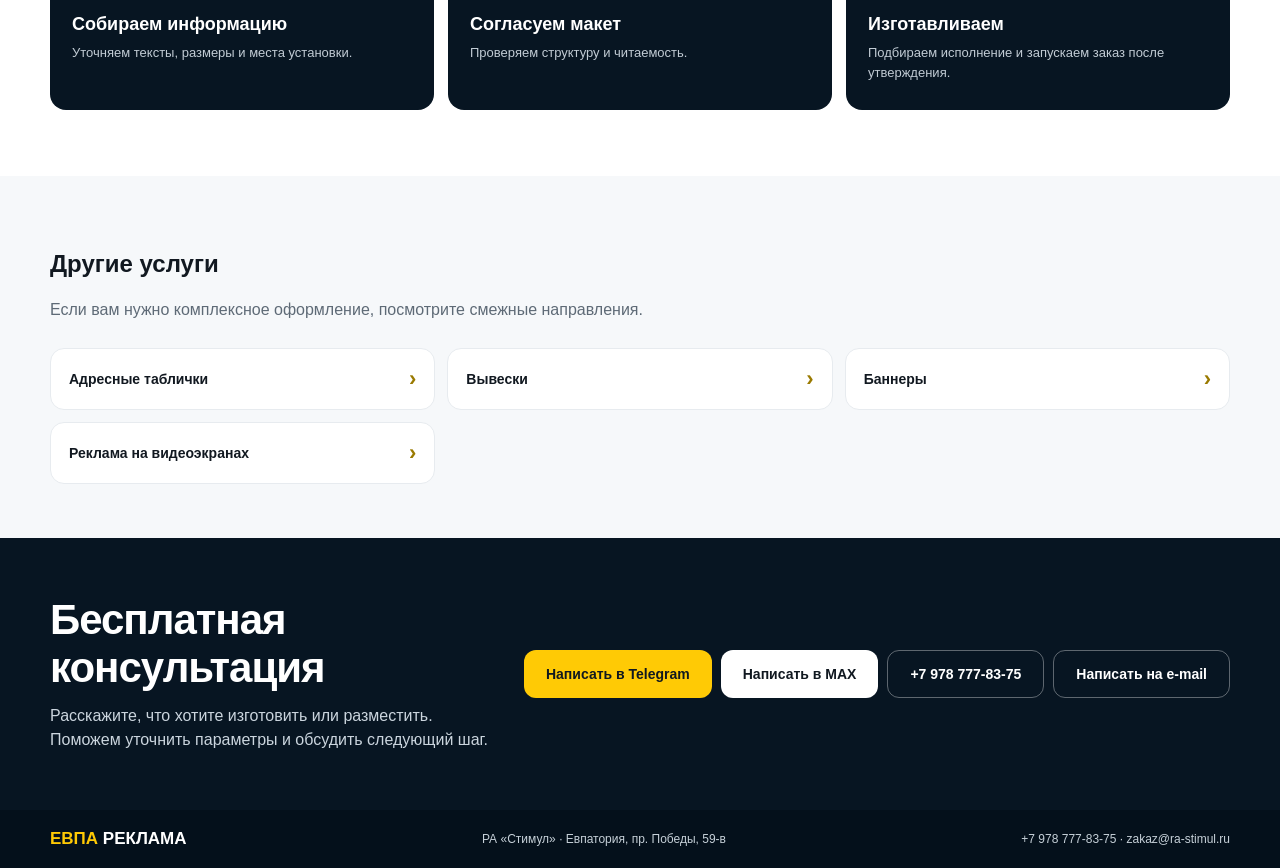
<file: tablichki-stendy/index.html>
<!doctype html>
<html lang="ru"><head><meta charset="utf-8"><meta name="viewport" content="width=device-width, initial-scale=1"><title>Таблички, стенды и указатели в Евпатории — ЕВПА РЕКЛАМА</title><meta name="description" content="Изготовление информационных табличек, стендов, указателей и предупреждающих знаков для объектов в Евпатории."><link rel="stylesheet" href="../service.css"></head>
<body>
<header class="site-header"><div class="container header-inner">
<a class="brand" href="../index.html"><span><b>ЕВПА</b> РЕКЛАМА<small>Рекламные решения для бизнеса в Евпатории</small></span></a>
<nav class="nav"><a href="../index.html#services">Все услуги</a><a href="../index.html#works">Наши работы</a><a href="#how">Как мы работаем</a><a href="#contacts">Контакты</a></nav>
<div class="header-contact"><a class="phone" href="tel:+79787778375">+7 (978) 777-83-75</a><div class="messengers"><a class="messenger telegram" href="https://t.me/+79787778375" aria-label="Telegram"><svg viewBox="0 0 24 24"><path d="M21.7 3.2 18.5 19c-.24 1.12-.88 1.4-1.78.87l-4.88-3.6-2.35 2.27c-.26.26-.48.48-.98.48l.35-4.97 9.05-8.18c.39-.35-.09-.55-.61-.2L6.12 12.7l-4.82-1.51c-1.05-.33-1.07-1.05.22-1.55L20.4 2.37c.87-.32 1.64.2 1.3.83Z"/></svg></a><a class="messenger max" href="https://max.ru/u/f9LHodD0cOL3rLwKmiMOt76GYYzFVZUFxRwOXgvEC0HCrl1jHLdD-e60m8U" aria-label="MAX"><img src="../assets/max-logo.png" alt="MAX"/></a></div></div>
</div></header>
<main>
<section class="service-hero"><div class="container"><div class="breadcrumbs"><a href="../index.html">Главная</a>　/　<a href="../index.html#services">Услуги</a>　/　Таблички и стенды</div>
<div class="hero-grid"><div class="hero-copy"><div class="eyebrow">ИНФОРМАЦИЯ И НАВИГАЦИЯ</div><h1>Таблички, стенды <span>и указатели</span></h1><p class="intro">Поможем организовать понятную навигацию и разместить важную информацию для посетителей, сотрудников и клиентов.</p><div class="hero-actions"><a class="btn btn-primary" href="#contacts">Обсудить заказ <span style="margin-left:10px">→</span></a><a class="btn btn-secondary" href="tel:+79787778375">Позвонить</a></div><div class="hero-points"><span>Евпатория</span><span>Макет и подготовка</span><span>Согласование перед печатью</span></div></div>
<div class="hero-image"><img src="../assets/service-signs-stands.jpg" alt="Примеры информационных табличек и стендов"><div class="image-caption">Примеры информационных табличек и стендов. Обсудим задачу и подберём подходящий вариант.</div></div></div></div></section>
<section class="section"><div class="container"><div class="section-head"><h2>Какие изделия можно заказать</h2><p>Состав заказа и исполнение зависят от задачи. Уточним детали и согласуем решение до начала работы.</p></div><div class="item-grid"><article class="item-card"><span class="item-number">01</span><h3>Информационные таблички</h3><p>Название кабинета, график работы или правила посещения.</p></article><article class="item-card"><span class="item-number">02</span><h3>Указатели</h3><p>Направления движения и обозначение зон.</p></article><article class="item-card"><span class="item-number">03</span><h3>Информационные стенды</h3><p>Материалы для размещения объявлений и документов.</p></article><article class="item-card"><span class="item-number">04</span><h3>Предупреждающие знаки</h3><p>Наглядные сообщения о правилах и ограничениях.</p></article></div></div></section>
<section class="section feature-band"><div class="container"><div class="section-head"><h2>Помогаем пройти путь от идеи до готового материала</h2><p>До запуска уточняем содержание, формат и технические требования, чтобы результат соответствовал задаче.</p></div><div class="feature-grid"><article class="feature"><span class="feature-icon">✦</span><div><h3>Понятная навигация</h3><p>Надписи и указатели, которые помогают сориентироваться</p></div></article><article class="feature"><span class="feature-icon">◈</span><div><h3>Под объект</h3><p>Размеры и содержание согласуем под место установки</p></div></article><article class="feature"><span class="feature-icon">✓</span><div><h3>Единое оформление</h3><p>Можно выдержать таблички в общей стилистике компании</p></div></article></div></div></section>
<section class="section" id="how"><div class="container"><div class="section-head"><h2>Как проходит заказ</h2><p>Понятные шаги без лишних сложностей.</p></div><div class="steps-grid"><article class="step-card"><span class="step-num">ШАГ 01</span><h3>Собираем информацию</h3><p>Уточняем тексты, размеры и места установки.</p></article><article class="step-card"><span class="step-num">ШАГ 02</span><h3>Согласуем макет</h3><p>Проверяем структуру и читаемость.</p></article><article class="step-card"><span class="step-num">ШАГ 03</span><h3>Изготавливаем</h3><p>Подбираем исполнение и запускаем заказ после утверждения.</p></article></div></div></section>
<section class="related"><div class="container"><div class="section-head"><h2>Другие услуги</h2><p>Если вам нужно комплексное оформление, посмотрите смежные направления.</p></div><div class="related-grid"><a class="related-link" href="../adresnye-tablichki/index.html">Адресные таблички<span>›</span></a><a class="related-link" href="../vyveski/index.html">Вывески<span>›</span></a><a class="related-link" href="../banner/index.html">Баннеры<span>›</span></a><a class="related-link" href="../digital-ekrany/index.html">Реклама на видеоэкранах<span>›</span></a></div></div></section>
<section class="contact-section" id="contacts"><div class="container contact-grid"><div><h2>Бесплатная консультация</h2><p>Расскажите, что хотите изготовить или разместить. Поможем уточнить параметры и обсудить следующий шаг.</p></div><div class="contact-actions"><a class="btn btn-primary" href="https://t.me/+79787778375">Написать в Telegram</a><a class="btn btn-light" href="https://max.ru/u/f9LHodD0cOL3rLwKmiMOt76GYYzFVZUFxRwOXgvEC0HCrl1jHLdD-e60m8U">Написать в MAX</a><a class="btn btn-secondary" href="tel:+79787778375">+7 978 777-83-75</a><a class="btn btn-secondary" href="mailto:zakaz@ra-stimul.ru">Написать на e-mail</a></div></div></section>
</main><footer class="footer"><div class="container footer-inner"><a class="footer-brand" href="../index.html"><b>ЕВПА</b> РЕКЛАМА</a><span>РА «Стимул» · Евпатория, пр. Победы, 59-в</span><span><a href="tel:+79787778375">+7 978 777-83-75</a> · <a href="mailto:zakaz@ra-stimul.ru">zakaz@ra-stimul.ru</a></span></div></footer>
</body></html>
</file>
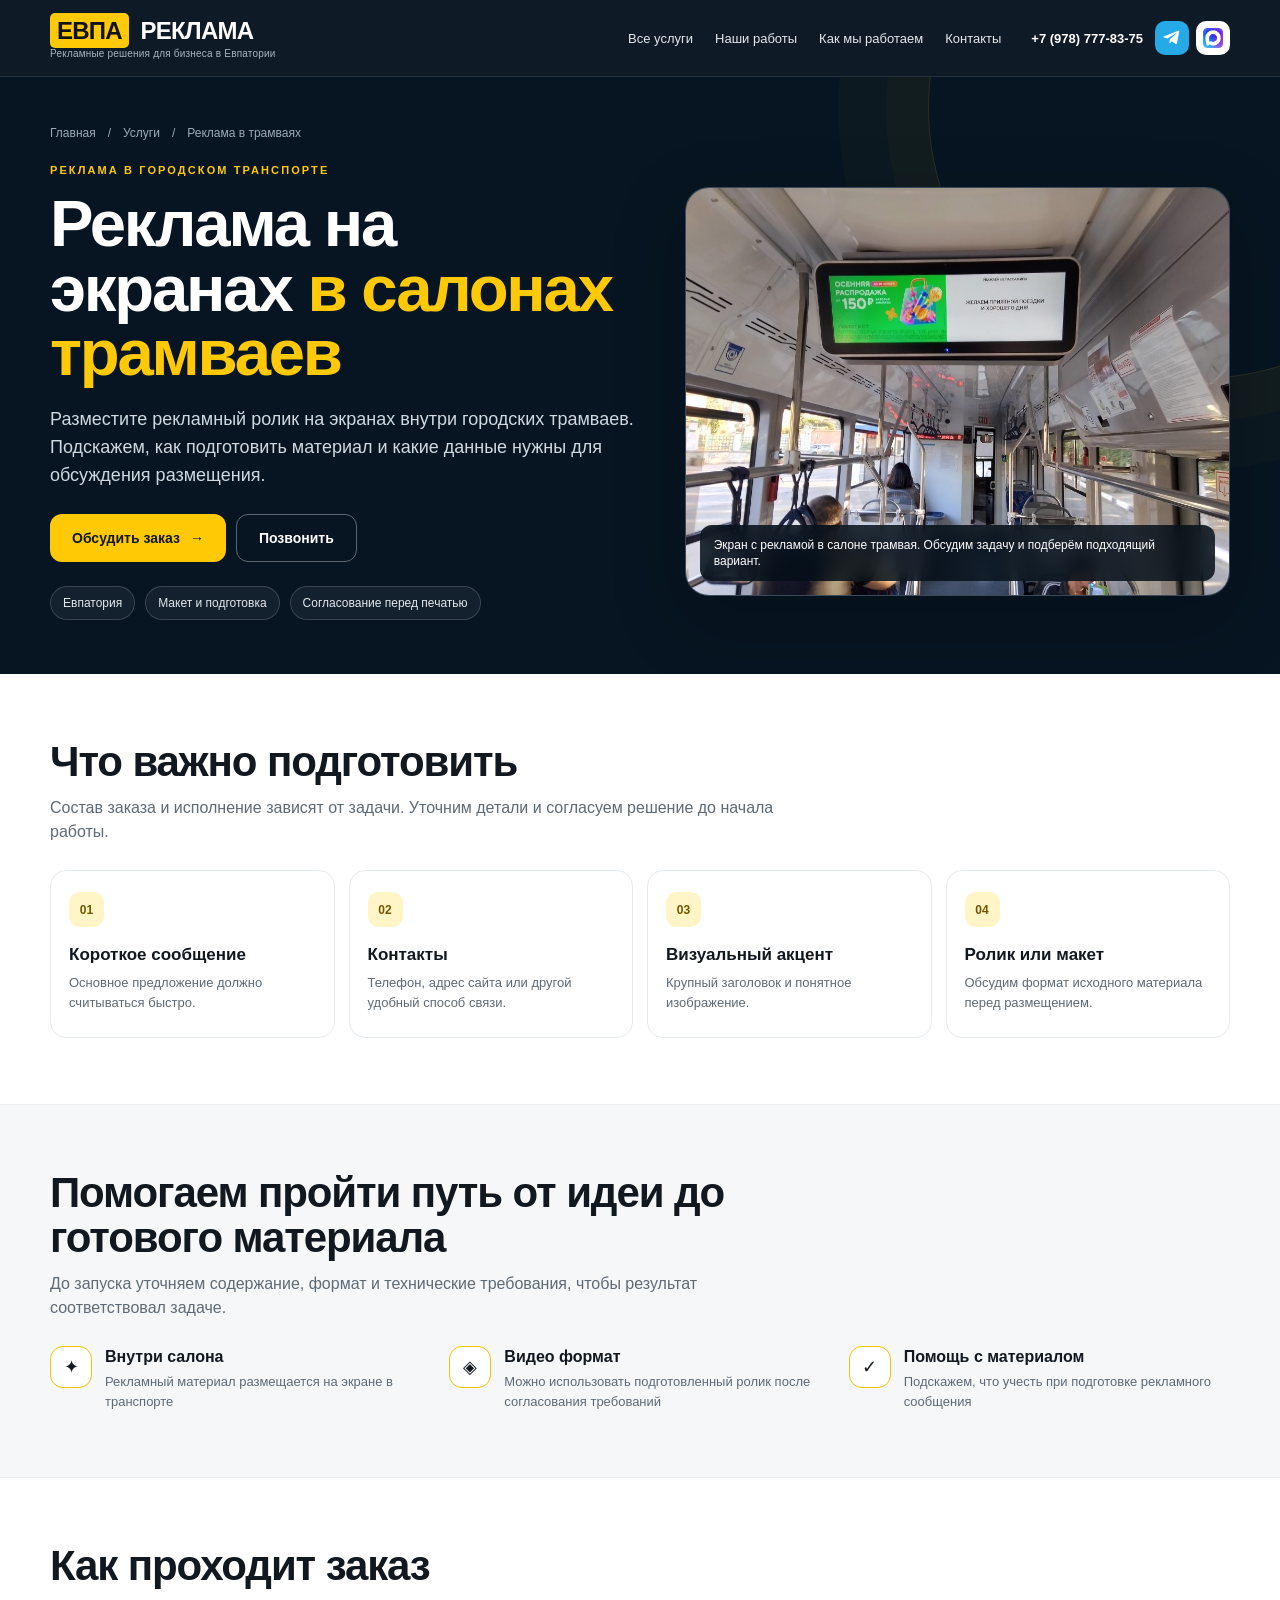
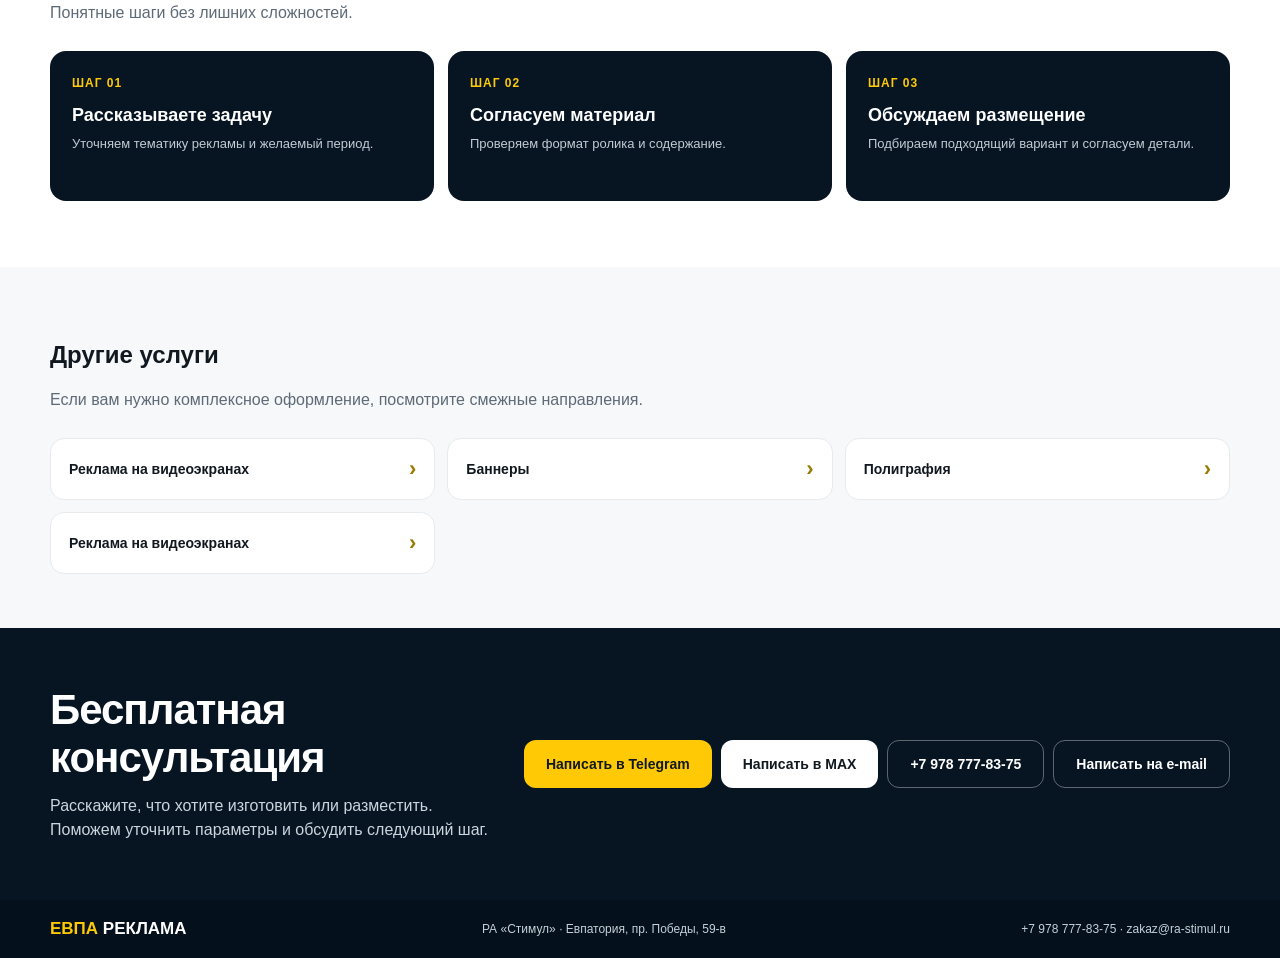
<file: tramvai/index.html>
<!doctype html>
<html lang="ru"><head><meta charset="utf-8"><meta name="viewport" content="width=device-width, initial-scale=1"><title>Реклама на экранах в салонах трамваев — ЕВПА РЕКЛАМА</title><meta name="description" content="Размещение рекламных роликов на экранах в салонах городских трамваев в Евпатории."><link rel="stylesheet" href="../service.css"></head>
<body>
<header class="site-header"><div class="container header-inner">
<a class="brand" href="../index.html"><span><b>ЕВПА</b> РЕКЛАМА<small>Рекламные решения для бизнеса в Евпатории</small></span></a>
<nav class="nav"><a href="../index.html#services">Все услуги</a><a href="../index.html#works">Наши работы</a><a href="#how">Как мы работаем</a><a href="#contacts">Контакты</a></nav>
<div class="header-contact"><a class="phone" href="tel:+79787778375">+7 (978) 777-83-75</a><div class="messengers"><a class="messenger telegram" href="https://t.me/+79787778375" aria-label="Telegram"><svg viewBox="0 0 24 24"><path d="M21.7 3.2 18.5 19c-.24 1.12-.88 1.4-1.78.87l-4.88-3.6-2.35 2.27c-.26.26-.48.48-.98.48l.35-4.97 9.05-8.18c.39-.35-.09-.55-.61-.2L6.12 12.7l-4.82-1.51c-1.05-.33-1.07-1.05.22-1.55L20.4 2.37c.87-.32 1.64.2 1.3.83Z"/></svg></a><a class="messenger max" href="https://max.ru/u/f9LHodD0cOL3rLwKmiMOt76GYYzFVZUFxRwOXgvEC0HCrl1jHLdD-e60m8U" aria-label="MAX"><img src="../assets/max-logo.png" alt="MAX"/></a></div></div>
</div></header>
<main>
<section class="service-hero"><div class="container"><div class="breadcrumbs"><a href="../index.html">Главная</a>　/　<a href="../index.html#services">Услуги</a>　/　Реклама в трамваях</div>
<div class="hero-grid"><div class="hero-copy"><div class="eyebrow">РЕКЛАМА В ГОРОДСКОМ ТРАНСПОРТЕ</div><h1>Реклама на экранах <span>в салонах трамваев</span></h1><p class="intro">Разместите рекламный ролик на экранах внутри городских трамваев. Подскажем, как подготовить материал и какие данные нужны для обсуждения размещения.</p><div class="hero-actions"><a class="btn btn-primary" href="#contacts">Обсудить заказ <span style="margin-left:10px">→</span></a><a class="btn btn-secondary" href="tel:+79787778375">Позвонить</a></div><div class="hero-points"><span>Евпатория</span><span>Макет и подготовка</span><span>Согласование перед печатью</span></div></div>
<div class="hero-image"><img src="../assets/service-tram.jpg" alt="Экран с рекламой в салоне трамвая"><div class="image-caption">Экран с рекламой в салоне трамвая. Обсудим задачу и подберём подходящий вариант.</div></div></div></div></section>
<section class="section"><div class="container"><div class="section-head"><h2>Что важно подготовить</h2><p>Состав заказа и исполнение зависят от задачи. Уточним детали и согласуем решение до начала работы.</p></div><div class="item-grid"><article class="item-card"><span class="item-number">01</span><h3>Короткое сообщение</h3><p>Основное предложение должно считываться быстро.</p></article><article class="item-card"><span class="item-number">02</span><h3>Контакты</h3><p>Телефон, адрес сайта или другой удобный способ связи.</p></article><article class="item-card"><span class="item-number">03</span><h3>Визуальный акцент</h3><p>Крупный заголовок и понятное изображение.</p></article><article class="item-card"><span class="item-number">04</span><h3>Ролик или макет</h3><p>Обсудим формат исходного материала перед размещением.</p></article></div></div></section>
<section class="section feature-band"><div class="container"><div class="section-head"><h2>Помогаем пройти путь от идеи до готового материала</h2><p>До запуска уточняем содержание, формат и технические требования, чтобы результат соответствовал задаче.</p></div><div class="feature-grid"><article class="feature"><span class="feature-icon">✦</span><div><h3>Внутри салона</h3><p>Рекламный материал размещается на экране в транспорте</p></div></article><article class="feature"><span class="feature-icon">◈</span><div><h3>Видео формат</h3><p>Можно использовать подготовленный ролик после согласования требований</p></div></article><article class="feature"><span class="feature-icon">✓</span><div><h3>Помощь с материалом</h3><p>Подскажем, что учесть при подготовке рекламного сообщения</p></div></article></div></div></section>
<section class="section" id="how"><div class="container"><div class="section-head"><h2>Как проходит заказ</h2><p>Понятные шаги без лишних сложностей.</p></div><div class="steps-grid"><article class="step-card"><span class="step-num">ШАГ 01</span><h3>Рассказываете задачу</h3><p>Уточняем тематику рекламы и желаемый период.</p></article><article class="step-card"><span class="step-num">ШАГ 02</span><h3>Согласуем материал</h3><p>Проверяем формат ролика и содержание.</p></article><article class="step-card"><span class="step-num">ШАГ 03</span><h3>Обсуждаем размещение</h3><p>Подбираем подходящий вариант и согласуем детали.</p></article></div></div></section>
<section class="related"><div class="container"><div class="section-head"><h2>Другие услуги</h2><p>Если вам нужно комплексное оформление, посмотрите смежные направления.</p></div><div class="related-grid"><a class="related-link" href="../digital-ekrany/index.html">Реклама на видеоэкранах<span>›</span></a><a class="related-link" href="../banner/index.html">Баннеры<span>›</span></a><a class="related-link" href="../poligrafiya/index.html">Полиграфия<span>›</span></a><a class="related-link" href="../digital-ekrany/index.html">Реклама на видеоэкранах<span>›</span></a></div></div></section>
<section class="contact-section" id="contacts"><div class="container contact-grid"><div><h2>Бесплатная консультация</h2><p>Расскажите, что хотите изготовить или разместить. Поможем уточнить параметры и обсудить следующий шаг.</p></div><div class="contact-actions"><a class="btn btn-primary" href="https://t.me/+79787778375">Написать в Telegram</a><a class="btn btn-light" href="https://max.ru/u/f9LHodD0cOL3rLwKmiMOt76GYYzFVZUFxRwOXgvEC0HCrl1jHLdD-e60m8U">Написать в MAX</a><a class="btn btn-secondary" href="tel:+79787778375">+7 978 777-83-75</a><a class="btn btn-secondary" href="mailto:zakaz@ra-stimul.ru">Написать на e-mail</a></div></div></section>
</main><footer class="footer"><div class="container footer-inner"><a class="footer-brand" href="../index.html"><b>ЕВПА</b> РЕКЛАМА</a><span>РА «Стимул» · Евпатория, пр. Победы, 59-в</span><span><a href="tel:+79787778375">+7 978 777-83-75</a> · <a href="mailto:zakaz@ra-stimul.ru">zakaz@ra-stimul.ru</a></span></div></footer>
</body></html>
</file>
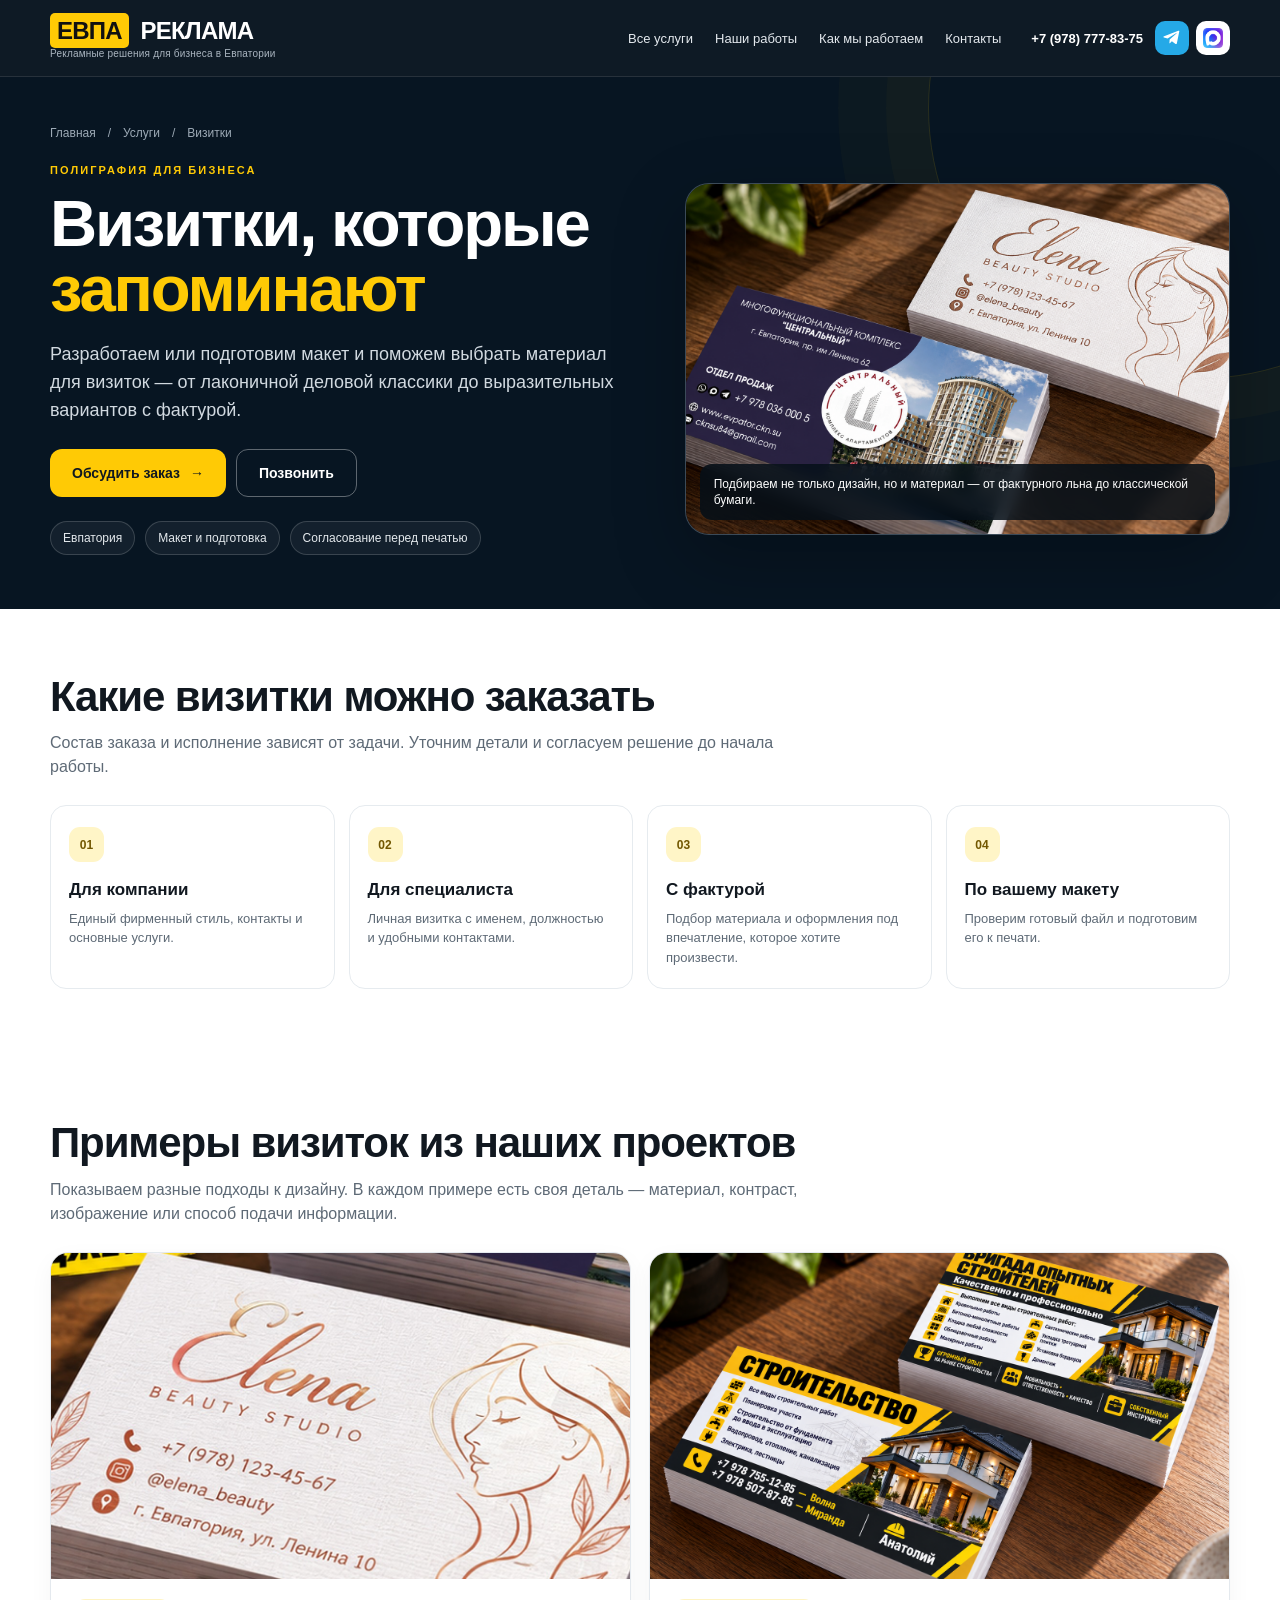
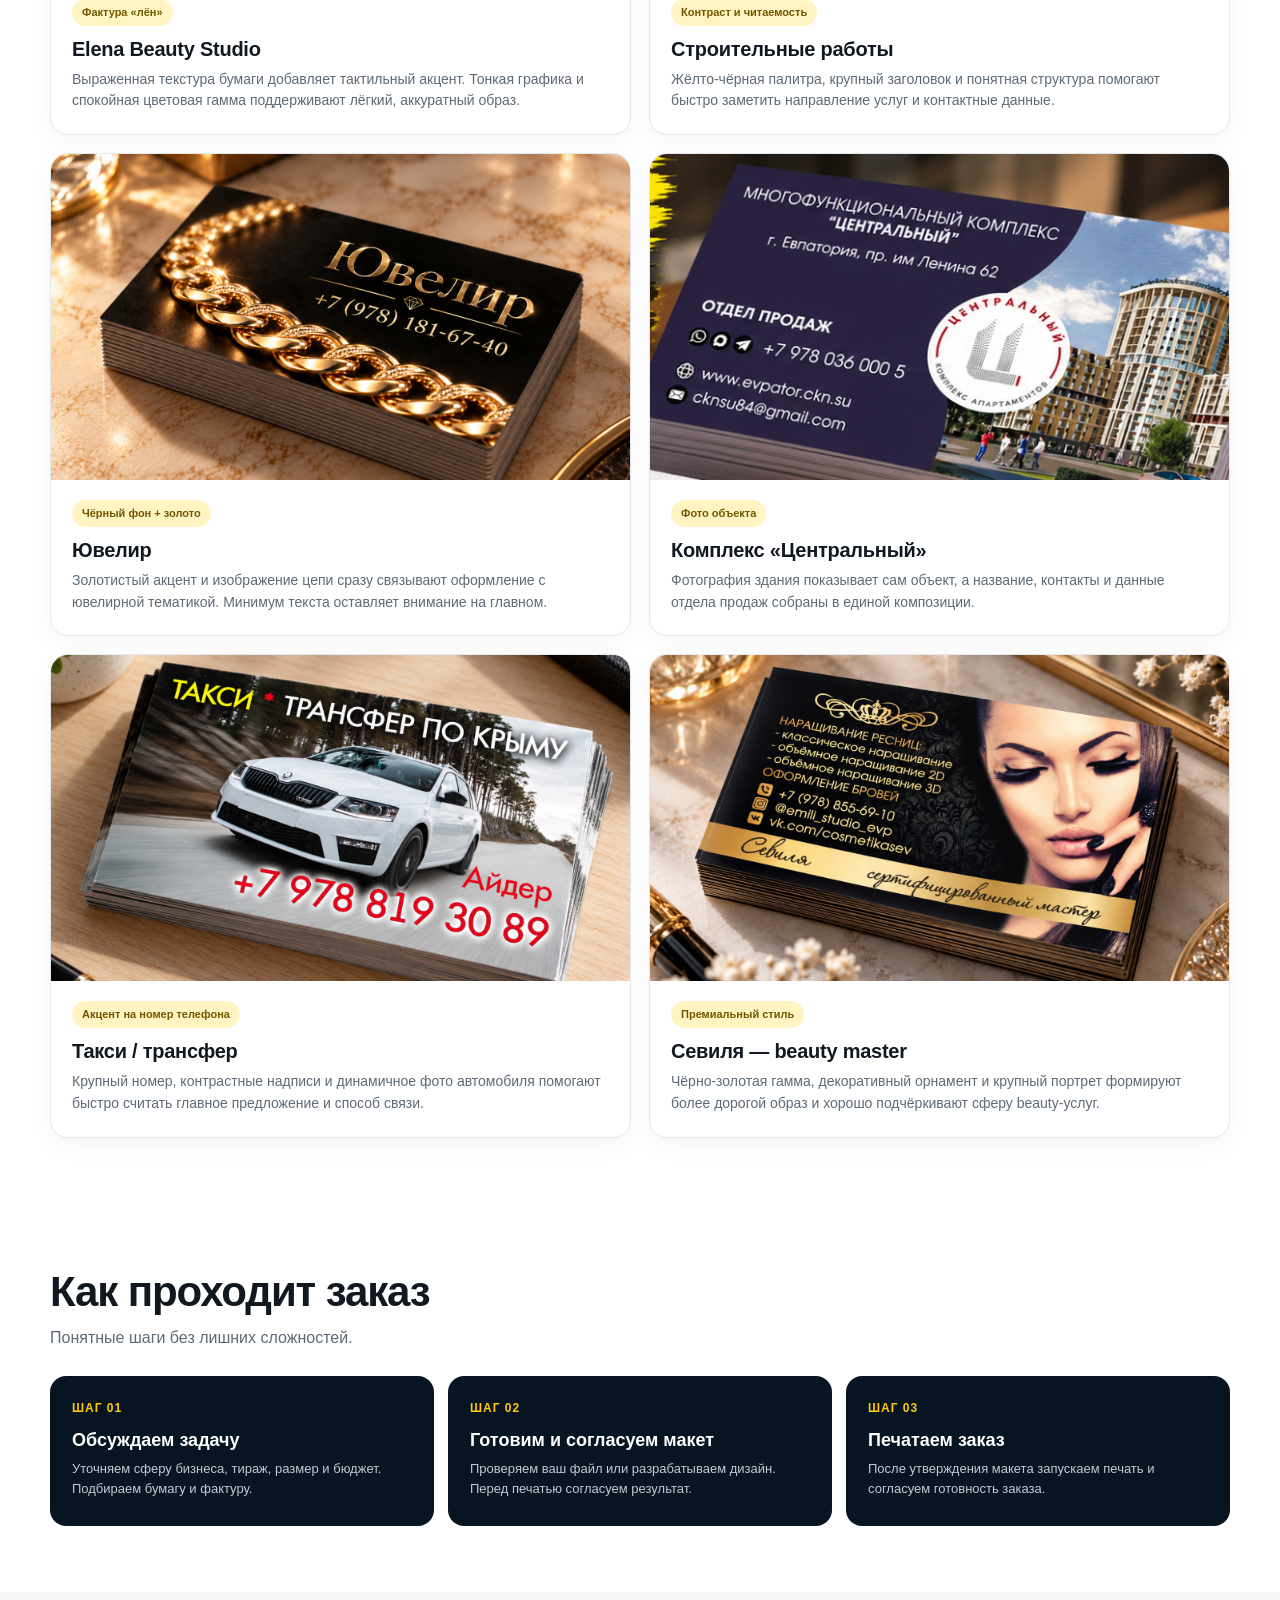
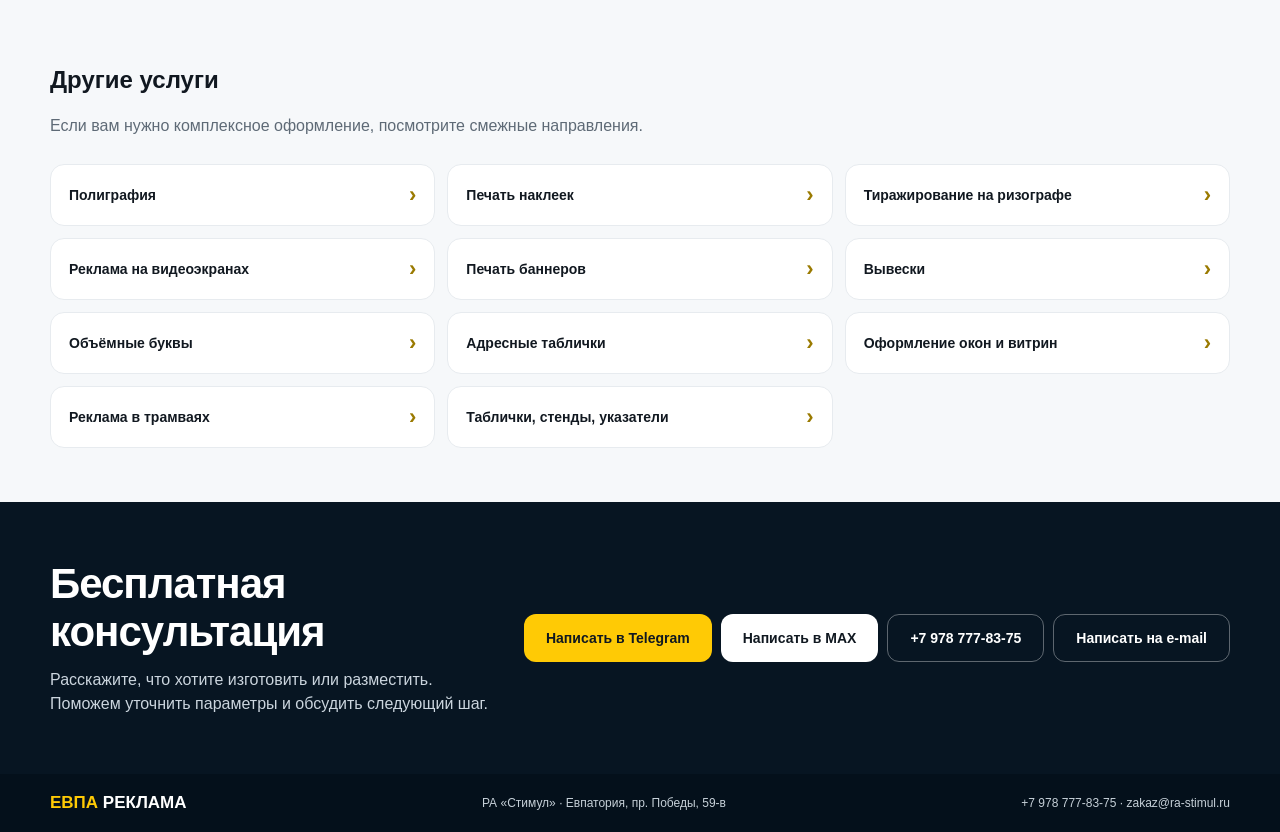
<file: vizitki/index.html>
<!doctype html>
<html lang="ru"><head><meta charset="utf-8"><meta name="viewport" content="width=device-width, initial-scale=1"><title>Печать визиток в Евпатории — ЕВПА РЕКЛАМА</title><meta name="description" content="Изготовление визиток для бизнеса в Евпатории: подбор материала, двусторонняя печать и подготовка макета."><link rel="stylesheet" href="../service.css"></head>
<body>
<header class="site-header"><div class="container header-inner">
<a class="brand" href="../index.html"><span><b>ЕВПА</b> РЕКЛАМА<small>Рекламные решения для бизнеса в Евпатории</small></span></a>
<nav class="nav"><a href="../index.html#services">Все услуги</a><a href="../index.html#works">Наши работы</a><a href="#how">Как мы работаем</a><a href="#contacts">Контакты</a></nav>
<div class="header-contact"><a class="phone" href="tel:+79787778375">+7 (978) 777-83-75</a><div class="messengers"><a class="messenger telegram" href="https://t.me/+79787778375" aria-label="Telegram"><svg viewBox="0 0 24 24"><path d="M21.7 3.2 18.5 19c-.24 1.12-.88 1.4-1.78.87l-4.88-3.6-2.35 2.27c-.26.26-.48.48-.98.48l.35-4.97 9.05-8.18c.39-.35-.09-.55-.61-.2L6.12 12.7l-4.82-1.51c-1.05-.33-1.07-1.05.22-1.55L20.4 2.37c.87-.32 1.64.2 1.3.83Z"/></svg></a><a class="messenger max" href="https://max.ru/u/f9LHodD0cOL3rLwKmiMOt76GYYzFVZUFxRwOXgvEC0HCrl1jHLdD-e60m8U" aria-label="MAX"><img src="../assets/max-logo.png" alt="MAX"/></a></div></div>
</div></header>
<main>
<section class="service-hero"><div class="container"><div class="breadcrumbs"><a href="../index.html">Главная</a>　/　<a href="../index.html#services">Услуги</a>　/　Визитки</div>
<div class="hero-grid"><div class="hero-copy"><div class="eyebrow">ПОЛИГРАФИЯ ДЛЯ БИЗНЕСА</div><h1>Визитки, которые <span>запоминают</span></h1><p class="intro">Разработаем или подготовим макет и поможем выбрать материал для визиток — от лаконичной деловой классики до выразительных вариантов с фактурой.</p><div class="hero-actions"><a class="btn btn-primary" href="#contacts">Обсудить заказ <span style="margin-left:10px">→</span></a><a class="btn btn-secondary" href="tel:+79787778375">Позвонить</a></div><div class="hero-points"><span>Евпатория</span><span>Макет и подготовка</span><span>Согласование перед печатью</span></div></div>
<div class="hero-image"><img src="../assets/service-cards.png" alt="Примеры визиток: фактура льна и корпоративная визитка с фотографией объекта"><div class="image-caption">Подбираем не только дизайн, но и материал — от фактурного льна до классической бумаги.</div></div></div></div></section>
<section class="section"><div class="container"><div class="section-head"><h2>Какие визитки можно заказать</h2><p>Состав заказа и исполнение зависят от задачи. Уточним детали и согласуем решение до начала работы.</p></div><div class="item-grid"><article class="item-card"><span class="item-number">01</span><h3>Для компании</h3><p>Единый фирменный стиль, контакты и основные услуги.</p></article><article class="item-card"><span class="item-number">02</span><h3>Для специалиста</h3><p>Личная визитка с именем, должностью и удобными контактами.</p></article><article class="item-card"><span class="item-number">03</span><h3>С фактурой</h3><p>Подбор материала и оформления под впечатление, которое хотите произвести.</p></article><article class="item-card"><span class="item-number">04</span><h3>По вашему макету</h3><p>Проверим готовый файл и подготовим его к печати.</p></article></div></div></section>
<section class="section card-examples" id="examples">
  <div class="container">
    <div class="section-head">
      <h2>Примеры визиток из наших проектов</h2>
      <p>Показываем разные подходы к дизайну. В каждом примере есть своя деталь — материал, контраст, изображение или способ подачи информации.</p>
    </div>
    <div class="card-example-grid">
      <article class="card-example">
        <div class="card-example-media"><img src="../assets/card-example-linen.jpg" alt="Визитка Elena Beauty Studio на фактурной бумаге лён" loading="lazy"></div>
        <div class="card-example-copy"><span class="card-detail">Фактура «лён»</span><h3>Elena Beauty Studio</h3><p>Выраженная текстура бумаги добавляет тактильный акцент. Тонкая графика и спокойная цветовая гамма поддерживают лёгкий, аккуратный образ.</p></div>
      </article>
      <article class="card-example">
        <div class="card-example-media"><img src="../assets/card-example-construction.png" alt="Визитка для строительных работ в жёлто-чёрной гамме" loading="lazy"></div>
        <div class="card-example-copy"><span class="card-detail">Контраст и читаемость</span><h3>Строительные работы</h3><p>Жёлто-чёрная палитра, крупный заголовок и понятная структура помогают быстро заметить направление услуг и контактные данные.</p></div>
      </article>
      <article class="card-example">
        <div class="card-example-media"><img src="../assets/card-example-jeweler.png" alt="Чёрная визитка ювелира с золотистой цепью" loading="lazy"></div>
        <div class="card-example-copy"><span class="card-detail">Чёрный фон + золото</span><h3>Ювелир</h3><p>Золотистый акцент и изображение цепи сразу связывают оформление с ювелирной тематикой. Минимум текста оставляет внимание на главном.</p></div>
      </article>
      <article class="card-example">
        <div class="card-example-media"><img src="../assets/card-example-centralny.jpg" alt="Корпоративная визитка комплекса «Центральный» с фотографией здания" loading="lazy"></div>
        <div class="card-example-copy"><span class="card-detail">Фото объекта</span><h3>Комплекс «Центральный»</h3><p>Фотография здания показывает сам объект, а название, контакты и данные отдела продаж собраны в единой композиции.</p></div>
      </article>
      <article class="card-example">
        <div class="card-example-media"><img src="../assets/card-example-taxi-transfer.png" alt="Рекламный макет такси и трансфера по Крыму с акцентом на номер телефона" loading="lazy"></div>
        <div class="card-example-copy"><span class="card-detail">Акцент на номер телефона</span><h3>Такси / трансфер</h3><p>Крупный номер, контрастные надписи и динамичное фото автомобиля помогают быстро считать главное предложение и способ связи.</p></div>
      </article>
      <article class="card-example">
        <div class="card-example-media"><img src="../assets/card-example-sevilya.png" alt="Макет визитки мастера по наращиванию ресниц и оформлению бровей в чёрно-золотой гамме" loading="lazy"></div>
        <div class="card-example-copy"><span class="card-detail">Премиальный стиль</span><h3>Севиля — beauty master</h3><p>Чёрно-золотая гамма, декоративный орнамент и крупный портрет формируют более дорогой образ и хорошо подчёркивают сферу beauty-услуг.</p></div>
      </article>
    </div>
  </div>
</section>
<section class="section" id="how"><div class="container"><div class="section-head"><h2>Как проходит заказ</h2><p>Понятные шаги без лишних сложностей.</p></div><div class="steps-grid"><article class="step-card"><span class="step-num">ШАГ 01</span><h3>Обсуждаем задачу</h3><p>Уточняем сферу бизнеса, тираж, размер и бюджет. Подбираем бумагу и фактуру.</p></article><article class="step-card"><span class="step-num">ШАГ 02</span><h3>Готовим и согласуем макет</h3><p>Проверяем ваш файл или разрабатываем дизайн. Перед печатью согласуем результат.</p></article><article class="step-card"><span class="step-num">ШАГ 03</span><h3>Печатаем заказ</h3><p>После утверждения макета запускаем печать и согласуем готовность заказа.</p></article></div></div></section>
<section class="related"><div class="container"><div class="section-head"><h2>Другие услуги</h2><p>Если вам нужно комплексное оформление, посмотрите смежные направления.</p></div><div class="related-grid">
<a class="related-link" href="../poligrafiya/index.html">Полиграфия<span>›</span></a>
<a class="related-link" href="../nakleyki/index.html">Печать наклеек<span>›</span></a>
<a class="related-link" href="../risograf/index.html">Тиражирование на ризографе<span>›</span></a>
<a class="related-link" href="../digital-ekrany/index.html">Реклама на видеоэкранах<span>›</span></a>
<a class="related-link" href="../banner/index.html">Печать баннеров<span>›</span></a>
<a class="related-link" href="../vyveski/index.html">Вывески<span>›</span></a>
<a class="related-link" href="../obemnye-bukvy/index.html">Объёмные буквы<span>›</span></a>
<a class="related-link" href="../adresnye-tablichki/index.html">Адресные таблички<span>›</span></a>
<a class="related-link" href="../okna/index.html">Оформление окон и витрин<span>›</span></a>
<a class="related-link" href="../tramvai/index.html">Реклама в трамваях<span>›</span></a>
<a class="related-link" href="../tablichki-stendy/index.html">Таблички, стенды, указатели<span>›</span></a>
</div></div></section>
<section class="contact-section" id="contacts"><div class="container contact-grid"><div><h2>Бесплатная консультация</h2><p>Расскажите, что хотите изготовить или разместить. Поможем уточнить параметры и обсудить следующий шаг.</p></div><div class="contact-actions"><a class="btn btn-primary" href="https://t.me/+79787778375">Написать в Telegram</a><a class="btn btn-light" href="https://max.ru/u/f9LHodD0cOL3rLwKmiMOt76GYYzFVZUFxRwOXgvEC0HCrl1jHLdD-e60m8U">Написать в MAX</a><a class="btn btn-secondary" href="tel:+79787778375">+7 978 777-83-75</a><a class="btn btn-secondary" href="mailto:zakaz@ra-stimul.ru">Написать на e-mail</a></div></div></section>
</main><footer class="footer"><div class="container footer-inner"><a class="footer-brand" href="../index.html"><b>ЕВПА</b> РЕКЛАМА</a><span>РА «Стимул» · Евпатория, пр. Победы, 59-в</span><span><a href="tel:+79787778375">+7 978 777-83-75</a> · <a href="mailto:zakaz@ra-stimul.ru">zakaz@ra-stimul.ru</a></span></div></footer>
</body></html>
</file>
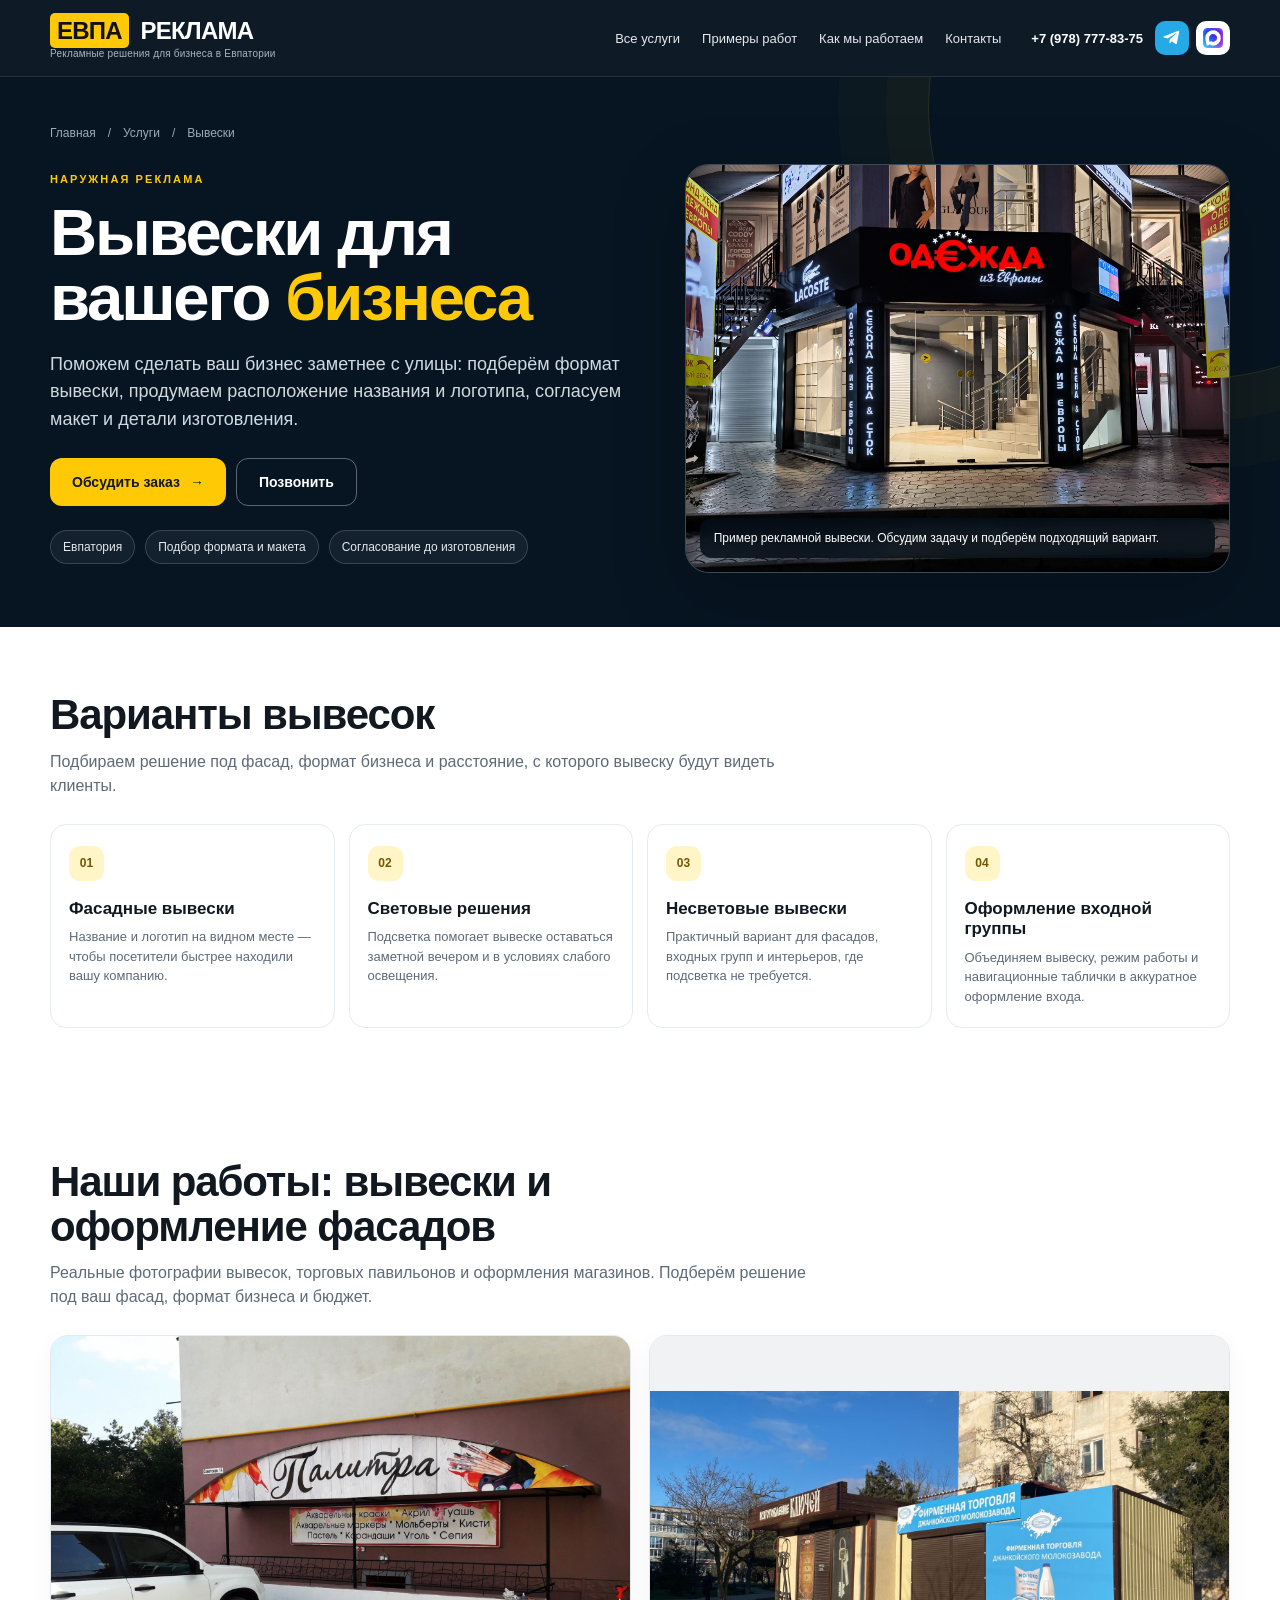
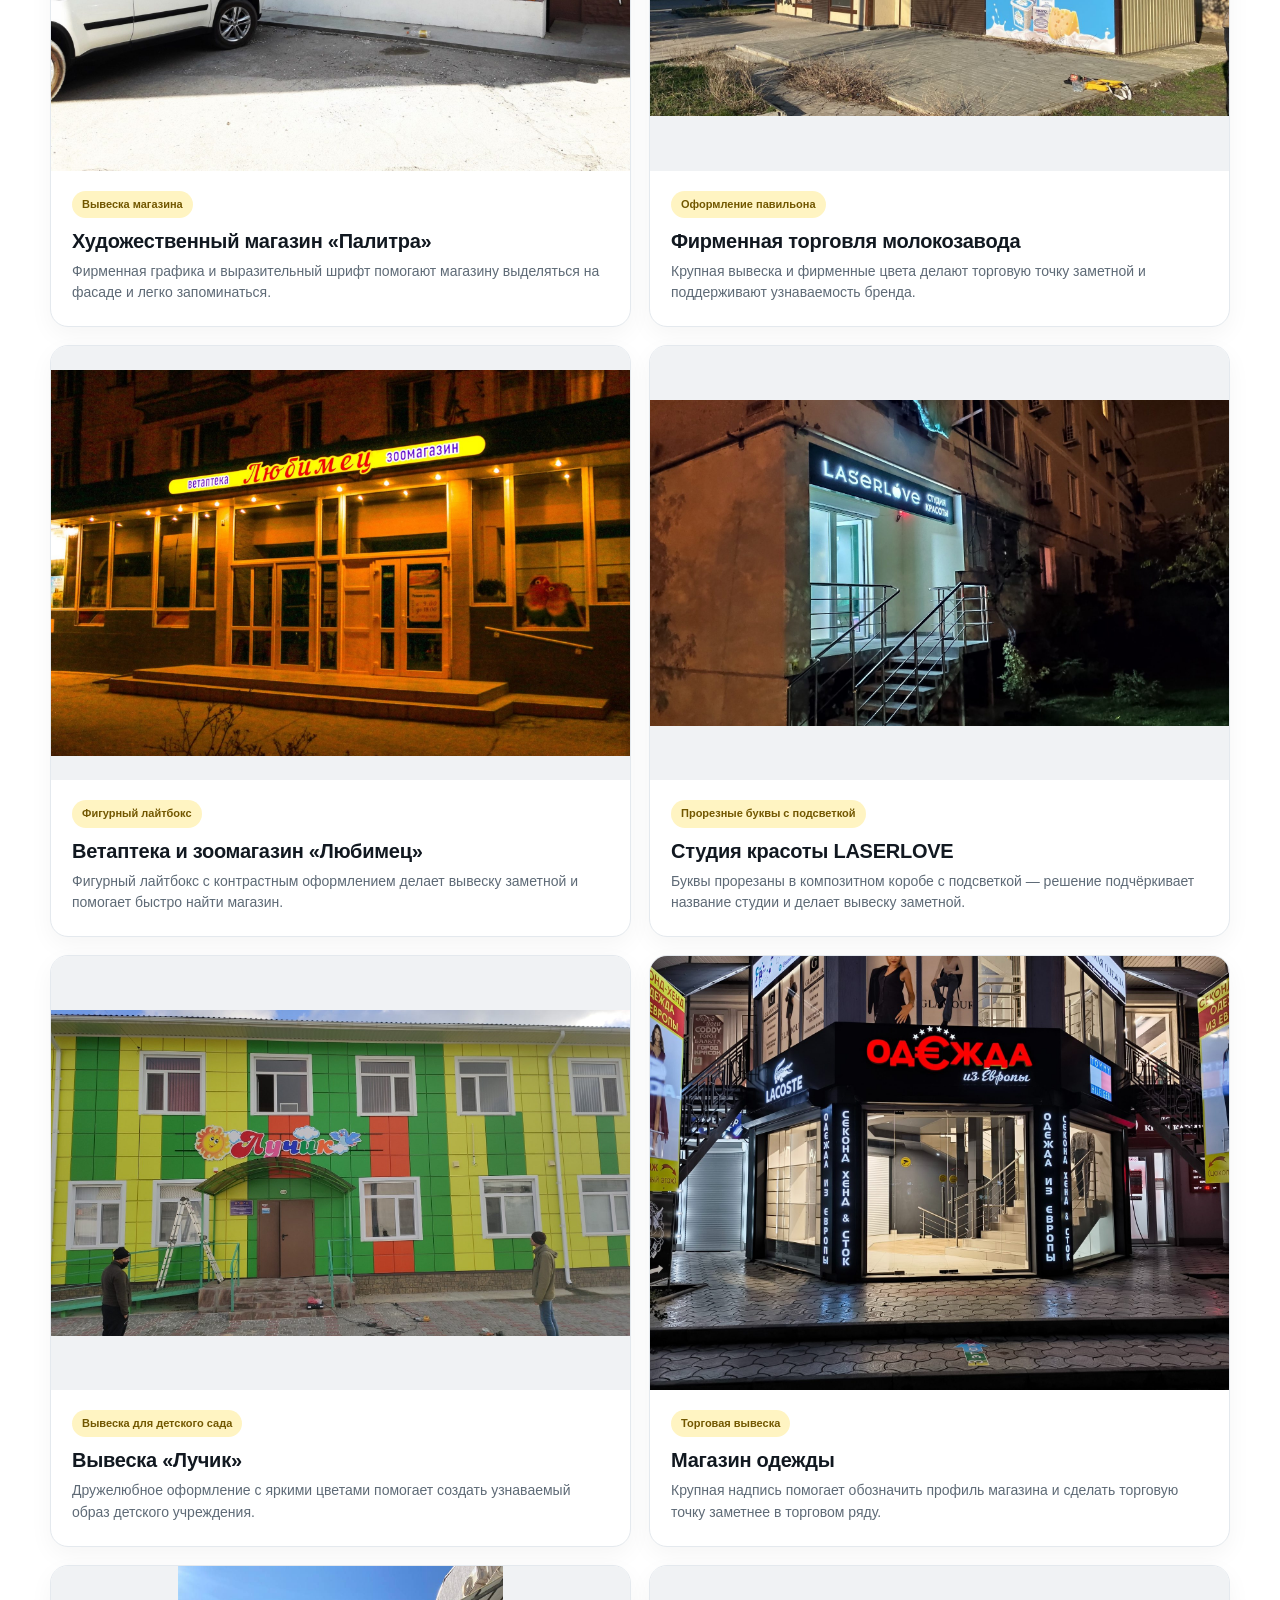
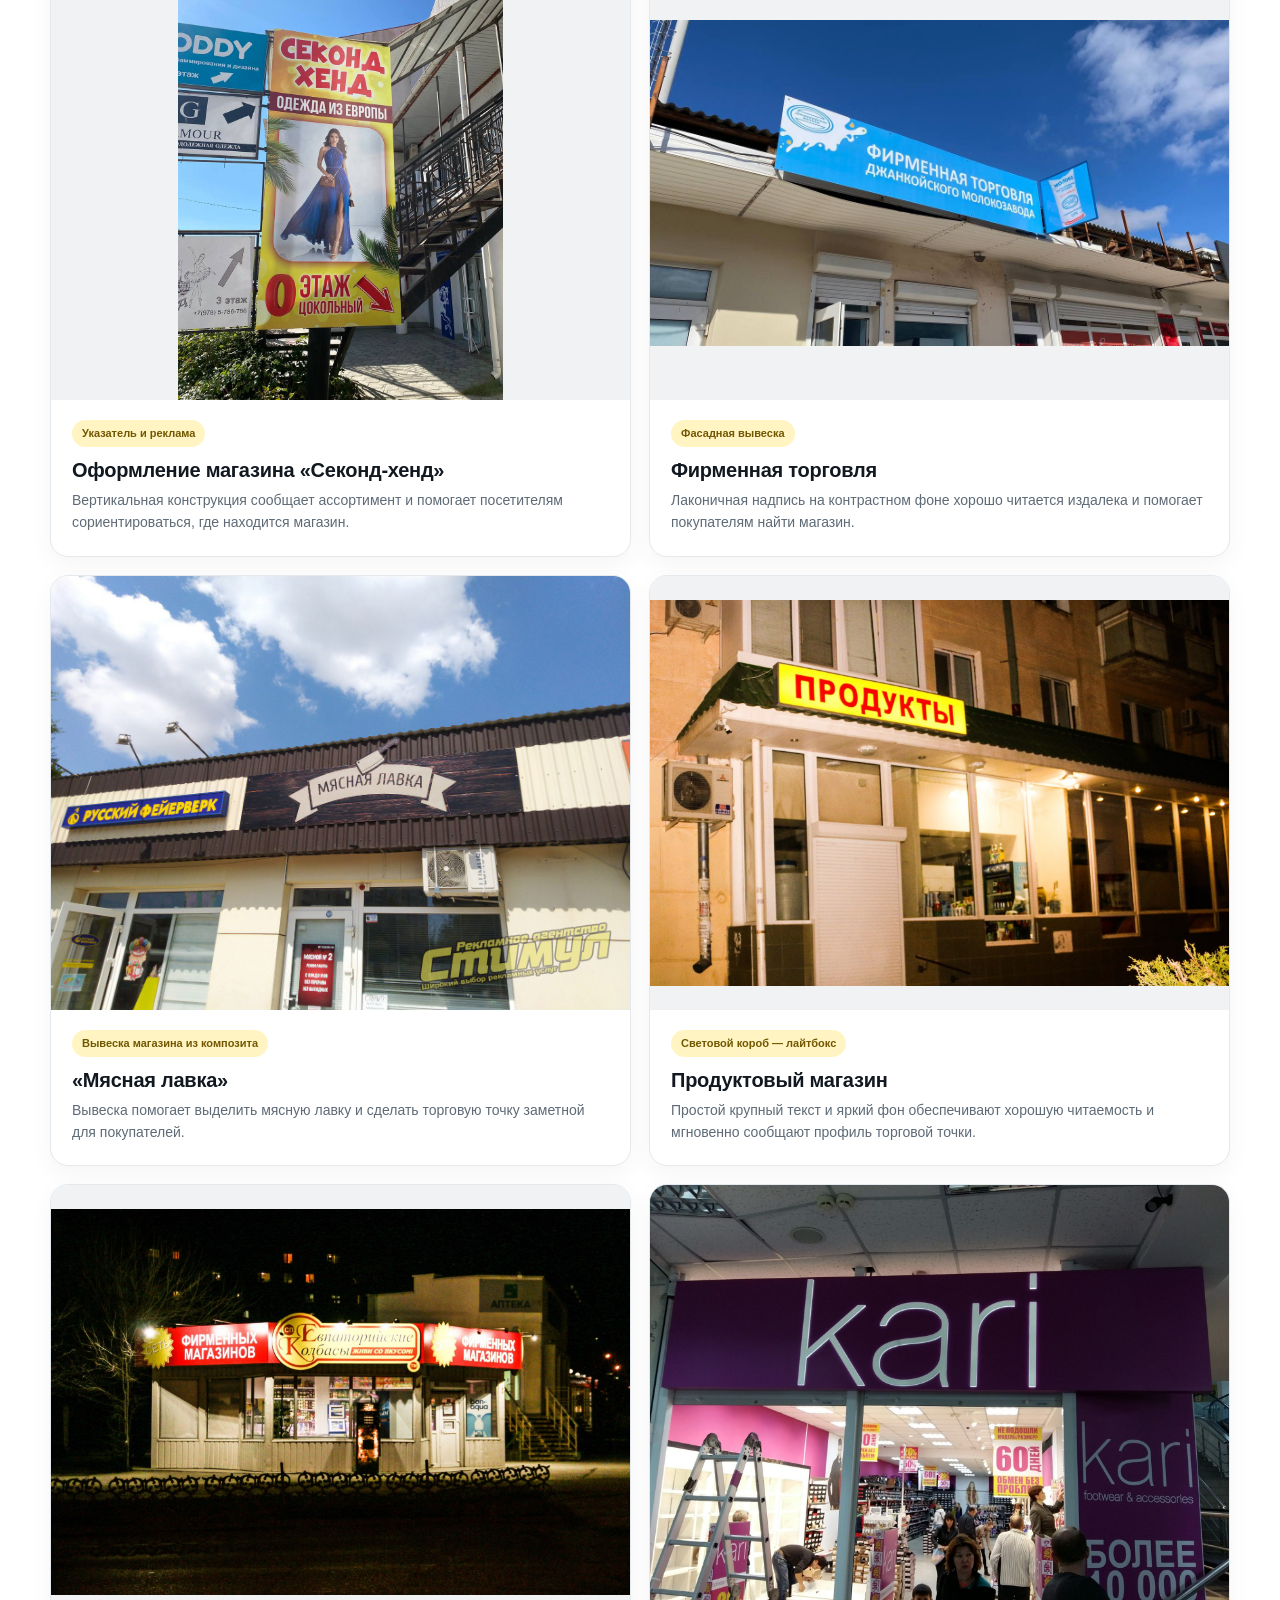
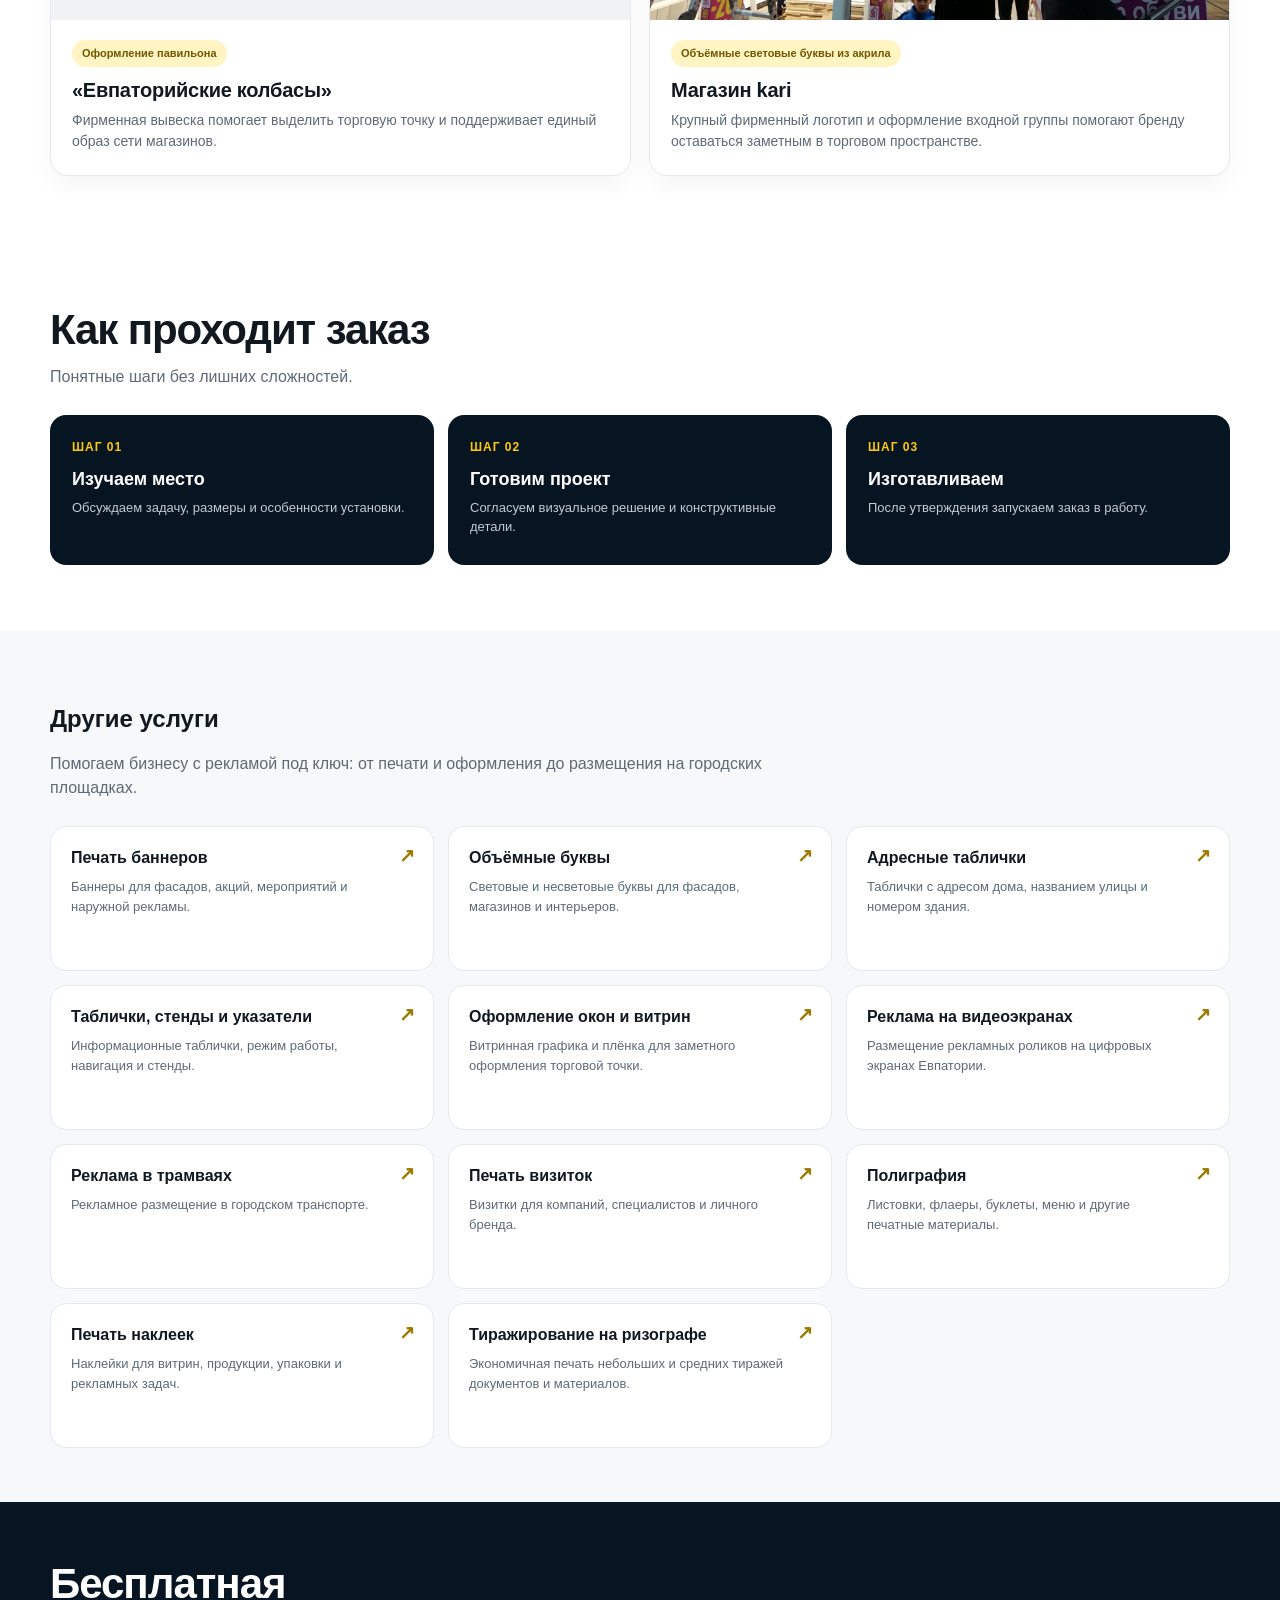
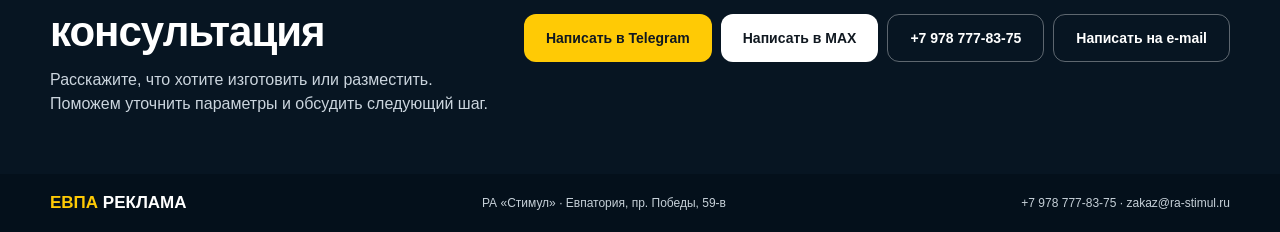
<file: vyveski/index.html>
<!doctype html>
<html lang="ru"><head><meta charset="utf-8"><meta name="viewport" content="width=device-width, initial-scale=1"><title>Изготовление вывесок в Евпатории — ЕВПА РЕКЛАМА</title><meta name="description" content="Изготовление вывесок в Евпатории для магазинов, кафе, офисов и фасадов. Подберём формат, согласуем макет и подготовим решение под ваш объект."><link rel="stylesheet" href="../service.css"></head>
<body>
<header class="site-header"><div class="container header-inner">
<a class="brand" href="../index.html"><span><b>ЕВПА</b> РЕКЛАМА<small>Рекламные решения для бизнеса в Евпатории</small></span></a>
<nav class="nav"><a href="../index.html#services">Все услуги</a><a href="#examples">Примеры работ</a><a href="#how">Как мы работаем</a><a href="#contacts">Контакты</a></nav>
<div class="header-contact"><a class="phone" href="tel:+79787778375">+7 (978) 777-83-75</a><div class="messengers"><a class="messenger telegram" href="https://t.me/+79787778375" aria-label="Telegram"><svg viewBox="0 0 24 24"><path d="M21.7 3.2 18.5 19c-.24 1.12-.88 1.4-1.78.87l-4.88-3.6-2.35 2.27c-.26.26-.48.48-.98.48l.35-4.97 9.05-8.18c.39-.35-.09-.55-.61-.2L6.12 12.7l-4.82-1.51c-1.05-.33-1.07-1.05.22-1.55L20.4 2.37c.87-.32 1.64.2 1.3.83Z"/></svg></a><a class="messenger max" href="https://max.ru/u/f9LHodD0cOL3rLwKmiMOt76GYYzFVZUFxRwOXgvEC0HCrl1jHLdD-e60m8U" aria-label="MAX"><img src="../assets/max-logo.png" alt="MAX"/></a></div></div>
</div></header>
<main>
<section class="service-hero"><div class="container"><div class="breadcrumbs"><a href="../index.html">Главная</a>　/　<a href="../index.html#services">Услуги</a>　/　Вывески</div>
<div class="hero-grid"><div class="hero-copy"><div class="eyebrow">НАРУЖНАЯ РЕКЛАМА</div><h1>Вывески для вашего <span>бизнеса</span></h1><p class="intro">Поможем сделать ваш бизнес заметнее с улицы: подберём формат вывески, продумаем расположение названия и логотипа, согласуем макет и детали изготовления.</p><div class="hero-actions"><a class="btn btn-primary" href="#contacts">Обсудить заказ <span style="margin-left:10px">→</span></a><a class="btn btn-secondary" href="tel:+79787778375">Позвонить</a></div><div class="hero-points"><span>Евпатория</span><span>Подбор формата и макета</span><span>Согласование до изготовления</span></div></div>
<div class="hero-image"><img src="../assets/service-sign.jpg" alt="Пример рекламной вывески"><div class="image-caption">Пример рекламной вывески. Обсудим задачу и подберём подходящий вариант.</div></div></div></div></section>
<section class="section"><div class="container"><div class="section-head"><h2>Варианты вывесок</h2><p>Подбираем решение под фасад, формат бизнеса и расстояние, с которого вывеску будут видеть клиенты.</p></div><div class="item-grid"><article class="item-card"><span class="item-number">01</span><h3>Фасадные вывески</h3><p>Название и логотип на видном месте — чтобы посетители быстрее находили вашу компанию.</p></article><article class="item-card"><span class="item-number">02</span><h3>Световые решения</h3><p>Подсветка помогает вывеске оставаться заметной вечером и в условиях слабого освещения.</p></article><article class="item-card"><span class="item-number">03</span><h3>Несветовые вывески</h3><p>Практичный вариант для фасадов, входных групп и интерьеров, где подсветка не требуется.</p></article><article class="item-card"><span class="item-number">04</span><h3>Оформление входной группы</h3><p>Объединяем вывеску, режим работы и навигационные таблички в аккуратное оформление входа.</p></article></div></div></section>

<section class="section" id="examples">
  <div class="container">
    <div class="section-head">
      <h2>Наши работы: вывески и оформление фасадов</h2>
      <p>Реальные фотографии вывесок, торговых павильонов и оформления магазинов. Подберём решение под ваш фасад, формат бизнеса и бюджет.</p>
    </div>
    <div class="card-example-grid signage-gallery">
      <article class="card-example">
        <div class="card-example-media"><img src="../assets/sign-palitra.jpg" alt="Вывеска художественного магазина «Палитра»" loading="lazy"></div>
        <div class="card-example-copy"><span class="card-detail">Вывеска магазина</span><h3>Художественный магазин «Палитра»</h3><p>Фирменная графика и выразительный шрифт помогают магазину выделяться на фасаде и легко запоминаться.</p></div>
      </article>
      <article class="card-example">
        <div class="card-example-media"><img src="../assets/sign-dzhankoy-milk-pavilion.jpg" alt="Оформление павильона фирменной торговли Джанкойского молокозавода" loading="lazy"></div>
        <div class="card-example-copy"><span class="card-detail">Оформление павильона</span><h3>Фирменная торговля молокозавода</h3><p>Крупная вывеска и фирменные цвета делают торговую точку заметной и поддерживают узнаваемость бренда.</p></div>
      </article>
      <article class="card-example">
        <div class="card-example-media"><img src="../assets/sign-lyubimets.jpg" alt="Фигурный лайтбокс для ветеринарной аптеки и зоомагазина «Любимец»" loading="lazy"></div>
        <div class="card-example-copy"><span class="card-detail">Фигурный лайтбокс</span><h3>Ветаптека и зоомагазин «Любимец»</h3><p>Фигурный лайтбокс с контрастным оформлением делает вывеску заметной и помогает быстро найти магазин.</p></div>
      </article>
      <article class="card-example">
        <div class="card-example-media"><img src="../assets/sign-laserlove.jpg" alt="Буквы, прорезанные в композитном коробе с подсветкой, студии красоты LASERLOVE" loading="lazy"></div>
        <div class="card-example-copy"><span class="card-detail">Прорезные буквы с подсветкой</span><h3>Студия красоты LASERLOVE</h3><p>Буквы прорезаны в композитном коробе с подсветкой — решение подчёркивает название студии и делает вывеску заметной.</p></div>
      </article>
      <article class="card-example">
        <div class="card-example-media"><img src="../assets/sign-luchik.jpg" alt="Вывеска детского центра «Лучик» на цветном фасаде" loading="lazy"></div>
        <div class="card-example-copy"><span class="card-detail">Вывеска для детского сада</span><h3>Вывеска «Лучик»</h3><p>Дружелюбное оформление с яркими цветами помогает создать узнаваемый образ детского учреждения.</p></div>
      </article>
      <article class="card-example">
        <div class="card-example-media"><img src="../assets/sign-clothing-store.jpg" alt="Оформление фасада магазина одежды из Европы" loading="lazy"></div>
        <div class="card-example-copy"><span class="card-detail">Торговая вывеска</span><h3>Магазин одежды</h3><p>Крупная надпись помогает обозначить профиль магазина и сделать торговую точку заметнее в торговом ряду.</p></div>
      </article>
      <article class="card-example">
        <div class="card-example-media"><img src="../assets/sign-second-hand.jpg" alt="Вертикальная рекламная конструкция секонд-хенда с указателем этажа" loading="lazy"></div>
        <div class="card-example-copy"><span class="card-detail">Указатель и реклама</span><h3>Оформление магазина «Секонд-хенд»</h3><p>Вертикальная конструкция сообщает ассортимент и помогает посетителям сориентироваться, где находится магазин.</p></div>
      </article>
      <article class="card-example">
        <div class="card-example-media"><img src="../assets/sign-dzhankoy-milk-facade.jpg" alt="Фасадная вывеска фирменной торговли Джанкойского молокозавода" loading="lazy"></div>
        <div class="card-example-copy"><span class="card-detail">Фасадная вывеска</span><h3>Фирменная торговля</h3><p>Лаконичная надпись на контрастном фоне хорошо читается издалека и помогает покупателям найти магазин.</p></div>
      </article>
      <article class="card-example">
        <div class="card-example-media"><img src="../assets/sign-fireworks-meat-shop.jpg" alt="Вывеска магазина «Мясная лавка»" loading="lazy"></div>
        <div class="card-example-copy"><span class="card-detail">Вывеска магазина из композита</span><h3>«Мясная лавка»</h3><p>Вывеска помогает выделить мясную лавку и сделать торговую точку заметной для покупателей.</p></div>
      </article>
      <article class="card-example">
        <div class="card-example-media"><img src="../assets/sign-products.jpg" alt="Яркая жёлтая вывеска продуктового магазина" loading="lazy"></div>
        <div class="card-example-copy"><span class="card-detail">Световой короб — лайтбокс</span><h3>Продуктовый магазин</h3><p>Простой крупный текст и яркий фон обеспечивают хорошую читаемость и мгновенно сообщают профиль торговой точки.</p></div>
      </article>
      <article class="card-example">
        <div class="card-example-media"><img src="../assets/sign-evpatoria-sausages.jpg" alt="Оформление торгового павильона «Евпаторийские колбасы»" loading="lazy"></div>
        <div class="card-example-copy"><span class="card-detail">Оформление павильона</span><h3>«Евпаторийские колбасы»</h3><p>Фирменная вывеска помогает выделить торговую точку и поддерживает единый образ сети магазинов.</p></div>
      </article>
      <article class="card-example">
        <div class="card-example-media"><img src="../assets/sign-kari.jpg" alt="Фасадное оформление магазина kari" loading="lazy"></div>
        <div class="card-example-copy"><span class="card-detail">Объёмные световые буквы из акрила</span><h3>Магазин kari</h3><p>Крупный фирменный логотип и оформление входной группы помогают бренду оставаться заметным в торговом пространстве.</p></div>
      </article>
    </div>
  </div>
</section>

<section class="section" id="how"><div class="container"><div class="section-head"><h2>Как проходит заказ</h2><p>Понятные шаги без лишних сложностей.</p></div><div class="steps-grid"><article class="step-card"><span class="step-num">ШАГ 01</span><h3>Изучаем место</h3><p>Обсуждаем задачу, размеры и особенности установки.</p></article><article class="step-card"><span class="step-num">ШАГ 02</span><h3>Готовим проект</h3><p>Согласуем визуальное решение и конструктивные детали.</p></article><article class="step-card"><span class="step-num">ШАГ 03</span><h3>Изготавливаем</h3><p>После утверждения запускаем заказ в работу.</p></article></div></div></section>
<section class="related" id="other-services">
  <div class="container">
    <div class="section-head">
      <h2>Другие услуги</h2>
      <p>Помогаем бизнесу с рекламой под ключ: от печати и оформления до размещения на городских площадках.</p>
    </div>
    <div class="related-grid related-cards">
      <a class="related-card" href="../banner/index.html"><span class="related-card-title">Печать баннеров</span><span class="related-card-desc">Баннеры для фасадов, акций, мероприятий и наружной рекламы.</span><span class="related-card-arrow">↗</span></a>
      <a class="related-card" href="../obemnye-bukvy/index.html"><span class="related-card-title">Объёмные буквы</span><span class="related-card-desc">Световые и несветовые буквы для фасадов, магазинов и интерьеров.</span><span class="related-card-arrow">↗</span></a>
      <a class="related-card" href="../adresnye-tablichki/index.html"><span class="related-card-title">Адресные таблички</span><span class="related-card-desc">Таблички с адресом дома, названием улицы и номером здания.</span><span class="related-card-arrow">↗</span></a>
      <a class="related-card" href="../tablichki-stendy/index.html"><span class="related-card-title">Таблички, стенды и указатели</span><span class="related-card-desc">Информационные таблички, режим работы, навигация и стенды.</span><span class="related-card-arrow">↗</span></a>
      <a class="related-card" href="../okna/index.html"><span class="related-card-title">Оформление окон и витрин</span><span class="related-card-desc">Витринная графика и плёнка для заметного оформления торговой точки.</span><span class="related-card-arrow">↗</span></a>
      <a class="related-card" href="../digital-ekrany/index.html"><span class="related-card-title">Реклама на видеоэкранах</span><span class="related-card-desc">Размещение рекламных роликов на цифровых экранах Евпатории.</span><span class="related-card-arrow">↗</span></a>
      <a class="related-card" href="../tramvai/index.html"><span class="related-card-title">Реклама в трамваях</span><span class="related-card-desc">Рекламное размещение в городском транспорте.</span><span class="related-card-arrow">↗</span></a>
      <a class="related-card" href="../vizitki/index.html"><span class="related-card-title">Печать визиток</span><span class="related-card-desc">Визитки для компаний, специалистов и личного бренда.</span><span class="related-card-arrow">↗</span></a>
      <a class="related-card" href="../poligrafiya/index.html"><span class="related-card-title">Полиграфия</span><span class="related-card-desc">Листовки, флаеры, буклеты, меню и другие печатные материалы.</span><span class="related-card-arrow">↗</span></a>
      <a class="related-card" href="../nakleyki/index.html"><span class="related-card-title">Печать наклеек</span><span class="related-card-desc">Наклейки для витрин, продукции, упаковки и рекламных задач.</span><span class="related-card-arrow">↗</span></a>
      <a class="related-card" href="../risograf/index.html"><span class="related-card-title">Тиражирование на ризографе</span><span class="related-card-desc">Экономичная печать небольших и средних тиражей документов и материалов.</span><span class="related-card-arrow">↗</span></a>
    </div>
  </div>
</section>
<section class="contact-section" id="contacts"><div class="container contact-grid"><div><h2>Бесплатная консультация</h2><p>Расскажите, что хотите изготовить или разместить. Поможем уточнить параметры и обсудить следующий шаг.</p></div><div class="contact-actions"><a class="btn btn-primary" href="https://t.me/+79787778375">Написать в Telegram</a><a class="btn btn-light" href="https://max.ru/u/f9LHodD0cOL3rLwKmiMOt76GYYzFVZUFxRwOXgvEC0HCrl1jHLdD-e60m8U">Написать в MAX</a><a class="btn btn-secondary" href="tel:+79787778375">+7 978 777-83-75</a><a class="btn btn-secondary" href="mailto:zakaz@ra-stimul.ru">Написать на e-mail</a></div></div></section>
</main><footer class="footer"><div class="container footer-inner"><a class="footer-brand" href="../index.html"><b>ЕВПА</b> РЕКЛАМА</a><span>РА «Стимул» · Евпатория, пр. Победы, 59-в</span><span><a href="tel:+79787778375">+7 978 777-83-75</a> · <a href="mailto:zakaz@ra-stimul.ru">zakaz@ra-stimul.ru</a></span></div></footer>
</body></html>
</file>
<file: styles.css>
:root{
  --yellow:#ffc400;
  --yellow2:#ffd95a;
  --ink:#101318;
  --navy:#071521;
  --muted:#68707a;
  --line:#e6e8eb;
  --paper:#fff;
  --soft:#f5f6f8;
  --radius:18px;
  --shadow:0 10px 30px rgba(15,20,30,.10);
}
*{box-sizing:border-box}
html{scroll-behavior:smooth}
body{margin:0;font-family:Arial,Helvetica,sans-serif;color:var(--ink);background:#fff}
img{display:block;max-width:100%}
a{text-decoration:none;color:inherit}
.container{width:min(1180px,calc(100% - 40px));margin:auto}

.site-header{position:sticky;top:0;z-index:50;background:rgba(255,255,255,.96);backdrop-filter:blur(12px);border-bottom:1px solid var(--line)}
.header-inner{height:72px;display:flex;align-items:center;gap:28px}
.brand{display:flex;align-items:center;gap:0;min-width:280px;font-size:22px;font-weight:700;letter-spacing:.2px}
.brand small{display:block;font-size:10px;font-weight:500;color:#777;margin-top:1px}
.brand b{background:var(--yellow);padding:2px 6px;border-radius:4px}
.nav{display:flex;gap:22px;margin-left:auto;font-size:14px;font-weight:700}
.nav a:hover{color:#c89200}
.phone{font-weight:800;white-space:nowrap}

.hero{position:relative;min-height:640px;display:flex;align-items:center;overflow:hidden;background:#111}
.hero-photo{position:absolute;inset:0;width:100%;height:100%;object-fit:cover}
.hero-overlay{position:absolute;inset:0;background:linear-gradient(90deg,rgba(5,12,18,.95) 0%,rgba(5,12,18,.84) 34%,rgba(5,12,18,.23) 67%,rgba(5,12,18,.08) 100%)}
.hero-content{position:relative;color:white;padding:76px 0}
.eyebrow{color:var(--yellow);font-weight:800;font-size:13px;letter-spacing:1.6px;margin-bottom:16px}
.eyebrow.dark{color:#1a1a1a}
.hero h1{font-size:68px;line-height:.96;margin:0 0 24px;max-width:650px;text-transform:uppercase;letter-spacing:-2px}
.hero h1 span{color:var(--yellow)}

.hero-subline{
  display:block;
  margin-top:12px;
  font-size:.52em;
  line-height:1;
  letter-spacing:.5px;
  color:#fff;
  text-transform:uppercase;
}

.hero p{max-width:610px;font-size:21px;line-height:1.45;color:#f0f2f5}
.hero-actions{display:flex;gap:14px;margin-top:30px}
.btn{display:inline-flex;align-items:center;justify-content:center;min-height:54px;padding:0 28px;border-radius:14px;font-weight:800;text-transform:uppercase;font-size:14px;border:0;cursor:pointer}
.btn.primary{background:var(--yellow);color:#111}
.btn.primary:hover{background:#ffcf29}
.btn.ghost{border:1px solid rgba(255,255,255,.65);color:#fff}
.hero-note{display:inline-block;margin-top:30px;padding:10px 14px;border-radius:999px;background:rgba(0,0,0,.55);font-weight:700}

.section{padding:64px 0}
.section-head{display:flex;justify-content:space-between;align-items:end;margin-bottom:24px}
.section h2,.digital-showcase h2,.lead h2{font-size:40px;letter-spacing:-1px;margin:0 0 8px}
.section-head p{margin:0;color:var(--muted)}

.service-grid{display:grid;grid-template-columns:repeat(4,1fr);gap:18px}
.service-card{position:relative;overflow:hidden;border-radius:var(--radius);background:#111;min-height:300px;box-shadow:var(--shadow)}
.service-card img{position:absolute;inset:0;width:100%;height:100%;object-fit:cover;transition:transform .25s ease}
.service-card::after{content:"";position:absolute;inset:0;background:linear-gradient(180deg,transparent 35%,rgba(0,0,0,.86) 100%)}
.service-card:hover img{transform:scale(1.03)}
.card-copy{position:absolute;z-index:2;left:18px;right:18px;bottom:18px;color:#fff}
.card-copy h3{margin:0 0 6px;font-size:22px}
.card-copy p{margin:0;color:#ebedf0;line-height:1.35}

.digital-showcase{padding:22px 0;background:radial-gradient(circle at 88% 20%,rgba(255,196,0,.16),transparent 22%),linear-gradient(180deg,#07111d,#0b1727)}
.digital-showcase-card{position:relative;overflow:hidden;display:grid;grid-template-columns:.92fr 1.08fr;gap:26px;align-items:center;padding:24px 26px;border:1px solid rgba(255,255,255,.08);border-radius:26px;background:linear-gradient(135deg,rgba(7,20,34,.98),rgba(7,16,28,.92));box-shadow:0 16px 50px rgba(0,0,0,.26)}
.digital-showcase-card::before{content:"";position:absolute;inset:auto -120px -160px auto;width:360px;height:360px;border:2px solid rgba(255,196,0,.24);border-radius:50%}
.digital-showcase-card::after{content:"";position:absolute;right:44px;top:48px;width:120px;height:74px;background-image:radial-gradient(rgba(255,255,255,.28) 2px,transparent 2px);background-size:20px 20px;opacity:.65}
.digital-copy,.digital-media{position:relative;z-index:1}
.digital-copy{color:#fff;max-width:560px}
.digital-badge{display:inline-flex;align-items:center;gap:10px;margin-bottom:14px;color:#fff}
.digital-badge-icon{width:36px;height:36px;display:grid;place-items:center;border-radius:11px;background:linear-gradient(180deg,#ffd23f,#ffbe00);color:#121212;font-size:17px;font-weight:900;box-shadow:0 8px 18px rgba(255,196,0,.2)}
.digital-badge strong{display:block;font-size:15px;line-height:1.05;letter-spacing:.3px}
.digital-badge small{display:block;margin-top:3px;text-transform:uppercase;font-size:8px;letter-spacing:1.7px;color:rgba(255,255,255,.66)}
.digital-showcase h2{font-size:52px;line-height:.98;letter-spacing:-1.5px;margin:0 0 14px;color:#fff}
.digital-showcase h2 span{color:var(--yellow)}
.digital-copy p{margin:0 0 18px;max-width:500px;font-size:16px;line-height:1.4;color:rgba(255,255,255,.84)}
.digital-features{display:grid;grid-template-columns:repeat(3,minmax(0,1fr));gap:0;margin:0 0 18px}
.digital-feature{display:flex;gap:10px;align-items:center;padding:0 12px;border-right:1px solid rgba(255,255,255,.12)}
.digital-feature:first-child{padding-left:0}
.digital-feature:last-child{border-right:0;padding-right:0}
.feature-icon{width:42px;height:42px;border:2px solid rgba(255,196,0,.88);border-radius:14px;display:grid;place-items:center;flex:0 0 auto}
.feature-icon svg{width:21px;height:21px;fill:var(--yellow)}
.digital-feature span:last-child{font-size:14px;line-height:1.15;font-weight:700;color:#fff}
.showcase-btn{min-width:260px;min-height:48px;justify-content:flex-start;gap:12px;position:relative;padding-right:56px;font-size:14px}
.showcase-btn::after{content:"→";position:absolute;right:22px;font-size:28px;line-height:1;font-weight:400}
.digital-frame{position:relative;padding:12px;border-radius:24px;background:linear-gradient(180deg,#dfe9f5,#f5f8fb);box-shadow:0 16px 38px rgba(0,0,0,.22)}
.digital-frame img{width:100%;height:390px;object-fit:cover;object-position:center;border-radius:17px}
.digital-video-card{position:absolute;left:18px;right:18px;bottom:16px;display:grid;grid-template-columns:62px 46px 1fr 18px;align-items:center;gap:10px;padding:10px 14px;border-radius:18px;background:linear-gradient(135deg,rgba(7,18,31,.96),rgba(22,31,46,.93));color:#fff;box-shadow:0 10px 20px rgba(0,0,0,.24)}
.video-thumb{width:62px;height:46px;border-radius:13px;overflow:hidden;background:#fff;padding:4px;display:block}
.video-thumb img{width:100%;height:100%;border-radius:12px;object-fit:cover}
.video-play{width:46px;height:46px;border-radius:50%;display:grid;place-items:center;background:var(--yellow);color:#111;font-size:19px;font-weight:900}
.video-text strong{display:block;font-size:16px;line-height:1.05;margin-bottom:3px}
.video-text small{display:block;font-size:9px;letter-spacing:2px;text-transform:uppercase;color:rgba(255,255,255,.7)}
.video-arrow{font-size:30px;color:rgba(255,255,255,.9);line-height:1;text-align:right}

.works-grid{display:grid;grid-template-columns:repeat(4,1fr);gap:16px}
.works-grid figure{margin:0;background:#fff;border:1px solid var(--line);border-radius:14px;overflow:hidden;box-shadow:0 5px 18px rgba(0,0,0,.05)}
.works-grid img{width:100%;height:200px;object-fit:cover}
.works-grid figcaption{padding:12px 14px;font-weight:700}

.process{background:var(--soft)}
.steps{display:grid;grid-template-columns:repeat(4,1fr);gap:14px;margin-top:28px}
.steps>div{background:#fff;border-radius:16px;padding:24px;border:1px solid var(--line)}
.steps span{display:grid;place-items:center;width:46px;height:46px;border-radius:50%;background:var(--yellow);font-weight:900}
.steps h3{font-size:20px;margin:18px 0 8px}
.steps p{color:var(--muted);line-height:1.4}

.lead{background:linear-gradient(120deg,#08131e,#10283d);color:#fff;padding:56px 0}
.lead-grid{display:grid;grid-template-columns:1fr 1.15fr .7fr;gap:34px;align-items:center}
.lead p{color:#d2d8de;font-size:17px}
.lead-form{display:grid;grid-template-columns:1fr 1fr;gap:10px}
.lead-form input{height:50px;border:0;border-radius:12px;padding:0 14px;font-size:15px}
.lead-form .wide{grid-column:1/-1}
.quick{display:flex;flex-direction:column;gap:9px}
.quick a{padding:10px 12px;border:1px solid rgba(255,255,255,.3);border-radius:10px}
.quick span{font-size:12px;color:#9ca9b4}

footer{background:#fff;border-top:1px solid var(--line)}
.footer-inner{min-height:90px;display:grid;grid-template-columns:1.3fr repeat(3,1fr);gap:20px;align-items:center;font-size:14px}
.footer-brand{font-size:20px;font-weight:700}
.footer-brand b{background:var(--yellow);padding:2px 6px;border-radius:4px}
.footer-brand small{display:block;font-size:11px;color:#777;margin-top:4px}

@media (max-width: 980px){
  .nav{display:none}
  .brand{min-width:auto}
  .header-inner{justify-content:space-between}
  .hero{min-height:590px}
  .hero h1{font-size:52px}
  .service-grid,.works-grid{grid-template-columns:repeat(2,1fr)}
  .steps{grid-template-columns:repeat(2,1fr)}
  .lead-grid{grid-template-columns:1fr}
  .quick{display:grid;grid-template-columns:repeat(2,1fr)}
  .digital-showcase-card{grid-template-columns:1fr;gap:24px;padding:26px}
  .digital-showcase h2{font-size:54px}
  .digital-copy{max-width:none}
  .digital-frame img{height:360px}
  .footer-inner{grid-template-columns:1fr 1fr}
}
@media (max-width: 640px){
  .header-contact{width:100%;justify-content:space-between}

.container{width:min(100% - 24px,1180px)}
  .site-header{position:static}
  .header-inner{height:auto;padding:12px 0;flex-wrap:wrap}
  .phone{font-size:14px}
  .hero{min-height:620px}
  .hero-overlay{background:linear-gradient(180deg,rgba(4,10,15,.86),rgba(4,10,15,.82))}
  .hero-content{padding:56px 0}
  .hero h1{font-size:44px;letter-spacing:-1px}
  .hero p{font-size:17px}
  .hero-actions{flex-direction:column;align-items:stretch}
  .section{padding:42px 0}
  .section h2,.digital-showcase h2,.lead h2{font-size:30px}
  .service-grid,.works-grid,.steps{grid-template-columns:1fr}
  .service-card{min-height:280px}
  .works-grid img{height:240px}
  .lead-form{grid-template-columns:1fr}
  .lead-form .wide{grid-column:auto}
  .quick{grid-template-columns:1fr}
  .footer-inner{grid-template-columns:1fr;padding:24px 0}
  .digital-showcase{padding:24px 0}
  .digital-showcase-card{padding:18px;border-radius:22px}
  .digital-showcase h2{font-size:42px;letter-spacing:-1.2px}
  .digital-copy p{font-size:17px;margin-bottom:22px}
  .digital-badge{gap:10px;margin-bottom:18px}
  .digital-badge-icon{width:38px;height:38px;border-radius:12px;font-size:18px}
  .digital-badge strong{font-size:15px}
  .digital-badge small{font-size:9px;letter-spacing:1.5px}
  .digital-features{grid-template-columns:1fr;gap:12px}
  .digital-feature{padding:0 0 12px;border-right:0;border-bottom:1px solid rgba(255,255,255,.1)}
  .digital-feature:last-child{padding-bottom:0;border-bottom:0}
  .showcase-btn{width:100%;min-width:0}
  .digital-frame{padding:12px;border-radius:22px}
  .digital-frame img{height:250px;border-radius:16px}
  .digital-video-card{left:12px;right:12px;bottom:12px;grid-template-columns:58px 46px 1fr 16px;gap:10px;padding:10px 12px;border-radius:18px}
  .video-thumb{width:58px;height:46px;border-radius:12px;padding:4px}
  .video-thumb img{border-radius:9px}
  .video-play{width:46px;height:46px;font-size:20px}
  .video-text strong{font-size:16px}
  .video-text small{font-size:9px;letter-spacing:1.8px}
  .video-arrow{font-size:28px}
}


.header-contact{display:flex;align-items:center;gap:12px}
.messengers{display:flex;align-items:center;gap:8px}
.messenger{height:36px;display:inline-flex;align-items:center;justify-content:center;border-radius:10px;font-weight:800}
.messenger.telegram{width:36px;background:#27a7e7}
.messenger.telegram svg{width:19px;height:19px;fill:#fff}
.messenger.max{gap:5px;padding:0 10px;background:linear-gradient(135deg,#4d8dff,#6b43e8);color:#fff;font-size:12px}
.max-text{font-weight:800}
.quick-messengers{display:flex;gap:9px;flex-wrap:wrap}
.quick-msg{display:inline-flex!important;align-items:center;gap:8px;padding:9px 12px!important;border:0!important;color:white!important;font-weight:800}
.quick-msg.telegram{background:#27a7e7}
.quick-msg.telegram svg{width:18px;height:18px;fill:#fff}
.quick-msg.max{background:linear-gradient(135deg,#4d8dff,#6b43e8)}


.messenger.max img,
.quick-msg.max img{
  width:20px;
  height:20px;
  object-fit:contain;
  display:block;
  border-radius:6px;
}
.messenger.max{
  gap:7px;
  padding:0 10px 0 8px;
  background:#ffffff;
  color:#1d1f24;
  border:1px solid rgba(16,19,24,.10);
}
.quick-msg.max{
  background:#ffffff!important;
  color:#1d1f24!important;
}

/* v33: forms removed */
.lead-grid{grid-template-columns:1fr .8fr}
.lead-form{display:none!important}
@media(max-width:900px){.lead-grid{grid-template-columns:1fr}}

/* v41: mobile layout refinements */
@media (max-width: 360px){
  .hero h1{font-size:38px;letter-spacing:-.9px}
  .hero-subline{font-size:.5em}
  .eyebrow{font-size:11px;letter-spacing:1.2px}
  .hero-content{padding:48px 0}
  .btn{padding-left:18px;padding-right:18px}
}
@media (max-width: 420px){
  .header-contact{gap:8px}
  .messengers{gap:7px;flex:0 0 auto}
}

/* v41.2: prevent the video-screen showcase from overflowing on 320px phones */
@media (max-width: 360px){
  .digital-showcase h2{font-size:34px;letter-spacing:-1px}
  .digital-copy{min-width:0}
  .digital-showcase-card{min-width:0}
}

/* v42: complete mobile layout refinement */
@media (max-width:640px){
 html,body{max-width:100%;overflow-x:clip}
 .container{width:calc(100% - 28px)}
 .header-inner{gap:8px}
 .brand{font-size:20px;line-height:1.05}
 .brand small{font-size:9px;line-height:1.25}
 .header-contact{padding-top:4px}
 .phone{font-size:13px}
 .hero{min-height:0;display:block;padding:0}
 .hero-photo{object-position:62% center}
 .hero-overlay{background:linear-gradient(180deg,rgba(4,10,15,.82),rgba(4,10,15,.92))}
 .hero-content{padding:42px 0 36px}
 .eyebrow{font-size:11px;letter-spacing:1.2px;line-height:1.4;margin-bottom:14px}
 .hero h1{font-size:clamp(35px,9.5vw,42px);line-height:.99;letter-spacing:-1.1px;margin-bottom:16px}
 .hero-subline{margin-top:9px;font-size:.48em;line-height:1.1}
 .hero p{font-size:16px;line-height:1.5;margin:0}
 .hero-actions{gap:10px;margin-top:22px}
 .hero-actions .btn{width:100%;min-height:50px;font-size:13px;border-radius:12px}
 .section{padding:36px 0}
 .section-head{align-items:flex-start;margin-bottom:18px}
 .section h2,.digital-showcase h2,.lead h2{font-size:27px;line-height:1.12;letter-spacing:-.6px}
 .section-head p{font-size:14px;line-height:1.4;margin-top:7px}
 .service-grid{grid-template-columns:repeat(2,minmax(0,1fr));gap:10px}
 .service-card{min-width:0;min-height:205px;border-radius:14px}
 .card-copy{left:11px;right:11px;bottom:12px}
 .card-copy h3{font-size:15px;line-height:1.15;margin-bottom:5px}
 .card-copy p{font-size:11.5px;line-height:1.3}
 .digital-showcase{padding:28px 0}
 .digital-showcase-card{grid-template-columns:minmax(0,1fr);gap:18px;padding:16px;border-radius:20px}
 .digital-showcase-card:before,.digital-showcase-card:after{display:none}
 .digital-copy{min-width:0}
 .digital-badge{margin-bottom:14px}
 .digital-showcase h2{font-size:clamp(30px,8.5vw,36px);line-height:1.02;letter-spacing:-.9px;margin-bottom:12px}
 .digital-copy p{font-size:15px;line-height:1.45;margin-bottom:16px}
 .digital-features{grid-template-columns:repeat(3,minmax(0,1fr));gap:6px;margin-bottom:16px}
 .digital-feature{display:flex;flex-direction:column;justify-content:flex-start;align-items:center;text-align:center;gap:7px;padding:0 3px;border:0}
 .feature-icon{width:34px;height:34px;border-radius:11px}
 .feature-icon svg{width:18px;height:18px}
 .digital-feature span:last-child{font-size:10.5px;line-height:1.2}
 .showcase-btn{width:100%;min-width:0;min-height:48px;font-size:12px;padding:0 42px 0 15px}
 .showcase-btn:after{right:14px;font-size:24px}
 .digital-frame{padding:8px;border-radius:17px}
 .digital-frame img{height:205px;border-radius:12px}
 .digital-video-card{left:8px;right:8px;bottom:8px;grid-template-columns:38px 36px minmax(0,1fr) 10px;gap:6px;padding:7px;border-radius:12px}
 .video-thumb{width:38px;height:34px;border-radius:8px;padding:2px}
 .video-thumb img{border-radius:6px}
 .video-play{width:36px;height:36px;font-size:15px}
 .video-text{min-width:0}
 .video-text strong{font-size:12px;line-height:1.08}
 .video-text small{font-size:7px;letter-spacing:.7px}
 .video-arrow{font-size:20px}
 .works-grid{grid-template-columns:repeat(2,minmax(0,1fr));gap:10px}
 .works-grid figure{min-width:0;border-radius:11px}
 .works-grid img{height:150px}
 .works-grid figcaption{padding:9px;font-size:12px;line-height:1.25}
 .process .steps{grid-template-columns:repeat(2,minmax(0,1fr));gap:10px;margin-top:18px}
 .steps>div{min-width:0;padding:15px 12px;border-radius:13px}
 .steps span{width:36px;height:36px;font-size:13px}
 .steps h3{font-size:15px;line-height:1.2;margin:12px 0 6px}
 .steps p{font-size:12px;line-height:1.4;margin:0}
 .lead{padding:34px 0}
 .lead-grid{gap:18px}
 .lead p{font-size:15px;line-height:1.45}
 .quick{display:flex;gap:10px}
 .quick>p{margin:0 0 2px;font-weight:800}
 .quick-messengers{display:flex;flex-direction:row;gap:9px}
 .quick-msg{min-height:44px;flex:1 1 0;justify-content:center}
 .quick>a{min-height:42px;display:flex;align-items:center}
 .footer-inner{grid-template-columns:repeat(2,minmax(0,1fr));gap:12px;padding:20px 0;font-size:12px;line-height:1.35}
 .footer-brand{grid-column:1/-1;font-size:18px}
 .footer-inner>div:last-child{grid-column:1/-1}
}
@media (min-width:380px) and (max-width:640px){.service-card{min-height:215px}}
@media (max-width:379px){
 .container{width:calc(100% - 24px)}
 .service-grid{grid-template-columns:1fr;gap:9px}
 .service-card{min-height:136px;display:block}
 .service-card img{width:100%;height:100%}
 .service-card:after{background:linear-gradient(90deg,rgba(0,0,0,.05),rgba(0,0,0,.5) 34%,rgba(0,0,0,.9))}
 .card-copy{left:39%;right:10px;top:10px;bottom:10px;display:flex;flex-direction:column;justify-content:center}
 .card-copy h3{font-size:15px}
 .card-copy p{font-size:12px}
 .digital-showcase h2{font-size:30px}
 .digital-frame img{height:180px}
 .video-thumb{display:none}
 .digital-video-card{grid-template-columns:34px minmax(0,1fr) 10px}
 .video-play{width:34px;height:34px}
 .works-grid img{height:125px}
 .works-grid figcaption{font-size:11.5px}
 .footer-inner{grid-template-columns:1fr}
 .footer-brand,.footer-inner>div:last-child{grid-column:auto}
}


/* Homepage portfolio link to the full signage gallery */
.works-more-wrap{display:flex;justify-content:center;margin-top:26px}
.works-more-link{display:inline-flex;align-items:center;justify-content:center;gap:12px;min-height:48px;padding:0 21px;border-radius:12px;background:var(--yellow);color:#111820;font-size:14px;font-weight:850;transition:transform .15s,box-shadow .15s}
.works-more-link span{font-size:20px;line-height:1}
.works-more-link:hover{transform:translateY(-2px);box-shadow:0 8px 20px rgba(7,21,34,.12)}
@media(max-width:640px){.works-more-wrap{margin-top:18px}.works-more-link{width:100%;padding:0 14px;font-size:13px}}


/* Homepage business advantages */
.advantages-section{background:#f5f7f9;border-block:1px solid #edf0f2}
.advantages-grid{display:grid;grid-template-columns:repeat(4,minmax(0,1fr));gap:14px;margin-top:28px}
.advantage-card{position:relative;min-width:0;padding:22px 19px 24px;border:1px solid #e2e8ed;border-radius:16px;background:#fff;box-shadow:0 5px 18px rgba(7,21,34,.035)}
.advantage-mark{display:flex;align-items:center;justify-content:center;width:38px;height:38px;margin-bottom:19px;border-radius:12px;background:var(--yellow);color:#111820;font-size:12px;font-weight:900}
.advantage-card h3{margin:0 0 9px;font-size:17px;line-height:1.25}
.advantage-card p{margin:0;color:var(--muted);font-size:13px;line-height:1.55}
@media(max-width:900px){.advantages-grid{grid-template-columns:repeat(2,minmax(0,1fr))}}
@media(max-width:560px){.advantages-grid{grid-template-columns:1fr;gap:10px;margin-top:20px}.advantage-card{padding:17px;display:grid;grid-template-columns:38px minmax(0,1fr);column-gap:12px;align-items:start}.advantage-mark{grid-row:span 2;margin:0}.advantage-card h3{font-size:15px;margin:2px 0 5px}.advantage-card p{font-size:12px;line-height:1.45}}
</file>
<file: service.css>
:root{--navy:#071522;--navy2:#0b1c2b;--yellow:#ffca05;--text:#111820;--muted:#5e6a76;--line:#e6ebef;--white:#fff;--radius:22px}
*{box-sizing:border-box}html{scroll-behavior:smooth}body{margin:0;font-family:Inter,Arial,Helvetica,sans-serif;color:var(--text);background:#fff}a{color:inherit;text-decoration:none}img{display:block;max-width:100%}.container{width:min(1180px,calc(100% - 48px));margin-inline:auto}
.site-header{position:sticky;top:0;z-index:20;background:rgba(5,17,29,.96);backdrop-filter:blur(12px);color:#fff;border-bottom:1px solid rgba(255,255,255,.1)}.header-inner{min-height:76px;display:flex;align-items:center;gap:30px}.brand{display:inline-flex;align-items:center;font-size:24px;font-weight:900;letter-spacing:-.8px;white-space:nowrap}.brand b{background:var(--yellow);color:#111;padding:4px 7px;border-radius:5px;margin-right:6px}.brand small{display:block;color:#aab5c0;font-size:10px;letter-spacing:.2px;font-weight:500;margin-top:3px}.nav{display:flex;align-items:center;gap:22px;margin-left:auto}.nav a{font-size:13px;color:#e4e9ee;white-space:nowrap}.nav a:hover{color:var(--yellow)}.header-contact{display:flex;align-items:center;gap:12px}.phone{font-size:13px;font-weight:800;white-space:nowrap}.messengers{display:flex;gap:7px}.messenger{display:inline-flex;align-items:center;justify-content:center;width:34px;height:34px;border-radius:10px}.messenger svg{width:18px;height:18px;fill:currentColor}.telegram{background:#25a9e7;color:white}.max{background:#fff;color:#111}.max img{width:20px;height:20px;object-fit:contain}.max-text{font-size:12px;font-weight:900;margin-left:3px}
.service-hero{background:var(--navy);color:#fff;position:relative;overflow:hidden;padding:48px 0 54px}.service-hero:before{content:"";position:absolute;width:540px;height:540px;border:1px solid rgba(255,202,5,.14);border-radius:50%;right:-190px;top:-240px;box-shadow:0 0 0 42px rgba(255,202,5,.025),0 0 0 90px rgba(255,202,5,.02)}.breadcrumbs{font-size:12px;color:#9daab6;margin-bottom:22px}.breadcrumbs a:hover{color:var(--yellow)}.hero-grid{position:relative;display:grid;grid-template-columns:1.04fr .96fr;gap:44px;align-items:center}.eyebrow{font-size:11px;letter-spacing:2.1px;text-transform:uppercase;color:var(--yellow);font-weight:800;margin-bottom:16px}.service-hero h1{font-size:clamp(42px,5.1vw,66px);line-height:.99;letter-spacing:-2.2px;margin:0 0 20px;font-weight:900;max-width:700px}.service-hero h1 span{color:var(--yellow)}.service-hero .intro{font-size:18px;line-height:1.55;color:#d1d9e0;max-width:620px;margin:0 0 24px}.hero-actions{display:flex;flex-wrap:wrap;gap:10px}.btn{min-height:48px;display:inline-flex;align-items:center;justify-content:center;padding:0 22px;border-radius:12px;font-weight:850;font-size:14px;transition:transform .15s,background .15s}.btn:hover{transform:translateY(-1px)}.btn-primary{background:var(--yellow);color:#101820}.btn-secondary{border:1px solid rgba(255,255,255,.35);color:#fff}.hero-image{position:relative;border-radius:24px;overflow:hidden;min-height:350px;border:1px solid rgba(255,255,255,.17);box-shadow:0 24px 70px rgba(0,0,0,.25);background:#132536}.hero-image img{width:100%;height:100%;min-height:350px;object-fit:cover}.image-caption{position:absolute;left:14px;right:14px;bottom:14px;background:rgba(4,15,25,.84);color:#fff;padding:12px 14px;border-radius:12px;font-size:12px;line-height:1.35;backdrop-filter:blur(8px)}.hero-points{display:flex;gap:10px;flex-wrap:wrap;margin-top:24px}.hero-points span{border:1px solid rgba(255,255,255,.16);background:rgba(255,255,255,.05);border-radius:999px;padding:9px 12px;font-size:12px;color:#e4e9ed}
.section{padding:66px 0}.section-head{max-width:760px;margin-bottom:26px}.section h2{font-size:clamp(30px,3.5vw,42px);letter-spacing:-1.1px;line-height:1.06;margin:0 0 12px}.section-head p{font-size:16px;line-height:1.5;color:var(--muted);margin:0}.item-grid{display:grid;grid-template-columns:repeat(4,minmax(0,1fr));gap:14px}.item-card{border:1px solid var(--line);border-radius:16px;padding:21px 18px;background:#fff;min-height:168px}.item-number{width:35px;height:35px;border-radius:11px;display:flex;align-items:center;justify-content:center;background:#fff5c7;color:#725700;font-weight:900;font-size:12px;margin-bottom:18px}.item-card h3{font-size:17px;line-height:1.2;margin:0 0 8px}.item-card p{font-size:13px;line-height:1.5;color:var(--muted);margin:0}.feature-band{background:#f5f7f9;border-block:1px solid #edf0f2}.feature-grid{display:grid;grid-template-columns:repeat(3,minmax(0,1fr));gap:18px}.feature{display:flex;gap:13px;align-items:flex-start}.feature-icon{width:42px;height:42px;flex:0 0 42px;border:1px solid #f0c400;border-radius:13px;display:flex;align-items:center;justify-content:center;color:#151b20;font-size:18px;background:#fff}.feature h3{font-size:16px;margin:2px 0 6px}.feature p{font-size:13px;line-height:1.5;color:var(--muted);margin:0}.steps-grid{display:grid;grid-template-columns:repeat(3,minmax(0,1fr));gap:14px}.step-card{padding:22px;border-radius:16px;background:var(--navy);color:#fff;min-height:150px}.step-num{color:var(--yellow);font-size:12px;font-weight:900;letter-spacing:1px}.step-card h3{font-size:18px;margin:14px 0 8px}.step-card p{font-size:13px;line-height:1.5;color:#c1cbd4;margin:0}.related{background:#f6f8fa;padding:54px 0}.related-grid{display:grid;grid-template-columns:repeat(3,minmax(0,1fr));gap:12px}.related-link{display:flex;align-items:center;justify-content:space-between;gap:10px;padding:17px 18px;background:#fff;border:1px solid #e7ebef;border-radius:14px;font-size:14px;font-weight:800}.related-link span{color:#9a7a00;font-size:22px}.related-link:hover{border-color:var(--yellow)}.contact-section{background:var(--navy);color:#fff;padding:58px 0}.contact-grid{display:grid;grid-template-columns:1fr auto;gap:35px;align-items:center}.contact-section h2{font-size:clamp(30px,3.5vw,42px);letter-spacing:-1px;margin:0 0 12px}.contact-section p{font-size:16px;line-height:1.5;color:#cbd5de;margin:0;max-width:680px}.contact-actions{display:flex;flex-wrap:wrap;gap:9px}.contact-actions .btn{white-space:nowrap}.btn-light{background:#fff;color:#101820}.footer{background:#04101b;color:#c6d0d8;padding:19px 0}.footer-inner{display:flex;align-items:center;justify-content:space-between;gap:16px;font-size:12px}.footer-brand{font-weight:900;color:#fff;font-size:17px}.footer-brand b{color:var(--yellow)}.footer a:hover{color:var(--yellow)}
@media(max-width:980px){.header-inner{flex-wrap:wrap;padding:12px 0;gap:12px}.nav{order:3;width:100%;justify-content:flex-start;overflow:auto;margin:0;padding:3px 0 5px}.header-contact{margin-left:auto}.hero-grid{gap:26px}.service-hero h1{font-size:clamp(38px,5.5vw,56px)}.item-grid{grid-template-columns:repeat(2,minmax(0,1fr))}}
@media(max-width:640px){.container{width:calc(100% - 28px)}.header-inner{gap:10px}.brand{font-size:19px}.brand small{font-size:9px}.header-contact{width:100%;justify-content:space-between}.phone{font-size:13px}.nav{gap:18px}.nav a{font-size:12px}.service-hero{padding:22px 0 30px}.breadcrumbs{margin-bottom:18px;font-size:11px}.hero-grid{display:flex;flex-direction:column;align-items:stretch;gap:20px}.hero-copy{order:1}.hero-image{order:2;min-height:0;height:245px;border-radius:18px}.hero-image img{min-height:0;height:100%}.service-hero h1{font-size:clamp(36px,10vw,47px);line-height:1.01;letter-spacing:-1.3px;margin-bottom:14px}.service-hero .intro{font-size:15px;line-height:1.5;margin-bottom:18px}.hero-points{gap:6px;margin-top:17px}.hero-points span{font-size:10px;padding:8px 9px}.btn{min-height:46px;padding:0 15px;font-size:13px}.hero-actions .btn{flex:1 1 140px}.section{padding:39px 0}.section h2{font-size:29px;line-height:1.08}.section-head{margin-bottom:18px}.section-head p{font-size:14px}.item-grid{grid-template-columns:repeat(2,minmax(0,1fr));gap:9px}.item-card{min-height:0;padding:14px 12px;border-radius:13px}.item-number{width:29px;height:29px;border-radius:9px;margin-bottom:13px;font-size:11px}.item-card h3{font-size:14px;line-height:1.2;margin-bottom:6px}.item-card p{font-size:12px;line-height:1.4}.feature-grid{grid-template-columns:1fr;gap:17px}.feature h3{font-size:15px}.feature p{font-size:12px}.steps-grid{grid-template-columns:1fr;gap:9px}.step-card{min-height:0;padding:17px;border-radius:13px}.step-card h3{font-size:16px;margin:9px 0 5px}.step-card p{font-size:12px}.related{padding:37px 0}.related-grid{grid-template-columns:1fr;gap:8px}.related-link{padding:14px 15px;font-size:13px}.contact-section{padding:38px 0}.contact-grid{grid-template-columns:1fr;gap:20px}.contact-section h2{font-size:29px}.contact-section p{font-size:14px}.contact-actions{display:grid;grid-template-columns:repeat(2,minmax(0,1fr))}.contact-actions .btn{padding:0 9px;font-size:12px}.footer-inner{flex-wrap:wrap;justify-content:flex-start;gap:9px 16px;font-size:11px}.footer-inner>span:last-child{margin-left:auto}}
@media(max-width:360px){.container{width:calc(100% - 24px)}.brand{font-size:17px}.header-contact{gap:8px}.phone{font-size:12px}.service-hero h1{font-size:34px}.hero-image{height:210px}.item-grid{grid-template-columns:1fr}.item-card{display:grid;grid-template-columns:30px 1fr;column-gap:10px;align-items:start}.item-number{grid-row:span 2;margin:0}.item-card h3{margin-top:2px}.contact-actions{grid-template-columns:1fr}}

/* v44: business card project gallery — scoped to the new section */
.card-example-grid{display:grid;grid-template-columns:repeat(2,minmax(0,1fr));gap:18px}
.card-example{min-width:0;overflow:hidden;border:1px solid #e4e9ee;border-radius:18px;background:#fff;box-shadow:0 8px 24px rgba(7,21,34,.045)}
.card-example-media{aspect-ratio:16/9;overflow:hidden;background:#f0f2f4}
.card-example-media img{width:100%;height:100%;object-fit:cover;transition:transform .25s}
.card-example:hover .card-example-media img{transform:scale(1.025)}
.card-example-copy{padding:20px 21px 22px}
.card-detail{display:inline-flex;align-items:center;padding:7px 10px;margin-bottom:11px;border-radius:999px;background:#fff4c2;color:#725700;font-size:11px;font-weight:900;line-height:1.2}
.card-example-copy h3{font-size:20px;line-height:1.2;margin:0 0 8px;letter-spacing:-.25px}
.card-example-copy p{font-size:14px;line-height:1.55;color:#5e6a76;margin:0}
@media(max-width:640px){.card-example-grid{grid-template-columns:1fr;gap:13px}.card-example{border-radius:15px}.card-example-copy{padding:15px 15px 17px}.card-example-copy h3{font-size:18px}.card-example-copy p{font-size:13px;line-height:1.5}.card-detail{margin-bottom:9px}}


/* v49 banner examples */
.section-portfolio{background:#f7f9fb;border-block:1px solid #eef2f5}
.banner-example-grid{display:grid;grid-template-columns:repeat(2,minmax(0,1fr));gap:18px}
.banner-example-card{overflow:hidden;border:1px solid #e5eaef;border-radius:18px;background:#fff;box-shadow:0 10px 28px rgba(7,21,34,.05)}
.banner-example-media{aspect-ratio:16/10;overflow:hidden;background:#eef2f5}
.banner-example-media img{width:100%;height:100%;object-fit:cover;transition:transform .25s}
.banner-example-card:hover .banner-example-media img{transform:scale(1.02)}
.banner-example-copy{padding:18px 19px 20px}
.banner-detail{display:inline-flex;align-items:center;padding:7px 10px;margin-bottom:11px;border-radius:999px;background:#fff4c2;color:#725700;font-size:11px;font-weight:900;line-height:1.2}
.banner-example-copy h3{font-size:21px;line-height:1.2;letter-spacing:-.25px;margin:0 0 8px}
.banner-example-copy p{font-size:14px;line-height:1.58;color:#5e6a76;margin:0}
.banner-example-copy b{color:#111820}
@media(max-width:640px){.banner-example-grid{grid-template-columns:1fr;gap:13px}.banner-example-card{border-radius:15px}.banner-example-copy{padding:15px 15px 17px}.banner-example-copy h3{font-size:18px}.banner-example-copy p{font-size:13px;line-height:1.5}.banner-detail{margin-bottom:9px}}

/* Объёмные буквы: единый формат карточек без обрезки исходных фотографий. */
.signage-gallery .card-example-media{aspect-ratio:4/3;background:#f0f2f4}
.signage-gallery .card-example-media img{object-fit:contain;background:#f0f2f4}


/* Related services cards on service pages */
.related-cards{grid-template-columns:repeat(3,minmax(0,1fr));gap:14px}
.related-card{position:relative;display:flex;flex-direction:column;align-items:flex-start;gap:9px;min-height:145px;padding:21px 46px 20px 20px;border:1px solid #e4e9ee;border-radius:16px;background:#fff;transition:transform .18s,border-color .18s,box-shadow .18s}
.related-card:hover{transform:translateY(-2px);border-color:#ffca05;box-shadow:0 10px 26px rgba(7,21,34,.07)}
.related-card-title{font-size:16px;font-weight:850;line-height:1.25;color:#111820}
.related-card-desc{font-size:13px;line-height:1.5;color:#5e6a76}
.related-card-arrow{position:absolute;right:18px;top:17px;font-size:19px;font-weight:800;color:#9a7a00}
@media(max-width:640px){.related-cards{grid-template-columns:repeat(2,minmax(0,1fr));gap:9px}.related-card{min-height:132px;padding:15px 30px 15px 13px;border-radius:13px;gap:7px}.related-card-title{font-size:13px}.related-card-desc{font-size:11px;line-height:1.4}.related-card-arrow{right:11px;top:12px;font-size:16px}}
@media(max-width:380px){.related-cards{grid-template-columns:1fr}.related-card{min-height:0;padding:16px 38px 16px 15px}.related-card-title{font-size:14px}.related-card-desc{font-size:12px}}


/* Адресные таблички: галерея на исходных фотографиях высокого разрешения */
.address-example-grid{display:grid;grid-template-columns:repeat(2,minmax(0,1fr));gap:22px}
.address-example-card{min-width:0;overflow:hidden;border:1px solid #e5eaef;border-radius:18px;background:#fff;box-shadow:0 10px 28px rgba(7,21,34,.05)}
.address-example-media{aspect-ratio:16/10;overflow:hidden;background:#eef2f5;display:flex;align-items:center;justify-content:center}
.address-example-media img{display:block;width:100%;height:100%;object-fit:contain;transition:transform .25s}
.address-example-card:hover .address-example-media img{transform:scale(1.015)}
.address-example-copy{padding:18px 19px 20px}
.address-example-tag{display:inline-flex;align-items:center;padding:7px 10px;margin-bottom:11px;border-radius:999px;background:#fff4c2;color:#725700;font-size:11px;font-weight:900;line-height:1.2}
.address-example-copy h3{font-size:20px;line-height:1.2;letter-spacing:-.25px;margin:0 0 8px}
.address-example-copy p{font-size:14px;line-height:1.58;color:#5e6a76;margin:0}
@media(max-width:760px){.address-example-grid{grid-template-columns:1fr;gap:16px}}
@media(max-width:640px){.address-example-card{border-radius:15px}.address-example-copy{padding:15px 15px 17px}.address-example-copy h3{font-size:18px}.address-example-copy p{font-size:13px;line-height:1.5}.address-example-tag{margin-bottom:9px}}
</file>
<file: digital-ekrany/digital.css>
:root{--y:#ffc400;--ink:#101318;--muted:#6d737c;--line:#e5e7eb;--bg:#07121f}
*{box-sizing:border-box}
html{scroll-behavior:smooth}
body{margin:0;font-family:Arial,Helvetica,sans-serif;color:var(--ink);background:#fff}
a{text-decoration:none;color:inherit}
img{display:block;max-width:100%}
.wrap{width:min(1180px,calc(100% - 40px));margin:auto}
.topbar{position:sticky;top:0;z-index:60;background:rgba(8,16,27,.88);border-bottom:1px solid rgba(255,255,255,.08);backdrop-filter:blur(12px)}
.navrow{min-height:70px;display:flex;align-items:center;gap:25px}
.brand{color:#fff;font-weight:800;font-size:20px;min-width:245px}
.brand b{background:var(--y);padding:4px 8px;border-radius:5px;color:#111}
.brand small{display:block;color:rgba(255,255,255,.62);font-size:10px;font-weight:500;margin-top:4px}
.navrow nav{display:flex;gap:20px;margin-left:auto;font-size:13px;font-weight:700;color:rgba(255,255,255,.84)}
.navrow nav a:hover{color:#fff}
.head-contact{display:flex;align-items:center;gap:10px}
.phone{font-weight:800;white-space:nowrap}
.round{height:36px;min-width:36px;border-radius:10px;display:grid;place-items:center}
.tg{background:#27a7e7;color:#fff}.tg svg{width:18px;height:18px;fill:#fff}
.max{background:#fff}.max img{width:24px;height:24px;border-radius:7px}
.cta-head{display:inline-flex;align-items:center;justify-content:center;padding:0 18px;min-height:42px;border-radius:12px;background:var(--y);color:#111;font-weight:900;font-size:13px;box-shadow:0 10px 18px rgba(255,196,0,.18)}
.hero{position:relative;overflow:hidden;background:radial-gradient(circle at 12% 18%,rgba(255,196,0,.18),transparent 21%),linear-gradient(135deg,#08111d 0%,#0a1624 55%,#111f32 100%);padding:34px 0 52px}
.hero-decor{position:absolute;border-radius:999px;filter:blur(.3px)}
.decor-left{width:260px;height:260px;left:-80px;bottom:-80px;background:radial-gradient(circle,#244e12 0%,rgba(36,78,18,.15) 50%,transparent 74%);opacity:.55}
.decor-right{width:320px;height:320px;right:-110px;top:25px;background:radial-gradient(circle at center,rgba(255,196,0,.34),rgba(255,196,0,.08) 40%,transparent 72%)}
.hero-wrap{position:relative;z-index:1}
.hero-layout{display:grid;grid-template-columns:minmax(350px,450px) minmax(460px,1fr);gap:26px;align-items:stretch}
.hero-card{padding:34px 32px 24px;border-radius:28px;background:linear-gradient(180deg,rgba(11,19,32,.96),rgba(8,16,28,.88));border:1px solid rgba(255,255,255,.1);box-shadow:0 18px 50px rgba(0,0,0,.28);color:#fff;align-self:center}
.kicker{color:rgba(255,255,255,.56);font-size:11px;font-weight:800;letter-spacing:3px;margin-bottom:16px}
.hero h1{font-size:66px;line-height:.94;margin:0 0 22px;letter-spacing:-2.4px;max-width:540px}
.hero h1 span{color:var(--y)}
.hero p{font-size:19px;line-height:1.42;max-width:470px;color:#e6ebf0;margin:0 0 26px}
.hero-features{display:grid;grid-template-columns:repeat(3,1fr);gap:12px;padding:18px 0 22px;border-top:1px solid rgba(255,255,255,.09);border-bottom:1px solid rgba(255,255,255,.09)}
.feature-item{display:flex;gap:12px;align-items:center;min-height:72px;padding-right:10px}
.feature-icon{width:46px;height:46px;border-radius:14px;border:1px solid rgba(255,196,0,.45);display:grid;place-items:center;color:var(--y);font-size:22px;flex:0 0 auto;background:rgba(255,196,0,.06)}
.feature-item strong{font-size:14px;line-height:1.22;font-weight:800}
.hero-actions{display:flex;gap:12px;margin-top:22px}
.btn{min-height:54px;padding:0 28px;border-radius:14px;display:inline-flex;align-items:center;justify-content:center;font-weight:900;font-size:14px;border:0;cursor:pointer}
.yellow{background:var(--y);color:#111;box-shadow:0 12px 24px rgba(255,196,0,.18)}
.ghost{border:1px solid rgba(255,255,255,.18);background:rgba(255,255,255,.04);color:#fff}
.black{margin-top:24px}
.hero-socials{display:flex;gap:18px;margin-top:18px;padding-left:2px}
.social-link{display:inline-flex;align-items:center;gap:8px;color:#cfd6de;font-size:13px;font-weight:700}
.social-chip{width:22px;height:22px;border-radius:7px;display:grid;place-items:center}
.tg-chip{background:#27a7e7}.tg-chip svg{width:12px;height:12px;fill:#fff}
.max-chip{background:#fff}.max-chip img{width:16px;height:16px;border-radius:5px}
.hero-media{position:relative;min-height:555px;border-radius:30px;padding:16px;background:linear-gradient(180deg,rgba(255,255,255,.12),rgba(255,255,255,.06));border:1px solid rgba(255,255,255,.14);box-shadow:0 18px 50px rgba(0,0,0,.22);overflow:hidden}
.hero-media>img{width:100%;height:100%;min-height:520px;object-fit:cover;object-position:center top;border-radius:24px}
.hero-media-top{position:absolute;right:28px;top:28px;z-index:2;padding:10px 14px;border-radius:999px;background:rgba(9,16,26,.82);color:#fff;font-size:12px;font-weight:800;backdrop-filter:blur(8px)}
.hero-media-bottom{position:absolute;left:28px;right:28px;bottom:26px;padding:12px 16px;border-radius:20px;background:rgba(9,16,26,.9);color:#fff;display:flex;align-items:center;gap:14px;box-shadow:0 10px 25px rgba(0,0,0,.28)}
.mini-screen{width:82px;height:56px;border-radius:12px;overflow:hidden;flex:0 0 auto;border:2px solid rgba(255,255,255,.12)}
.mini-screen img{width:100%;height:100%;object-fit:cover}
.mini-copy{display:flex;flex-direction:column;gap:3px}
.mini-copy strong{font-size:19px;line-height:1.05}
.mini-copy span{font-size:12px;letter-spacing:1.5px;text-transform:uppercase;color:#c4ccd4}
.play-pill{margin-left:auto;width:58px;height:58px;border-radius:50%;display:grid;place-items:center;background:var(--y);color:#111;font-size:26px;font-weight:900;box-shadow:0 10px 20px rgba(255,196,0,.25)}
.section{padding:62px 0}.white{background:#fff}.dark,.how{background:linear-gradient(135deg,#06111d,#0c1b2a);color:#fff}
.section-title{text-align:center;margin-bottom:28px}.section-title h2{font-size:38px;margin:0 0 8px;letter-spacing:-.8px}.section-title p{margin:0;color:var(--muted)}.on-dark p{color:#bac4ce}
.screen-grid{display:grid;grid-template-columns:repeat(4,1fr);gap:16px}.screen-card{border:1px solid var(--line);border-radius:17px;overflow:hidden;background:#fff;box-shadow:0 8px 24px rgba(10,20,35,.07)}.screen-card>img{width:100%;height:205px;object-fit:cover}.screen-body{padding:17px}.screen-body h3{margin:0 0 8px;font-size:22px}.addr{color:#e33;font-weight:800;font-size:14px;margin-bottom:10px}.screen-body p{color:var(--muted);font-size:14px;line-height:1.45;min-height:61px}.screen-body a{font-weight:800;color:#bb8900}
.live-wrap{max-width:1040px}.video-shell{background:#111;border-radius:20px;padding:10px;box-shadow:0 18px 50px rgba(0,0,0,.28)}.video-shell video{width:100%;max-height:590px;border-radius:13px;background:#000;display:block}
.benefit-grid{display:grid;grid-template-columns:repeat(6,1fr);gap:12px}.benefit-grid>div{text-align:center;padding:18px 9px}.benefit-grid span{width:52px;height:52px;margin:0 auto 12px;border-radius:50%;background:#fff2b6;display:grid;place-items:center;font-size:24px}.benefit-grid h3{font-size:16px;margin:0 0 7px}.benefit-grid p{font-size:13px;line-height:1.4;color:var(--muted);margin:0}
.steps{display:grid;grid-template-columns:repeat(4,1fr);gap:20px}.steps>div{text-align:center;padding:14px 12px}.steps b{width:54px;height:54px;border-radius:50%;display:grid;place-items:center;background:var(--y);color:#111;margin:0 auto 15px;font-size:22px}.steps h3{font-size:18px;margin:0 0 8px}.steps p{margin:0;color:#bdc7d1;line-height:1.45;font-size:14px}
.contacts{background:#071522;color:#fff;padding:58px 0}.contact-grid{display:grid;grid-template-columns:1fr 1fr;gap:55px;align-items:start}.contacts h2{font-size:38px;margin:0 0 12px}.contacts p{color:#c5ced6;line-height:1.55}.contact-lines{display:flex;flex-direction:column;gap:9px;margin:23px 0}.contact-lines a,.contact-lines span{font-weight:700}.socials{display:flex;gap:9px}.pill{display:inline-flex;align-items:center;gap:7px;padding:9px 13px;border-radius:10px;font-weight:800}.pill.max{color:#111}.pill img{width:20px;height:20px}.contacts form{display:grid;grid-template-columns:1fr 1fr;gap:11px}.contacts input,.contacts select,.contacts textarea{width:100%;border:0;border-radius:11px;padding:14px;font:inherit}.contacts textarea{min-height:104px;resize:vertical;grid-column:1/-1}.contacts button{grid-column:1/-1}
.foot{min-height:76px;display:flex;align-items:center;gap:25px;font-size:13px}.foot a{font-size:18px;font-weight:800;margin-right:auto}.foot b{background:var(--y);padding:2px 6px;border-radius:4px}
@media(max-width:1180px){.hero h1{font-size:58px}.hero-layout{grid-template-columns:minmax(310px,410px) minmax(390px,1fr)}}
@media(max-width:980px){.navrow nav{display:none}.hero{padding:26px 0 40px}.hero-layout{grid-template-columns:1fr;gap:18px}.hero-card{order:2}.hero-media{order:1;min-height:420px}.hero-media>img{min-height:390px}.screen-grid{grid-template-columns:repeat(2,1fr)}.benefit-grid{grid-template-columns:repeat(3,1fr)}.steps{grid-template-columns:repeat(2,1fr)}.contact-grid{grid-template-columns:1fr}.hero h1{font-size:50px}}
@media(max-width:640px){.wrap{width:calc(100% - 24px)}.topbar{position:static}.navrow{flex-wrap:wrap;padding:11px 0}.brand{min-width:0}.head-contact{width:100%;justify-content:space-between}.cta-head{padding:0 14px;font-size:12px}.hero{padding:16px 0 28px}.hero-card{padding:24px 18px 20px;border-radius:22px}.kicker{letter-spacing:2px}.hero h1{font-size:40px;letter-spacing:-1.2px}.hero p{font-size:17px}.hero-features{grid-template-columns:1fr;gap:8px;padding:14px 0 18px}.feature-item{min-height:0;padding-right:0}.hero-actions{flex-direction:column}.hero-socials{gap:12px;flex-wrap:wrap}.hero-media{min-height:300px;padding:10px;border-radius:22px}.hero-media>img{min-height:290px;border-radius:18px}.hero-media-top{top:16px;right:16px;padding:8px 12px;font-size:11px}.hero-media-bottom{left:14px;right:14px;bottom:14px;padding:10px 12px;gap:10px;border-radius:16px}.mini-screen{display:none}.mini-copy strong{font-size:16px}.mini-copy span{font-size:10px;letter-spacing:1px}.play-pill{width:46px;height:46px;font-size:20px}.section{padding:42px 0}.section-title h2,.contacts h2{font-size:30px}.screen-grid,.benefit-grid,.steps{grid-template-columns:1fr}.screen-card>img{height:230px}.video-shell{padding:6px;border-radius:15px}.contacts form{grid-template-columns:1fr}.contacts textarea,.contacts button{grid-column:auto}.foot{flex-wrap:wrap;padding:20px 0}.foot a{width:100%}}


@media(max-width:860px){
  .hero-features{grid-template-columns:repeat(3,minmax(0,1fr));gap:10px}
  .feature-item{
    min-width:0;
    min-height:auto;
    padding-right:0;
    flex-direction:column;
    align-items:flex-start;
    justify-content:flex-start;
    gap:10px
  }
  .feature-item strong{
    display:block;
    min-width:0;
    font-size:13px;
    line-height:1.18;
    word-break:normal;
    overflow-wrap:anywhere
  }
}



/* v26: compact one-line hero benefits */
.hero-features{
  display:grid;
  grid-template-columns:repeat(3,minmax(0,1fr));
  gap:14px;
  padding:16px 0 18px
}
.feature-item{
  display:flex;
  flex-direction:row;
  align-items:center;
  justify-content:flex-start;
  gap:10px;
  min-width:0;
  min-height:58px;
  padding-right:0
}
.feature-icon{
  width:40px;
  height:40px;
  border-radius:12px;
  font-size:18px;
  flex:0 0 40px
}
.feature-item strong{
  display:block;
  font-size:13px;
  line-height:1.15;
  font-weight:800;
  white-space:normal
}

@media(max-width:860px){
  .hero-features{
    grid-template-columns:repeat(3,minmax(0,1fr));
    gap:8px
  }
  .feature-item{
    flex-direction:row;
    align-items:center;
    gap:8px
  }
  .feature-icon{
    width:36px;
    height:36px;
    flex-basis:36px;
    font-size:16px
  }
  .feature-item strong{
    font-size:12px;
    line-height:1.12
  }
}

@media(max-width:640px){
  .hero-features{
    grid-template-columns:repeat(3,minmax(0,1fr));
    gap:6px;
    padding:12px 0 14px
  }
  .feature-item{
    flex-direction:column;
    align-items:center;
    text-align:center;
    gap:6px
  }
  .feature-icon{
    width:34px;
    height:34px;
    flex-basis:34px;
    font-size:15px
  }
  .feature-item strong{
    font-size:11px;
    line-height:1.08
  }
}



/* v27 contact arrow callout */
.contact-cta-side{position:relative;min-height:250px;display:flex;align-items:center;justify-content:center;border:1px solid rgba(255,210,51,.18);border-radius:24px;background:linear-gradient(180deg,rgba(255,255,255,.02),rgba(255,255,255,.01));overflow:hidden}
.contact-cta-copy{position:absolute;top:38px;right:34px;text-align:right;font-size:40px;line-height:1.02;font-weight:900;letter-spacing:-1.2px;color:#fff;text-wrap:balance}
.contact-cta-copy span{color:#ffd233}
.contact-cta-arrow{position:absolute;left:28px;bottom:22px;width:78%;max-width:360px;height:auto;filter:drop-shadow(0 10px 22px rgba(255,184,0,.18))}

@media(max-width:980px){
  .contact-cta-side{min-height:220px}
  .contact-cta-copy{font-size:34px;top:28px;right:26px}
}
@media(max-width:640px){
  .contact-cta-side{min-height:160px;padding:20px}
  .contact-cta-copy{position:static;text-align:center;font-size:26px}
  .contact-cta-arrow{position:static;width:170px;margin-top:8px;transform:scaleY(-1) rotate(-12deg)}
}


/* v28: restore form + keep arrow callout */
@media(min-width:1100px){
  .contact-grid{
    grid-template-columns:0.95fr 1.05fr 0.8fr;
    gap:32px;
    align-items:center
  }
  .contact-cta-side{min-height:330px}
  .contact-cta-copy{font-size:34px;right:24px;top:30px}
  .contact-cta-arrow{width:86%;left:12px;bottom:18px}
}
@media(max-width:1099px){
  .contact-cta-side{min-height:210px}
}


/* v29: swap contact form and CTA so arrow points to Telegram/MAX buttons */
@media(min-width:1100px){
  .contact-grid{
    grid-template-columns:0.95fr 0.8fr 1.05fr;
    gap:28px;
    align-items:center
  }
  .contact-cta-side{
    min-height:320px
  }
  .contact-cta-copy{
    right:22px;
    top:28px;
    font-size:32px
  }
  .contact-cta-arrow{
    width:90%;
    left:10px;
    bottom:22px
  }
}


/* v31: three-line messenger CTA */
.contact-cta-copy{line-height:1.04}
.contact-cta-copy .cta-white{color:#fff}
.contact-cta-copy .cta-yellow{color:#ffd233}
.contact-cta-copy .cta-small{font-size:.68em;letter-spacing:-.4px}

/* v33: application form removed */
.contact-grid{grid-template-columns:1fr 1fr!important;gap:42px!important}
.contacts form{display:none!important}
@media(max-width:900px){.contact-grid{grid-template-columns:1fr!important}}

/* v36: custom feature icons */
.feature-icon svg{
  width:26px;
  height:26px;
  fill:none;
  stroke:var(--y);
  stroke-width:3;
  stroke-linecap:round;
  stroke-linejoin:round
}
.feature-icon svg circle{fill:none}
.feature-item:first-child .feature-icon svg path:first-child{
  fill:var(--y);
  stroke:var(--y)
}
.feature-item:first-child .feature-icon svg path:first-child + path{
  fill:none
}
.feature-item:nth-child(2) .feature-icon svg path:first-child{
  fill:none
}
.feature-item:nth-child(2) .feature-icon svg circle{
  fill:var(--y);
  stroke:var(--y)
}
.feature-item:nth-child(3) .feature-icon svg circle{
  fill:var(--y);
  stroke:var(--y)
}

/* v37: header phone and email, CTA removed */
.header-contact-text{
  display:flex;
  flex-direction:column;
  align-items:flex-end;
  gap:2px;
  margin-right:2px
}
.header-contact-text a{
  color:#fff;
  font-size:12px;
  line-height:1.15;
  font-weight:800;
  white-space:nowrap
}
.header-contact-text a:last-child{
  color:rgba(255,255,255,.72);
  font-size:11px;
  font-weight:700
}
@media(max-width:760px){
  .header-contact-text{align-items:flex-start}
  .header-contact-text a{font-size:11px}
  .header-contact-text a:last-child{font-size:10px}
}


/* v39: redesigned consultation/footer block */
.contact-panel{display:block}
.contact-copy{max-width:980px}
.contacts h2{font-size:50px;line-height:1.02;margin:0 0 22px;letter-spacing:-1.4px}
.contacts .contact-copy>p{max-width:760px;font-size:19px;line-height:1.55;margin:0 0 26px;color:#c7d0d9}
.contact-lines-icons{gap:10px;margin:0 0 28px}
.contact-lines-icons>a,.contact-lines-icons>span{display:flex;align-items:center;gap:12px;font-size:18px;font-weight:800;color:#fff}
.contact-symbol{display:inline-grid;place-items:center;width:26px;color:#ffd233;font-size:21px;flex:0 0 26px}
.messenger-row{display:flex;align-items:center;gap:22px;flex-wrap:wrap}
.socials{display:flex;gap:14px}
.messenger-big{min-height:62px;padding:0 24px;border-radius:15px;font-size:20px;font-weight:900}
.messenger-big.tg{display:inline-flex;align-items:center;gap:10px;background:#28a8ea;color:#fff}
.messenger-big.tg svg{width:26px;height:26px;fill:#fff}
.messenger-big.max{display:inline-flex;align-items:center;gap:9px;background:#fff;color:#111}
.messenger-big.max img{width:30px;height:30px;border-radius:9px}
.messenger-callout{display:flex;align-items:center;gap:14px;min-height:94px;padding:15px 20px;border:1px solid rgba(255,210,51,.18);border-radius:20px;background:rgba(255,255,255,.025)}
.messenger-arrow{width:96px;height:auto;flex:0 0 96px;filter:drop-shadow(0 5px 10px rgba(255,194,0,.18))}
.messenger-copy{display:flex;flex-direction:column;line-height:1.05}
.messenger-copy strong{font-size:24px;color:#fff}
.messenger-copy b{font-size:24px;color:#ffd233}
.messenger-copy span{font-size:18px;color:#fff;font-weight:800;margin-top:3px}
@media(max-width:900px){
  .contacts h2{font-size:40px}
  .messenger-row{align-items:stretch}
  .messenger-callout{width:100%;max-width:470px}
}
@media(max-width:640px){
  .contacts{padding:44px 0}
  .contacts h2{font-size:34px}
  .contacts .contact-copy>p{font-size:16px}
  .contact-lines-icons>a,.contact-lines-icons>span{font-size:16px}
  .socials{width:100%;flex-direction:column}
  .messenger-big{width:100%;justify-content:center}
  .messenger-callout{padding:13px 14px;gap:10px}
  .messenger-arrow{width:68px;flex-basis:68px}
  .messenger-copy strong,.messenger-copy b{font-size:20px}
  .messenger-copy span{font-size:15px}
}

/* v41: mobile and tablet refinements */
@media (max-width: 980px){
  .hero-card{order:1}
  .hero-media{order:2}
}
@media (max-width: 640px){
  .head-contact{
    display:flex;
    flex-wrap:nowrap;
    justify-content:flex-start;
    gap:10px;
  }
  .header-contact-text{
    min-width:0;
    margin-right:auto;
    align-items:flex-start;
  }
  .head-contact .round{
    flex:0 0 36px;
  }
  .hero-card{min-width:0}
  .hero h1{overflow-wrap:normal;hyphens:manual}
  .screen-body p{min-height:0}
}
@media (max-width: 360px){
  .hero h1{font-size:36px;letter-spacing:-1px}
  .hero-card{padding-left:15px;padding-right:15px}
  .kicker{font-size:10px;letter-spacing:1.5px}
  .hero-actions .btn{padding-left:16px;padding-right:16px}
  .hero-media-bottom{left:10px;right:10px;gap:8px;padding:9px}
  .mini-copy strong{font-size:14px}
}

/* v41.1: keep the homepage digital-screen showcase heading inside narrow cards */
@media (max-width: 360px){
  .digital-showcase h2{font-size:34px;letter-spacing:-1px}
  .digital-copy{min-width:0}
  .digital-showcase-card{min-width:0}
}

/* v42: complete mobile layout refinement */
@media (max-width:640px){
 html,body{max-width:100%;overflow-x:clip}
 .wrap{width:calc(100% - 28px)}
 .topbar{position:relative}
 .navrow{min-height:0;padding:12px 0;gap:10px}
 .brand{font-size:18px;line-height:1.05;min-width:0}
 .brand small{font-size:9px;line-height:1.25;margin-top:4px}
 .head-contact{width:100%;display:flex;align-items:center;justify-content:space-between;gap:8px}
 .header-contact-text{min-width:0;margin-right:auto;align-items:flex-start;gap:3px}
 .header-contact-text a{font-size:12px}
 .header-contact-text a:last-child{font-size:10px}
 .head-contact .round{width:36px;height:36px;min-width:36px;flex:0 0 36px}
 .hero{padding:16px 0 28px}
 .hero-layout{display:flex;flex-direction:column;gap:14px;align-items:stretch}
 .hero-card{order:1;width:100%;padding:21px 17px 17px;border-radius:20px}
 .hero-media{order:2;width:100%;min-height:0;height:235px;padding:8px;border-radius:18px}
 .hero-media>img{width:100%;height:100%;min-height:0;object-fit:cover;object-position:center 35%;border-radius:12px}
 .kicker{font-size:9px;line-height:1.4;letter-spacing:1.5px;margin-bottom:11px}
 .hero h1{font-size:clamp(33px,8.8vw,38px);line-height:1;letter-spacing:-1.15px;margin:0 0 13px;overflow-wrap:normal}
 .hero p{font-size:15.5px;line-height:1.45;margin:0 0 16px}
 .hero-features{grid-template-columns:repeat(3,minmax(0,1fr));gap:5px;padding:12px 0;margin-bottom:0}
 .feature-item{display:flex;flex-direction:column;align-items:center;text-align:center;gap:6px;min-width:0;min-height:0;padding:0 2px}
 .feature-icon{width:34px;height:34px;flex:0 0 34px;border-radius:10px}
 .feature-icon svg{width:20px;height:20px}
 .feature-item strong{font-size:10.5px;line-height:1.15;overflow-wrap:normal}
 .hero-actions{display:flex;flex-direction:column;gap:8px;margin-top:15px}
 .hero-actions .btn{width:100%;min-height:46px;padding:0 14px;font-size:12px;border-radius:11px}
 .hero-socials{gap:18px;margin-top:13px}
 .social-link{min-height:32px;font-size:12px}
 .section{padding:36px 0}
 .section-title{text-align:left;margin-bottom:18px}
 .section-title h2{font-size:27px;line-height:1.12;letter-spacing:-.6px}
 .section-title p{font-size:14px;line-height:1.4}
 .screen-grid{grid-template-columns:1fr;gap:14px}
 .screen-card{border-radius:15px}
 .screen-card>img{height:190px}
 .screen-body{padding:14px}
 .screen-body h3{font-size:19px;line-height:1.2}
 .addr{font-size:13px}
 .screen-body p{font-size:14px;line-height:1.5;margin:10px 0 0;min-height:0}
 .benefit-grid{grid-template-columns:repeat(2,minmax(0,1fr));gap:8px}
 .benefit-grid>div{padding:14px 10px;border:1px solid #e9edf1;border-radius:13px}
 .benefit-grid span{width:40px;height:40px;margin-bottom:9px;font-size:19px}
 .benefit-grid h3{font-size:14px;line-height:1.2}
 .benefit-grid p{font-size:12px;line-height:1.4}
 .video-shell{padding:5px;border-radius:14px}
 .video-shell video{border-radius:10px}
 .steps{grid-template-columns:repeat(2,minmax(0,1fr));gap:9px}
 .steps>div{padding:14px 9px}
 .steps b{width:38px;height:38px;margin-bottom:10px;font-size:16px}
 .steps h3{font-size:14px;line-height:1.2}
 .steps p{font-size:12px;line-height:1.4}
 .contacts{padding:36px 0}
 .contacts h2{font-size:29px;line-height:1.08;letter-spacing:-.7px;margin-bottom:13px}
 .contacts .contact-copy>p{font-size:15px;line-height:1.5;margin-bottom:20px}
 .contact-lines-icons{gap:12px;margin-bottom:22px}
 .contact-lines-icons>a,.contact-lines-icons>span{font-size:14px;line-height:1.35;overflow-wrap:anywhere}
 .contact-symbol{width:22px;flex-basis:22px;font-size:18px}
 .messenger-row{display:flex;flex-direction:column;align-items:stretch;gap:12px}
 .socials{width:100%;display:flex;flex-direction:row;gap:9px}
 .messenger-big{width:50%;min-width:0;min-height:50px;padding:0 8px;justify-content:center;font-size:15px;border-radius:12px}
 .messenger-big.tg svg{width:21px;height:21px}
 .messenger-big.max img{width:23px;height:23px}
 .messenger-callout{width:100%;max-width:none;min-height:82px;padding:11px;gap:8px;justify-content:flex-start}
 .messenger-arrow{width:45px;flex:0 0 45px;transform:rotate(90deg)}
 .messenger-copy strong,.messenger-copy b{font-size:17px;line-height:1.05}
 .messenger-copy span{font-size:12px;line-height:1.15}
 .foot{min-height:0;display:grid;grid-template-columns:1fr 1fr;gap:10px 14px;padding:18px 0;font-size:12px}
 .foot a{grid-column:1/-1;width:auto;margin:0}
}
@media (max-width:360px){
 .wrap{width:calc(100% - 24px)}
 .brand{font-size:17px}
 .header-contact-text a{font-size:11px}
 .header-contact-text a:last-child{font-size:9px}
 .hero-card{padding:18px 14px 15px}
 .hero h1{font-size:32px;letter-spacing:-1px}
 .hero p{font-size:14px}
 .hero-media{height:205px}
 .hero-media-bottom{left:8px;right:8px;bottom:8px;grid-template-columns:34px minmax(0,1fr) 10px;gap:6px;padding:7px}
 .mini-screen{display:none}
 .mini-copy{min-width:0}
 .mini-copy strong{font-size:12px;line-height:1.1}
 .mini-copy span{font-size:7px;letter-spacing:.5px;line-height:1.1}
 .play-pill{width:34px;height:34px;font-size:14px}
 .feature-item strong{font-size:9.5px}
 .screen-card>img{height:170px}
 .messenger-copy strong,.messenger-copy b{font-size:15px}
 .messenger-copy span{font-size:11px}
}
</file>
